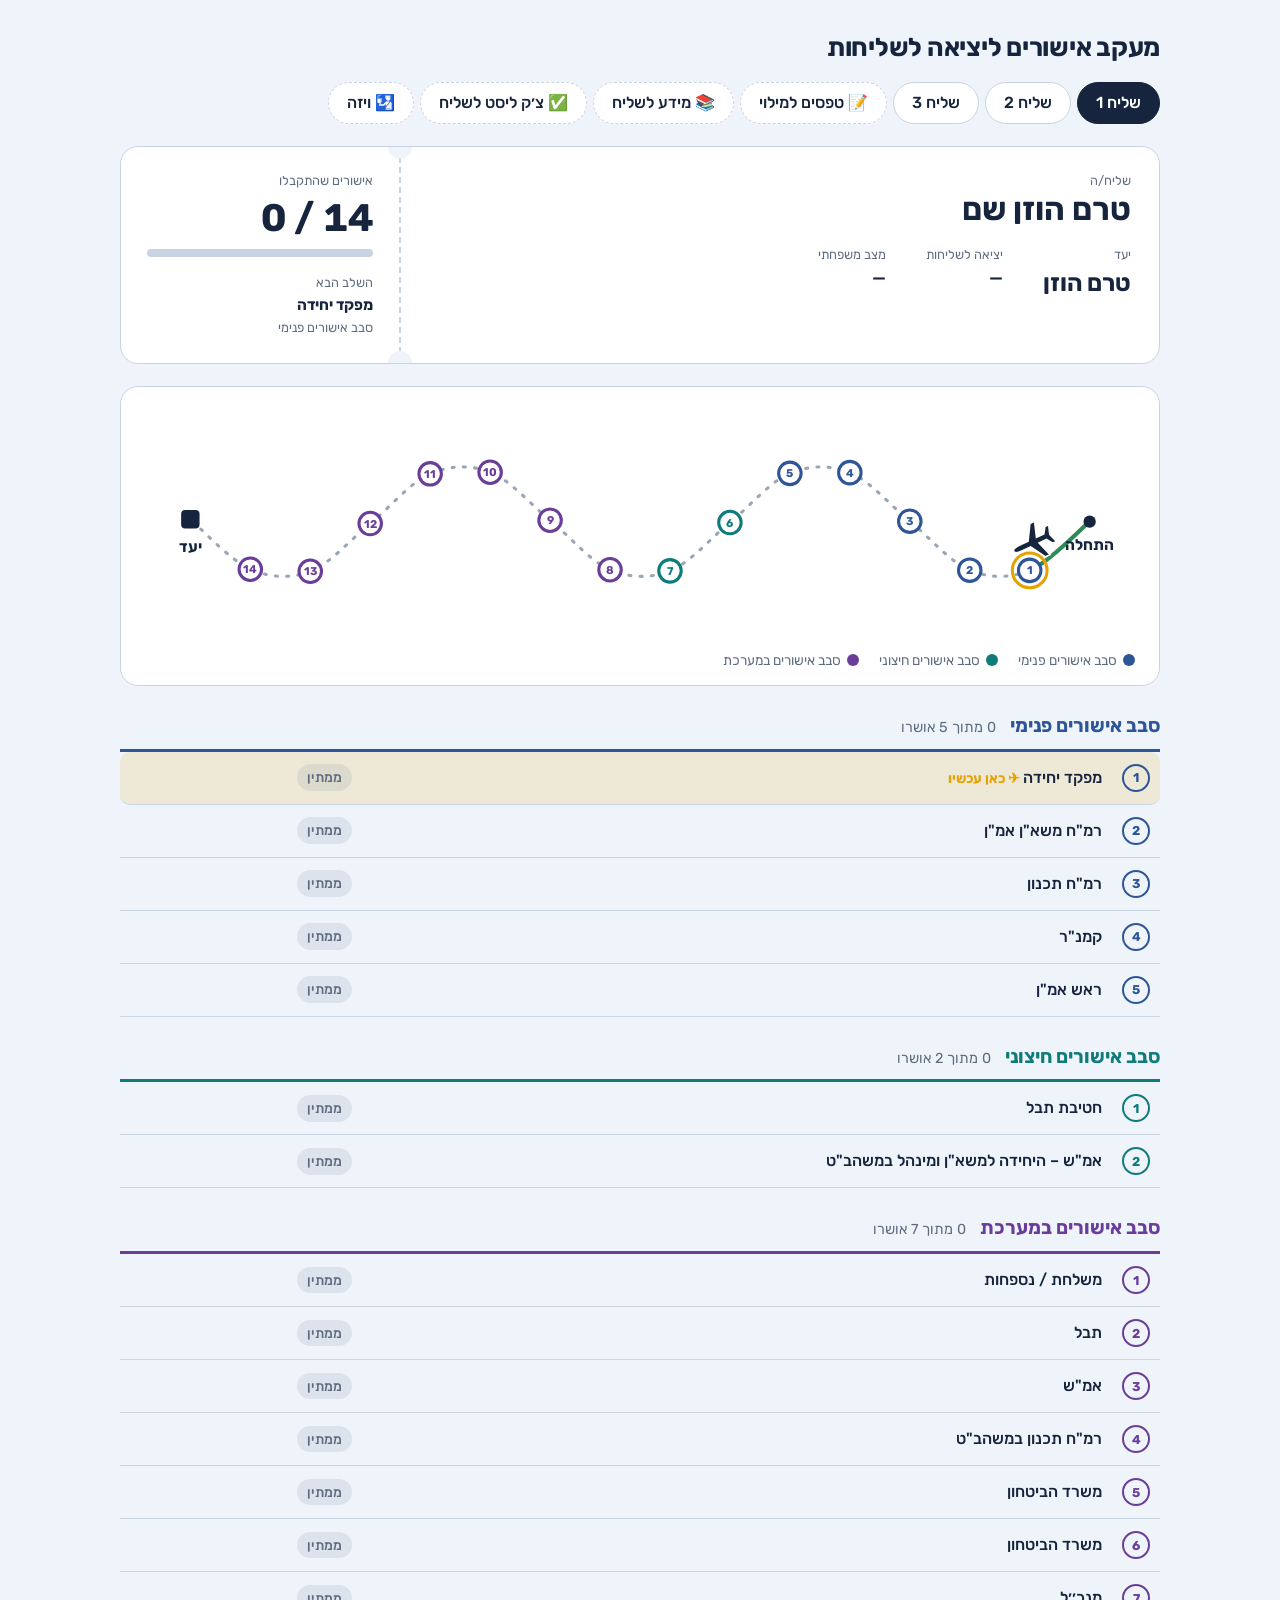
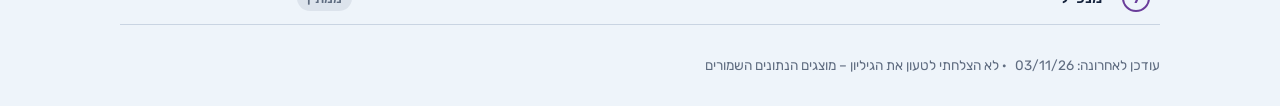
<file: index.html>
<!DOCTYPE html>
<html lang="he" dir="rtl">
<head>
  <meta charset="UTF-8">
  <meta name="viewport" content="width=device-width, initial-scale=1, viewport-fit=cover">
  <title>מעקב אישורים ליציאה לשליחות</title>
  <link rel="icon" href="data:image/svg+xml,<svg xmlns='http://www.w3.org/2000/svg' viewBox='0 0 100 100'><text y='.9em' font-size='90'>✈️</text></svg>">
  <link rel="preconnect" href="https://fonts.googleapis.com">
  <link rel="preconnect" href="https://fonts.gstatic.com" crossorigin>
  <link href="https://fonts.googleapis.com/css2?family=Rubik:wght@400;500;700&display=swap" rel="stylesheet">
  <link rel="stylesheet" href="style.css?v=20261119d">
  <link rel="manifest" href="manifest.webmanifest">
  <link rel="apple-touch-icon" href="icon-180.png">
  <meta name="apple-mobile-web-app-capable" content="yes">
  <meta name="apple-mobile-web-app-title" content="מעקב שליחות">
  <meta name="theme-color" content="#16243D">
</head>
<body>
  <header class="top">
    <h1 id="site-title">מעקב אישורים ליציאה לשליחות</h1>
    <nav class="tabs" id="tabs" aria-label="בחירת נסיעה"></nav>
  </header>

  <main>
    <!-- כרטיס עלייה למטוס -->
    <!-- דגשים בראש לשונית האוריינטציה -->
    <section class="orient-top" id="orient-top" hidden aria-label="דגשים לאוריינטציה">
      <p class="orient-note" id="orient-note"></p>
      <div class="calc" id="calc">
        <h2>🧮 מחשבון אש״ל ולינה</h2>
        <div class="calc-grid">
          <label class="cf wide"><span>מדינה / עיר יעד</span>
            <input id="c-dest" list="c-dest-list" placeholder="הקלידו מדינה או עיר, למשל: ארה״ב, פריז, Germany" autocomplete="off">
            <datalist id="c-dest-list"></datalist></label>
          <label class="cf"><span>תאריך יציאה</span><input id="c-from" type="date"></label>
          <label class="cf"><span>תאריך חזרה</span><input id="c-to" type="date"></label>
        </div>
        <div class="calc-out" id="c-out" aria-live="polite"></div>
        <p class="calc-sum" id="c-sum" aria-live="polite"></p>
        <p class="calc-note" id="c-note"></p>
      </div>
      <div class="notes-list" id="orient-notes"></div>
    </section>

    <section class="pass trip-only" aria-label="פרטי הנסיעה">
      <div class="pass-main">
        <div class="field">
          <span class="lbl">שליח/ה</span>
          <span class="val big" id="traveler"></span>
        </div>
        <div class="route">
          <div class="field">
            <span class="lbl">יעד</span>
            <span class="val dest" id="destination"></span>
          </div>
          <div class="field">
            <span class="lbl" id="departure-lbl">יציאה לשליחות</span>
            <span class="val" id="departure"></span>
          </div>
          <div class="field">
            <span class="lbl">מצב משפחתי</span>
            <span class="val" id="marital"></span>
          </div>
          <div class="field" id="f-spouse" hidden>
            <span class="lbl">בן/בת זוג</span>
            <span class="val" id="spouse"></span>
          </div>
          <div class="field" id="f-kids" hidden>
            <span class="lbl">כמות ילדים</span>
            <span class="val" id="kids"></span>
          </div>
        </div>
        <p class="countdown" id="countdown" hidden></p>
      </div>
      <div class="pass-stub">
        <span class="lbl">אישורים שהתקבלו</span>
        <span class="count" id="count"></span>
        <div class="bar" aria-hidden="true"><span id="bar-fill"></span></div>
        <p class="next" id="next"></p>
      </div>
    </section>

    <!-- מפת הטיסה -->
    <section class="map-wrap trip-only" aria-label="מסלול האישורים">
      <div class="map-scroll">
        <svg id="map" viewBox="0 0 1000 240" role="img" aria-labelledby="map-desc">
          <desc id="map-desc">מסלול טיסה שבו כל נקודה היא אישור, והמטוס עומד בשלב הנוכחי</desc>
        </svg>
      </div>
      <ul class="legend" id="legend"></ul>
    </section>

    <!-- טפסים למילוי -->
    <section class="forms" id="forms-section" aria-labelledby="forms-title" hidden>
      <h2 id="forms-title">📝 מסמכים וטפסים</h2>
      <p class="forms-hint">ממלאים באתר („מילוי מקוון”), לוחצים „הפקת הטופס” ושולחים בוואטסאפ. טופס שמולא מסומן ✓.</p>
      <p class="docs-summary" id="docs-summary" hidden></p>
      <div class="my-folder" id="my-folder" hidden></div>
      <ul class="forms-list" id="forms-list"></ul>
    </section>

    <!-- רשימת הסבבים -->
    <p id="empty-note" class="empty-note trip-only" hidden>עוד לא הוגדרו אישורים ללשונית הזו. כדי להוסיף – ממלאים סטטוס בעמודה שלה בגיליון.</p>
    <div id="rounds" class="trip-only"></div>

    <!-- לפני הנסיעה – מקדמה (אוריינטציה) -->
    <section class="after-trip" id="before-trip" hidden aria-labelledby="before-title">
      <h2 id="before-title">💳 לפני הנסיעה – מקדמה / הקצאה בכרטיס אשראי</h2>
      <ol class="after-list">
        <li><strong>טופס מקדמה מזומן / הקצאה בכרטיס אשראי</strong>
          <div class="form-acts"><a class="fbtn primary" id="adv-online" href="form.html?f=advance">✍️ מילוי מקוון</a><a class="fbtn" href="form-advance.pdf" download>⬇ הורדה</a></div></li>
        <li><strong>צילום כרטיס האשראי האישי</strong> משני צדדיו.</li>
        <li><strong>טופס ניהול חשבון.</strong></li>
      </ol>
    </section>

    <!-- אחרי הנסיעה (אוריינטציה) -->
    <section class="after-trip" id="after-trip" hidden aria-labelledby="after-title">
      <h2 id="after-title">📄 אחרי הנסיעה – התחשבנות</h2>
      <p>לאחר החזרה מהנסיעה יש לקבוע תור ב-<strong>MY VISIT</strong> ולהביא את המסמכים הבאים:</p>
      <ol class="after-list">
        <li><strong>טופס התחשבנות</strong>
          <div class="form-acts"><a class="fbtn primary" id="settle-online" href="form.html?f=settlement">✍️ מילוי מקוון</a><a class="fbtn" href="form-settlement.pdf" download>⬇ הורדה</a></div></li>
        <li><strong>קבלת מלון</strong> – במידה והמלון לא שולם מראש, יש לוודא שהמלון מביא קבלה עם: שם על הקבלה, ופירוט מחיר לכל לילה. עלות פר לילה לחדר חייבת לעמוד בקצובה שנקבעה (העלות לא חייבת להיות זהה בכל הלילות). במלון שהוזמן עצמאית – יש לוודא מול המלון את העלות פר לילה לחדר ושהיא לא חורגת מהקצובה.</li>
        <li><strong>קבלה על תחבורה בארץ</strong>
          <ul>
            <li>אין תקרה – יש למצות את האופציה הזולה ביותר בהתאם לזמינות (תחבורה ציבורית ← מונית).</li>
            <li>אפשר להחנות את הרכב בחנייה מקורה עד <strong>45 ₪ ליום</strong>, על ימי התפקיד בלבד. מי שבוחר חנייה יקרה יותר – משלים מכיסו את ההפרש לכל יום.</li>
            <li>נוסע שגר במרחק גדול משדה התעופה מתבקש לבחון הגעה בתחבורה ציבורית, באופן מלא או חלקי, משיקולי סבירות ומידתיות. יש לעדכן את קצין הנסיעות על עלויות גבוהות לטובת אישור משרד הביטחון על ההחזר.</li>
          </ul></li>
        <li><strong>קבלה על תחבורה בחו״ל</strong> – בנסיעות אוריינטציה יש הגבלה של עד <strong>200 דולר</strong>. גם השכרת רכב נכנסת בתקרה הזו, וכל הוצאה מעבר לתקרה היא על חשבון השליח.</li>
        <li><strong>אש״ל (ארוחות)</strong> – בטופס ההתחשבנות מצהירים מה קיבלתם ומה לא קיבלתם.</li>
        <li><strong>צילום כרטיס אשראי</strong> ברור משני הצדדים – <strong>לשלוח בוואטסאפ</strong>.</li>
        <li><strong>כרטיס הטיסה</strong> שנשלח אליכם בתחילת הנסיעה.</li>
      </ol>
    </section>

    <!-- מידע לשליח -->
    <section class="info mission-only" id="info-section" hidden aria-labelledby="info-title">
      <h2 id="info-title">📚 מידע לשליח</h2>
      <div class="search-box" role="search">
        <label for="q" class="search-lbl">🔍 יש לך שאלה? כתבו כאן</label>
        <div class="search-row">
          <input id="q" type="search" placeholder="למשל: כמה לילות מלון? חניה בשדה? ילדים בגיל גיוס" autocomplete="off" enterkeyhint="search">
          <button type="button" class="fbtn primary" id="q-go">חיפוש</button>
        </div>
        <p class="search-hint">החיפוש מציג קטעים מתוך המידע באתר ומתוך חוברת ההכנה לשליחות, עם המקור. הנוסח המחייב – הוראות התכ״ם.</p>
        <div id="q-results" aria-live="polite"></div>
      </div>
      <div class="prep" id="prep" hidden>
        <h3 id="prep-title">🎞️ מצגת</h3>
        <div class="prep-top">
          <label class="visa-ch"><span>קפיצה לנושא</span><select id="prep-chapter"></select></label>
          <a class="fbtn" id="prep-pdf" download>⬇ הורדת המצגת (PDF)</a>
        </div>
        <div class="viewer" id="prep-viewer">
          <figure class="slide"><img id="prep-img" alt=""></figure>
          <div class="viewer-bar">
            <button type="button" class="vbtn" id="prep-prev" aria-label="השקופית הקודמת">→</button>
            <span id="prep-count" aria-live="polite"></span>
            <button type="button" class="vbtn" id="prep-next" aria-label="השקופית הבאה">←</button>
            <a class="vzoom" id="prep-zoom" target="_blank" rel="noopener">🔍 הגדלה</a>
          </div>
        </div>
      </div>
      <div class="faq" id="faq" hidden>
        <h3>❓ שאלות נפוצות</h3>
        <div id="faq-list"></div>
      </div>
      <div class="notes-list" id="notes-list"></div>
      <div class="info-grid" id="info-list"></div>
      <details class="a2hs"><summary>📲 איך שמים את האתר במסך הבית של הטלפון</summary>
        <p><strong>אייפון (Safari):</strong> לוחצים על כפתור השיתוף <span aria-hidden="true">⬆️</span> ← „הוספה למסך הבית” ← „הוסף”.</p>
        <p><strong>אנדרואיד (Chrome):</strong> לוחצים על ⋮ למעלה ← „הוספה למסך הבית” / „התקנת האפליקציה”.</p>
        <p>מעכשיו האתר נפתח מהאייקון ✈️ כמו אפליקציה.</p>
      </details>
      <p class="takam-note">⚖️ <strong>אין להסתמך על המידע שבכרטיסים בדף הזה</strong> – הוא סיכום כללי בלבד. לפני כל החלטה יש להיכנס <strong>להוראות התכ״ם</strong> ולבדוק את הנוסח העדכני. במקרה של סתירה בין החוברת או הדף הזה לבין הוראות התכ״ם – <strong>הוראות התכ״ם גוברות</strong>.</p>
    </section>

    <!-- זכויות השליח -->
    <section class="rights mission-only" id="rights-section" hidden aria-labelledby="rights-title">
      <h2 id="rights-title">🧭 הזכויות שלך כשליח/ה</h2>
      <p class="forms-hint">סיכום מתוך הצ׳ק ליסט לפני שליחות. הנוסח המחייב – הוראות התכ״ם.</p>
      <div class="rights-grid" id="rights-list"></div>
    </section>

    <!-- צ'ק ליסט -->
    <section class="checklist mission-only" id="checklist-section" hidden aria-labelledby="cl-title">
      <h2 id="cl-title">✅ צ׳ק ליסט לשליחות</h2>
      <p class="forms-hint">מסמנים ✓ על כל משימה שסיימת. הסימונים נשמרים במכשיר שלך. בסוף – חותמים על אישור שסיימת הכול.</p>
      <p class="cl-status" id="cl-status" hidden></p>
      <div class="cl-progress"><span id="cl-count"></span><div class="bar" aria-hidden="true"><span id="cl-bar"></span></div></div>
      <div id="cl-list"></div>
      <div class="cl-done"><a class="fbtn primary" id="cl-sign" href="form.html?f=checklist">✍️ סיימתי – חתימה על אישור סיום</a></div>
    </section>

    <!-- ויזה -->
    <section class="visa" id="visa-section" hidden aria-labelledby="visa-title">
      <h2 id="visa-title"></h2>
      <p class="forms-hint" id="visa-sub"></p>
      <div class="form-acts visa-links">
        <a class="fbtn primary" id="visa-site" target="_blank" rel="noopener">🌐 לאתר בקשת הוויזה</a>
        <a class="fbtn" id="visa-pdf" download>⬇ הורדת המדריך (PDF)</a>
      </div>
      <label class="visa-ch"><span>קפיצה לפרק</span><select id="visa-chapter"></select></label>
      <div class="viewer" id="visa-viewer">
        <figure class="slide"><img id="visa-img" alt=""></figure>
        <div class="viewer-bar">
          <button type="button" class="vbtn" id="visa-prev" aria-label="השקופית הקודמת">→</button>
          <span id="visa-count" aria-live="polite"></span>
          <button type="button" class="vbtn" id="visa-next" aria-label="השקופית הבאה">←</button>
          <a class="vzoom" id="visa-zoom" target="_blank" rel="noopener">🔍 הגדלה</a>
        </div>
      </div>
      <div class="thumbs" id="visa-thumbs"></div>
    </section>
  </main>

  <footer class="foot"><span id="updated-wrap">עודכן לאחרונה: <span id="updated"></span></span> <span id="sync-state"></span></footer>

  <script src="data.js?v=20261119d"></script>
  <script src="mission-info.js?v=20261119d"></script>
  <script src="allowances.js?v=20261119d"></script>
  <script src="app.js?v=20261119d"></script>
</body>
</html>
</file>
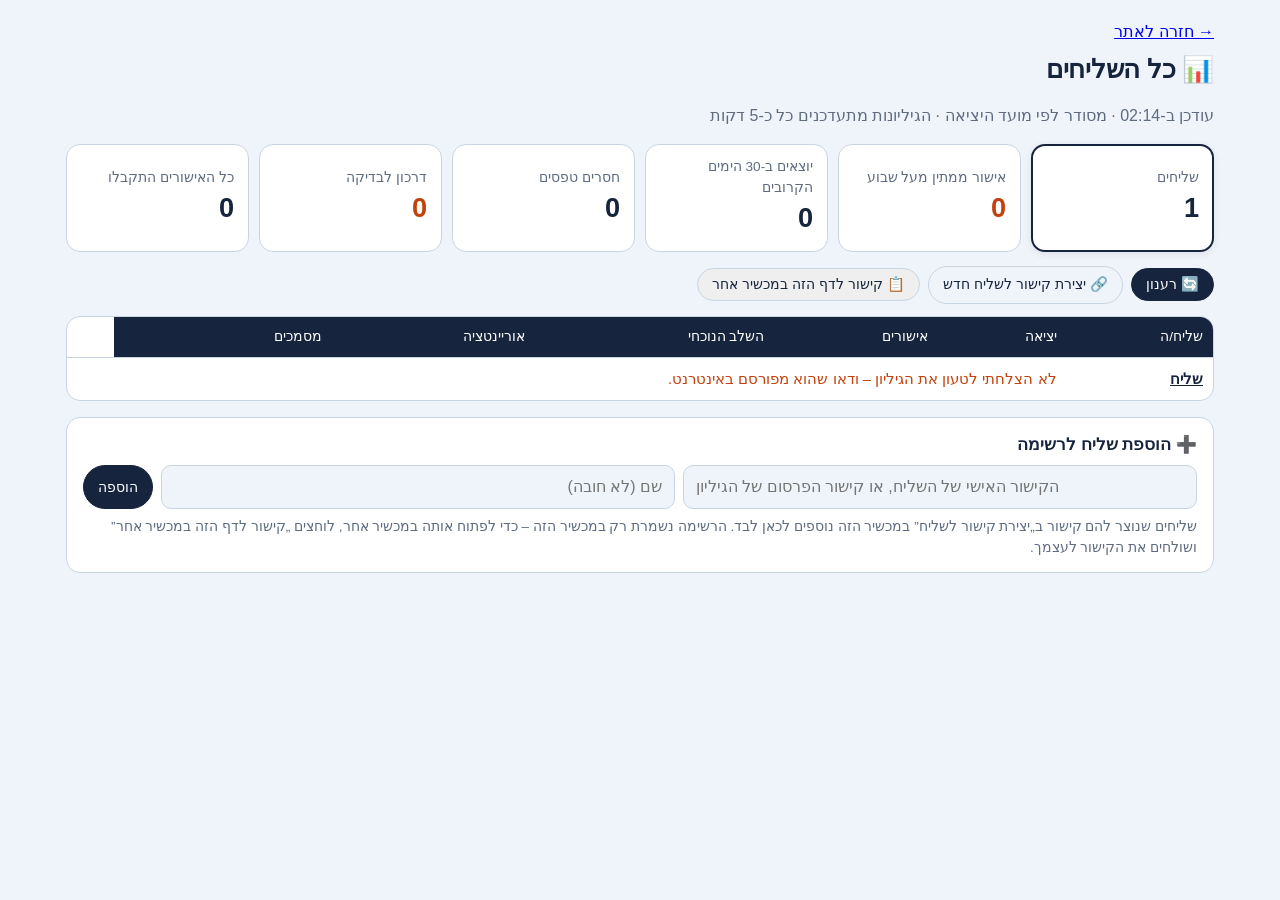
<file: admin-2.html>
<!doctype html>
<html lang="he" dir="rtl">
<head>
<meta charset="utf-8">
<meta name="viewport" content="width=device-width, initial-scale=1">
<title>כל השליחים – ניהול</title>
<meta name="robots" content="noindex">
<link rel="stylesheet" href="style.css">
<style>
  .ad{max-width:1180px;margin:0 auto;padding:20px 16px 60px}
  .ad h1{font-size:1.6rem;margin:6px 0 2px}
  .muted{color:var(--muted)}
  .top-row{display:flex;flex-wrap:wrap;gap:8px;align-items:center;margin:12px 0}
  .kpis{display:grid;grid-template-columns:repeat(6,1fr);gap:10px;margin:14px 0}
  .kpi{background:var(--paper);border:1px solid var(--line);border-radius:14px;padding:12px 14px;font:inherit;color:inherit;text-align:start;cursor:pointer}
  .kpi:hover{border-color:var(--ink)}
  .kpi.on{border:2px solid var(--ink);padding:11px 13px;box-shadow:0 2px 8px rgb(0 0 0/.08)}
  .flt-note{margin:-4px 0 10px;font-weight:600;color:var(--muted)}
  .flt-note button{font:inherit;font-weight:700;color:var(--ink);background:none;border:none;text-decoration:underline;cursor:pointer}
  .upd{background:color-mix(in srgb,var(--ok) 8%,var(--paper));border:1px solid color-mix(in srgb,var(--ok) 35%,var(--line));border-inline-start:5px solid var(--ok);border-radius:14px;padding:14px 16px;margin:0 0 14px}
  .upd h2{margin:0 0 2px;font-size:1.15rem}
  .upd .small{font-size:.85rem;margin:0 0 10px}
  .upd ul{list-style:none;margin:0;padding:0;display:grid;gap:8px}
  .upd li{display:flex;flex-wrap:wrap;gap:8px 12px;align-items:center;background:var(--paper);border:1px solid var(--line);border-radius:12px;padding:10px 12px}
  .upd li .who{font-weight:800;min-width:120px}
  .upd li .what{flex:1;min-width:180px;display:flex;flex-wrap:wrap;gap:6px}
  .upd li .what span{font-size:.85rem;font-weight:700;border-radius:999px;padding:2px 10px;background:var(--sky)}
  .upd li .what span.ok{background:color-mix(in srgb,var(--ok) 14%,transparent);color:var(--ok)}
  .upd li .what span.no{background:color-mix(in srgb,var(--no) 12%,transparent);color:var(--no)}
  .upd li .act{display:flex;gap:6px;align-items:center}
  .upd li.sent{opacity:.6}
  .upd .dis{font:inherit;font-size:.8rem;color:var(--muted);background:none;border:1px solid var(--line);border-radius:999px;padding:3px 10px;cursor:pointer}
  .pass-tag{display:inline-block;margin-top:4px;font-size:.75rem;font-weight:700;color:var(--no)}
  .pass-tag.warn{color:color-mix(in srgb,var(--amber) 75%,var(--ink))}
  .kpi span{display:block;color:var(--muted);font-size:.85rem}
  .kpi strong{font-size:1.7rem}
  .kpi.warn strong{color:var(--no)}
  @media (max-width:900px){.kpis{grid-template-columns:repeat(3,1fr)}}
  @media (max-width:560px){.kpis{grid-template-columns:1fr 1fr}}
  .tblw{background:var(--paper);border:1px solid var(--line);border-radius:14px;overflow:hidden}
  table{width:100%;border-collapse:collapse;font-size:.93rem}
  th{background:var(--ink);color:var(--paper);font-weight:500;text-align:right;padding:10px 10px;font-size:.85rem;white-space:nowrap}
  td{padding:10px;border-top:1px solid var(--line);vertical-align:top}
  tr.late td{background:color-mix(in srgb,var(--no) 6%,transparent)}
  .nm a{font-weight:700;color:var(--ink)}
  .sub{display:block;color:var(--muted);font-size:.8rem}
  .bar{height:7px;border-radius:9px;background:var(--line);margin-top:5px;overflow:hidden;min-width:70px}
  .bar i{display:block;height:100%;background:var(--ok)}
  .late-t{color:var(--no);font-weight:700}
  .soon{color:var(--amber);font-weight:700}
  .done{color:var(--ok);font-weight:700}
  .err{color:var(--no)}
  .x{background:none;border:0;color:var(--muted);cursor:pointer;font-size:1rem;padding:2px 6px}
  .x:focus-visible{outline:3px solid var(--amber);border-radius:6px}
  @media (max-width:760px){
    table,thead,tbody,tr,td{display:block} thead{display:none}
    tr{border-top:1px solid var(--line);padding:8px 0} td{border:0;padding:4px 12px}
    td[data-l]:before{content:attr(data-l) ": ";color:var(--muted);font-size:.8rem}
  }
  .card{background:var(--paper);border:1px solid var(--line);border-radius:14px;padding:14px 16px;margin:16px 0}
  .card h2{font-size:1.05rem;margin:0 0 8px}
  .add{display:flex;gap:8px;flex-wrap:wrap}
  .add input{flex:1;min-width:220px;font:inherit;color:var(--ink);background:var(--sky);border:1.5px solid var(--line);border-radius:10px;padding:9px 12px}
  .add input.u{direction:ltr;text-align:left}
  .note{font-size:.85rem;color:var(--muted);margin:8px 0 0}
  .msgline{margin:8px 0;padding:10px 12px;border-radius:10px;background:color-mix(in srgb,var(--amber) 18%,transparent);font-size:.9rem}
  .det-btn{font:inherit;font-size:.82rem;background:none;border:1px solid var(--line);border-radius:999px;padding:2px 10px;cursor:pointer;color:var(--ink);margin-top:4px}
  tr.det td{background:var(--sky);padding:12px 14px}
  .det-grid{display:grid;grid-template-columns:1fr 1fr;gap:18px}
  @media (max-width:760px){.det-grid{grid-template-columns:1fr}}
  .det-grid h4{margin:0 0 6px;font-size:.92rem}
  .det-grid ul{margin:0;padding:0;list-style:none;font-size:.86rem}
  .det-grid li{padding:3px 0;border-bottom:1px solid var(--line)}
  .det-grid li.ok{color:var(--ok)} .det-grid li.miss{color:var(--muted)}
  .det-grid .t{color:var(--muted);font-size:.78rem;margin-inline-start:6px}
  .wa-rem{display:inline-block;margin-top:6px;font-size:.8rem;font-weight:700;color:#fff;background:#1fa855;border-radius:999px;padding:3px 10px;text-decoration:none;white-space:nowrap}
  .wa-rem.ok{background:var(--muted)}
  .upd.fly{background:color-mix(in srgb,#2E5597 8%,var(--paper));border-color:color-mix(in srgb,#2E5597 35%,var(--line));border-inline-start-color:#2E5597}
</style>
</head>
<body>
<main class="ad">
  <a class="back" href="index.html">→ חזרה לאתר</a>
  <h1>📊 כל השליחים</h1>
  <p class="muted" id="stamp">טוען…</p>

  <div class="kpis">
    <button type="button" class="kpi on" data-f="all"><span>שליחים</span><strong id="k-n">–</strong></button>
    <button type="button" class="kpi warn" data-f="late"><span>אישור ממתין מעל שבוע</span><strong id="k-late">–</strong></button>
    <button type="button" class="kpi" data-f="soon"><span>יוצאים ב-30 הימים הקרובים</span><strong id="k-soon">–</strong></button>
    <button type="button" class="kpi" data-f="miss"><span>חסרים טפסים</span><strong id="k-miss">–</strong></button>
    <button type="button" class="kpi warn" data-f="pass"><span>דרכון לבדיקה</span><strong id="k-pass">–</strong></button>
    <button type="button" class="kpi" data-f="done"><span>כל האישורים התקבלו</span><strong id="k-done">–</strong></button>
  </div>
  <p class="flt-note" id="flt-note" hidden></p>

  <section class="upd fly" id="fly" hidden aria-labelledby="fly-h">
    <h2 id="fly-h">✈️ טסים היום</h2>
    <p class="muted small">לוחצים 📲 – ונפתחת ברכה מוכנה בוואטסאפ.</p>
    <ul id="fly-list"></ul>
  </section>

  <section class="upd" id="upd" hidden aria-labelledby="upd-h">
    <h2 id="upd-h">📣 עדכונים לשליחה</h2>
    <p class="muted small">אישורים שהשתנו בגיליון מאז הפעם הקודמת שפתחת את הדף. לוחצים 📲 – ונפתחת הודעה מוכנה בוואטסאפ.</p>
    <ul id="upd-list"></ul>
  </section>

  <p class="msgline" id="api-msg" hidden></p>
  <div class="top-row">
    <button class="fbtn primary" id="refresh" type="button">🔄 רענון</button>
    <button class="fbtn" id="code-btn" type="button">🔑 קוד ניהול</button>
    <a class="fbtn" href="link.html">🔗 יצירת קישור לשליח חדש</a>
    <button class="fbtn" id="share" type="button">📋 קישור לדף הזה במכשיר אחר</button>
  </div>

  <div class="tblw">
    <table>
      <thead><tr><th>שליח/ה</th><th>יציאה</th><th>אישורים</th><th>השלב הנוכחי</th><th>אוריינטציה</th><th>טפסים</th><th>צ׳ק ליסט</th><th></th></tr></thead>
      <tbody id="rows"></tbody>
    </table>
  </div>

  <section class="card">
    <h2>➕ הוספת שליח לרשימה</h2>
    <div class="add">
      <input id="add-link" class="u" type="url" placeholder="הקישור האישי של השליח, או קישור הפרסום של הגיליון">
      <input id="add-name" type="text" placeholder="שם (לא חובה)">
      <button class="fbtn primary" id="add-go" type="button">הוספה</button>
    </div>
    <p class="note">שליחים שנוצר להם קישור ב„יצירת קישור לשליח” במכשיר הזה נוספים לכאן לבד. הרשימה נשמרת רק במכשיר הזה – כדי לפתוח אותה במכשיר אחר, לוחצים „קישור לדף הזה במכשיר אחר” ושולחים את הקישור לעצמך.</p>
  </section>
</main>

<script src="data.js?v=20261119a"></script>
<script src="mission-info.js?v=20261119a"></script>
<script src="app.js?v=20261119a"></script>
<script>
(() => {
const KEY = "traveler-links";
try{ localStorage.setItem("admin-on", "1"); }catch(e){}
const load = () => { try{ return JSON.parse(localStorage.getItem(KEY) || "[]"); }catch(e){ return []; } };
const save = v => { try{ localStorage.setItem(KEY, JSON.stringify(v)); }catch(e){} };
const parseCode = u => {
  u = String(u || "");
  const m = u.match(/[?&]s=(2PACX-[\w-]{20,})/) || u.match(/\/d\/e\/(2PACX-[\w-]{20,})\//);
  if(!m) return null;
  const g = (u.match(/[?&]g=(\d+)/) || u.match(/[?&]gid=(\d+)/) || [])[1] || "";
  return { s: m[1], g };
};
const BASE = location.href.replace(/admin\.html.*$/, "");
const personal = p => BASE + "?s=" + p.s + (p.g ? "&g=" + p.g : "");
const csvOf = p => `https://docs.google.com/spreadsheets/d/e/${p.s}/pub?${p.g ? "gid=" + p.g + "&single=true&" : ""}output=csv`;

// ייבוא מקישור: admin.html#t=<קוד>.<לשונית>,<קוד>.<לשונית>
(function importHash(){
  const m = location.hash.match(/^#t=(.+)$/); if(!m) return;
  const v = load();
  decodeURIComponent(m[1]).split(",").forEach(x => {
    const [s, g] = x.split("."); if(!/^2PACX-[\w-]{20,}$/.test(s)) return;
    const link = personal({ s, g: (g || "").replace(/\D/g, "") });
    if(!v.some(r => r.link === link)) v.push({ name: "", link });
  });
  save(v); history.replaceState(null, "", "admin.html");
})();

function sources(){
  const out = [];
  const main = (typeof SHEET_CSV_URL === "string" ? SHEET_CSV_URL : "").trim();
  if(main) out.push({ name: "", link: BASE, csv: main, main: true });
  load().forEach((r, i) => { const p = parseCode(r.link); if(p) out.push({ name: r.name, link: personal(p), csv: csvOf(p), idx: i }); });
  const seen = new Set(); return out.filter(r => !seen.has(r.csv) && seen.add(r.csv));
}

function summarize(trips){
  const mis = trips.find(t => isMission(t) && t.rounds.length) || trips[0];
  const ori = trips.find(t => !isMission(t) && t.rounds.length);
  const prog = t => { if(!t) return null; const st = flatten(t); const ok = st.filter(s => s.status === "אושר").length;
    const ci = st.findIndex(s => s.status !== "אושר"); return { ok, n: st.length, cur: ci === -1 ? null : st[ci] }; };
  const docs = mis && mis.docs ? Object.keys(mis.docs) : [];
  const got = docs.filter(k => docStatus(mis, k) === "ok").length;
  return { mis, ori, p: prog(mis), po: prog(ori), docs: docs.length, got };
}

const API = (typeof STATUS_API === "string" ? STATUS_API.trim() : "");
const codeGet = () => { try{ return localStorage.getItem("admin-code") || ""; }catch(e){ return ""; } };
let statusRows = null;
async function loadStatus(){
  const m = document.getElementById("api-msg"); m.hidden = true; statusRows = null;
  if(!API) return;
  const code = codeGet();
  if(!code){ m.hidden = false; m.textContent = "כדי לראות אילו טפסים כל שליח מילא – לוחצים „🔑 קוד ניהול” ומקלידים את הקוד."; return; }
  try{
    const r = await fetch(API + "?all=1&admin=" + encodeURIComponent(code) + "&_=" + Date.now());
    const j = await r.json();
    if(!j.ok){ m.hidden = false; m.textContent = j.error === "admin code" ? "קוד הניהול לא נכון. לוחצים „🔑 קוד ניהול” ומקלידים שוב." : "לא הצלחתי לקרוא את גיליון המעקב."; return; }
    statusRows = j.rows || [];
  }catch(e){ m.hidden = false; m.textContent = "לא הצלחתי להתחבר לשירות שמירת הסטטוסים."; }
}
const keyOf = s => { if(s.main) return "main"; const p = parseCode(s.link); return p ? p.s + "." + (p.g || "0") : ""; };
const FORM_LIST = () => (typeof FORMS !== "undefined" ? FORMS : []).filter(f => f && f.title).map(f => {
  const m = f.online && f.online.match(/[?&]f=([\w-]+)/); return { pk: m ? "f:" + m[1] : f.online === "form-contact.html" ? "f:contact" : "t:" + f.title, title: f.title }; });
const CL_LIST = () => (typeof CHECKLIST !== "undefined" ? CHECKLIST : []).flatMap(g => g.items.map(i => i.title));
function statusFor(key){
  if(!statusRows) return null;
  const mine = statusRows.filter(r => String(r.key) === key);
  const forms = new Map(), checks = new Map();
  mine.forEach(r => (r.kind === "check" ? checks : forms).set(String(r.item), r));
  return { forms, checks };
}
const fmtTs = ts => { const d = new Date(ts); return isNaN(d) ? "" : d.toLocaleDateString("he-IL", { day: "2-digit", month: "2-digit" }) + " " + d.toLocaleTimeString("he-IL", { hour: "2-digit", minute: "2-digit" }); };

let results = [];
async function refresh(){
  document.getElementById("stamp").textContent = "טוען…";
  await loadStatus();
  const src = sources();
  results = await Promise.all(src.map(async s => {
    try{
      const r = await fetch(s.csv + (s.csv.includes("?") ? "&" : "?") + "_=" + Date.now(), { cache: "no-store" });
      if(!r.ok) throw new Error(r.status);
      const trips = tripsFromSheet(parseCSV(await r.text()));
      return { s, d: summarize(trips), trips };
    }catch(e){ return { s, err: true }; }
  }));
  collectUpdates();
  draw();
}

// ===== 📣 עדכונים לשליחה =====
const UPD_SENT = new Set();
function collectUpdates(){
  results.forEach(r => {
    if(r.err || !r.trips) return;
    const sk = "admin-seen:" + r.s.csv, pk = "admin-pending:" + r.s.csv;
    const now = stepSnapshot(r.trips), prev = memGet(sk);
    const ch = stepChanges(prev, now);
    memSet(sk, now);
    if(ch.length){
      const pend = (memGet(pk) || []).filter(p => !ch.some(c => c.key === p.key));
      memSet(pk, pend.concat(ch));
    }
    // שלב שחזר ל„ממתין” או השתנה שוב – מעדכנים לפי המצב הנוכחי
    const pend = (memGet(pk) || []).filter(p => now[p.key] && now[p.key] !== "ממתין").map(p => ({ ...p, status: now[p.key] }));
    memSet(pk, pend);
    r.pending = pend;
  });
}
function updMessage(r){
  const t = r.d.mis || {}, first = String(t.traveler || "").trim().split(/\s+/)[0];
  const multi = new Set(r.pending.map(p => p.title)).size > 1 || r.pending.some(p => p.title !== t.title);
  const lines = r.pending.map(p => { const who = p.role + (multi ? ` (${p.title})` : "");
    return p.status === "אושר" ? `✓ ${who} – אישר/ה` : p.status === "נדחה" ? `⚠ ${who} – יש עדכון, אחזור אליך עם פרטים` : `⏳ ${who} – בטיפול`; });
  const anyOk = r.pending.some(p => p.status === "אושר");
  let msg = (first ? `היי ${first}, ` : "היי, ") + "עדכון לגבי היציאה לשליחות" + (anyOk ? " 🎉" : "") + "\n" + lines.join("\n") + "\n";
  const p = r.d.p;
  if(p && p.n){ msg += p.cur ? `\nהשלב הבא: ${p.cur.role}` : "\nכל האישורים התקבלו! ✓"; msg += `\nאושרו עד עכשיו: ${p.ok} מתוך ${p.n}\n`; }
  return msg + "\nהקישור האישי שלך:\n" + r.s.link;
}
function drawUpdates(){
  const box = document.getElementById("upd"), ul = document.getElementById("upd-list"); ul.innerHTML = "";
  const list = results.filter(r => !r.err && r.pending && r.pending.length);
  box.hidden = !list.length;
  list.forEach(r => {
    const t = r.d.mis || {}, li = document.createElement("li"), sent = UPD_SENT.has(r.s.csv);
    if(sent) li.className = "sent";
    const who = document.createElement("span"); who.className = "who"; who.textContent = t.traveler || r.s.name || "שליח";
    const what = document.createElement("span"); what.className = "what";
    r.pending.forEach(p => { const s = document.createElement("span"); s.className = p.status === "אושר" ? "ok" : p.status === "נדחה" ? "no" : "";
      s.textContent = (p.status === "אושר" ? "✓ " : p.status === "נדחה" ? "✖ " : "⏳ ") + p.role + " – " + p.status; what.append(s); });
    const act = document.createElement("span"); act.className = "act";
    let ph = String(t.phone || "").replace(/\D/g, ""); if(/^0\d{8,9}$/.test(ph)) ph = "972" + ph.slice(1);
    const wa = document.createElement("a"); wa.className = "wa-rem"; wa.target = "_blank"; wa.rel = "noopener";
    wa.href = "https://wa.me/" + (ph.length >= 11 ? ph : "") + "?text=" + encodeURIComponent(updMessage(r));
    wa.textContent = sent ? "✓ נשלח" : "📲 שליחת עדכון";
    const clear = () => { memSet("admin-pending:" + r.s.csv, []); r.pending = []; };
    wa.onclick = () => { UPD_SENT.add(r.s.csv); setTimeout(() => { clear(); }, 0); li.className = "sent"; wa.textContent = "✓ נשלח"; };
    const dis = document.createElement("button"); dis.type = "button"; dis.className = "dis"; dis.textContent = "✕ לא צריך"; dis.title = "להסיר בלי לשלוח";
    dis.onclick = () => { clear(); drawUpdates(); };
    act.append(wa); if(!sent) act.append(dis);
    li.append(who, what, act); ul.append(li);
  });
}

let FLT = "all";
const FLT_NAMES = { late: "אישור ממתין מעל שבוע", soon: "יוצאים ב-30 הימים הקרובים", miss: "חסרים טפסים", pass: "דרכון לבדיקה", done: "כל האישורים התקבלו" };
document.querySelectorAll(".kpi[data-f]").forEach(b => b.onclick = () => { FLT = (FLT === b.dataset.f || b.dataset.f === "all") ? "all" : b.dataset.f; draw(); });
function drawFly(){
  const box = document.getElementById("fly"), ul = document.getElementById("fly-list"); ul.innerHTML = "";
  const today = todayISO();
  const list = results.filter(r => !r.err && r.d && r.d.mis && r.d.mis.departure === today);
  box.hidden = !list.length;
  list.forEach(r => {
    const t = r.d.mis, li = document.createElement("li");
    const who = document.createElement("span"); who.className = "who"; who.textContent = t.traveler || r.s.name || "שליח";
    const what = document.createElement("span"); what.className = "what"; const s = document.createElement("span"); s.textContent = "✈ " + (t.destination || "יציאה לשליחות"); what.append(s);
    const first = String(t.traveler || "").trim().split(/\s+/)[0];
    let ph = String(t.phone || "").replace(/\D/g, ""); if(/^0\d{8,9}$/.test(ph)) ph = "972" + ph.slice(1);
    const sentKey = "fly-sent:" + r.s.csv + ":" + today, sent = !!memGet(sentKey);
    const wa = document.createElement("a"); wa.className = "wa-rem" + (sent ? " ok" : ""); wa.target = "_blank"; wa.rel = "noopener";
    wa.href = "https://wa.me/" + (ph.length >= 11 ? ph : "") + "?text=" + encodeURIComponent((first ? `היי ${first}, ` : "") + flightWish(t));
    wa.textContent = sent ? "✓ נשלח" : "📲 שליחת ברכה";
    wa.onclick = () => { memSet(sentKey, 1); wa.textContent = "✓ נשלח"; wa.classList.add("ok"); };
    const act = document.createElement("span"); act.className = "act"; act.append(wa);
    li.append(who, what, act); ul.append(li);
  });
}
function draw(){
  drawFly();
  drawUpdates();
  const today = todayISO(), tb = document.getElementById("rows"); tb.innerHTML = "";
  const rows = results.map(r => {
    if(r.err) return { r, sort: 1e9 };
    const dep = r.d.mis && r.d.mis.departure, days = dep && /^\d{4}-\d{2}-\d{2}$/.test(dep) ? daysBetween(today, dep) : null;
    const cur = r.d.p && r.d.p.cur, wait = cur && cur.date ? daysBetween(cur.date, today) : null;
    const miss = missingForms(r.d.mis), pc = passportCheck(r.d.mis);
    return { r, days, wait, late: wait !== null && wait > OVERDUE(), done: r.d.p && r.d.p.n && !cur, sort: days === null ? 1e8 : days,
      soon: days !== null && days >= 0 && days <= 30, miss: !!(miss && miss.length), pass: !!(pc && pc.level !== "ok"), pc };
  }).sort((a, b) => a.sort - b.sort);
  let late = 0, soon = 0, done = 0, nmiss = 0, npass = 0;
  rows.forEach(x => { if(x.miss) nmiss++; if(x.pass) npass++; });
  document.querySelectorAll(".kpi[data-f]").forEach(b => { b.classList.toggle("on", b.dataset.f === FLT); b.setAttribute("aria-pressed", b.dataset.f === FLT ? "true" : "false"); });
  const fn = document.getElementById("flt-note"); fn.hidden = FLT === "all";
  if(FLT !== "all"){ fn.innerHTML = `מוצגים רק: <b>${FLT_NAMES[FLT]}</b> · <button type="button" id="flt-clear">הצגת כולם</button>`; document.getElementById("flt-clear").onclick = () => { FLT = "all"; draw(); }; }
  rows.forEach(x => {
    if(!x.r.err){ if(x.late) late++; if(x.done) done++; if(x.soon) soon++; }
    if(FLT !== "all" && (x.r.err || !x[FLT])) return;
    const { r } = x, tr = document.createElement("tr");
    const td = (l, h) => { const c = document.createElement("td"); if(l) c.dataset.l = l; c.innerHTML = h; tr.append(c); return c; };
    if(r.err){
      td("", `<span class="nm"><a href="${esc(r.s.link)}" target="_blank" rel="noopener">${esc(r.s.name || "שליח")}</a></span>`);
      const c = td("", `<span class="err">לא הצלחתי לטעון את הגיליון – ודאו שהוא מפורסם באינטרנט.</span>`); c.colSpan = 6;
    } else {
      const d = r.d, t = d.mis || {};
      if(x.late) tr.className = "late";
      const name = t.traveler || r.s.name || "—";
      const nc = td("", `<span class="nm"><a href="${esc(r.s.link)}" target="_blank" rel="noopener">${esc(name)}</a></span><span class="sub">${esc(t.destination || "")}${r.s.main ? " · הגיליון הראשי" : ""}</span>`);
      // 📲 תזכורת בוואטסאפ – הודעה מוכנה לפי מה שעוד לא סומן „הוגש” בגיליון
      const miss = missingForms(t), first = String(t.traveler || "").trim().split(/\s+/)[0];
      const msg = (first ? `היי ${first}, ` : "היי, ") + "תזכורת לגבי היציאה לשליחות 🙂\n"
        + (miss && miss.length ? "עדיין חסרים לי:\n" + miss.map(m => "• " + m).join("\n") + "\n"
          : miss ? "כל הטפסים התקבלו – תודה! ✓\n" : "נא להשלים את הטפסים באתר.\n")
        + "\nהקישור האישי שלך:\n" + r.s.link;
      let ph = String(t.phone || "").replace(/\D/g, ""); if(/^0\d{8,9}$/.test(ph)) ph = "972" + ph.slice(1);
      const wa = document.createElement("a"); wa.className = "wa-rem" + (miss && !miss.length ? " ok" : ""); wa.target = "_blank"; wa.rel = "noopener";
      wa.href = "https://wa.me/" + (ph.length >= 11 ? ph : "") + "?text=" + encodeURIComponent(msg);
      wa.textContent = miss && miss.length ? `📲 תזכורת (${miss.length} חסרים)` : "📲 הודעה בוואטסאפ";
      nc.append(wa);
      if(x.pass){ const pt = document.createElement("span"); pt.className = "pass-tag " + (x.pc.level === "warn" ? "warn" : ""); pt.textContent = x.pc.level === "bad" ? "⚠ דרכון פג תוקף" : "⚠ דרכון – פחות מ-6 חודשים"; pt.style.display = "block"; nc.append(pt); }
      td("יציאה", t.departure ? `${esc(fmtDate(t.departure))}<span class="sub ${x.days !== null && x.days >= 0 && x.days <= 30 ? "soon" : ""}">${x.days === null ? "" : x.days > 0 ? "עוד " + x.days + " ימים" : x.days === 0 ? "היום!" : "יצא/ה"}</span>` : "—");
      const p = d.p;
      td("אישורים", p && p.n ? `<b>${p.ok} מתוך ${p.n}</b><div class="bar" aria-hidden="true"><i style="width:${Math.round(p.ok / p.n * 100)}%"></i></div>` : "—");
      td("השלב הנוכחי", !p || !p.n ? "—" : !p.cur ? `<span class="done">✓ הכול אושר</span>` :
        `${esc(p.cur.role)}<span class="sub">${esc(p.cur.status)}${x.wait !== null && x.wait >= 0 ? ` · <span class="${x.late ? "late-t" : ""}">${x.late ? "⚠ " : ""}${x.wait} ימים</span>` : ""}</span>`);
      const po = d.po;
      td("אוריינטציה", po && po.n ? `${po.ok} מתוך ${po.n}${po.cur ? `<span class="sub">${esc(po.cur.role)}</span>` : `<span class="sub done">✓ הושלם</span>`}` : "—");
      const st = statusFor(keyOf(r.s)), FL = FORM_LIST(), CL = CL_LIST();
      if(st){
        const fd = FL.filter(f => st.forms.has(f.pk)).length, cd = CL.filter(t => st.checks.get(t) && st.checks.get(t).status === "סומן").length;
        const c1 = td("טפסים", `<b>${fd} מתוך ${FL.length}</b><div class="bar" aria-hidden="true"><i style="width:${FL.length ? Math.round(fd / FL.length * 100) : 0}%"></i></div>`);
        td("צ׳ק ליסט", `<b>${cd} מתוך ${CL.length}</b><div class="bar" aria-hidden="true"><i style="width:${CL.length ? Math.round(cd / CL.length * 100) : 0}%"></i></div>`);
        const b = document.createElement("button"); b.className = "det-btn"; b.type = "button"; b.textContent = "פירוט ▾"; b.setAttribute("aria-expanded", "false");
        c1.append(b);
        x.detail = () => {
          const fl = FL.map(f => { const v = st.forms.get(f.pk); return v ? `<li class="ok">✓ ${esc(f.title)}<span class="t">${esc(v.status)} · ${fmtTs(v.ts)}</span></li>` : `<li class="miss">✗ ${esc(f.title)}<span class="t">חסר</span></li>`; }).join("");
          const cl = CL.map(t => { const v = st.checks.get(t), on = v && v.status === "סומן"; return `<li class="${on ? "ok" : "miss"}">${on ? "✓" : "○"} ${esc(t)}${on ? `<span class="t">${fmtTs(v.ts)}</span>` : ""}</li>`; }).join("");
          return `<div class="det-grid"><div><h4>📝 טפסים</h4><ul>${fl}</ul></div><div><h4>✅ צ׳ק ליסט</h4><ul>${cl}</ul></div></div>`;
        };
        b.onclick = () => {
          const nx = tr.nextElementSibling;
          if(nx && nx.classList.contains("det")){ nx.remove(); b.textContent = "פירוט ▾"; b.setAttribute("aria-expanded","false"); return; }
          const dr = document.createElement("tr"); dr.className = "det"; const dc = document.createElement("td"); dc.colSpan = 8; dc.innerHTML = x.detail(); dr.append(dc); tr.after(dr);
          b.textContent = "סגירה ▴"; b.setAttribute("aria-expanded","true");
        };
      } else { td("מסמכים", d.docs ? `${d.got} מתוך ${d.docs}` : "—"); if(API) td("צ׳ק ליסט", "—"); }
    }
    const c = td("", "");
    if(!r.s.main){ const b = document.createElement("button"); b.className = "x"; b.type = "button"; b.textContent = "✕"; b.title = "הסרה מהרשימה"; b.setAttribute("aria-label","הסרה מהרשימה");
      b.onclick = () => { if(!confirm("להסיר את השליח מהרשימה בדף הזה? (הגיליון והקישור שלו לא נמחקים)")) return; const v = load(); v.splice(r.s.idx, 1); save(v); refresh(); }; c.append(b); }
    tb.append(tr);
  });
  if(rows.length && !tb.children.length) tb.innerHTML = `<tr><td colspan="8" class="muted">אין שליחים שמתאימים לסינון הזה.</td></tr>`;
  if(!rows.length) tb.innerHTML = `<tr><td colspan="8" class="muted">אין עדיין שליחים ברשימה. מוסיפים למטה, או יוצרים קישור ב„יצירת קישור לשליח”.</td></tr>`;
  document.getElementById("k-n").textContent = rows.length;
  document.getElementById("k-late").textContent = late;
  document.getElementById("k-soon").textContent = soon;
  document.getElementById("k-done").textContent = done;
  document.getElementById("k-miss").textContent = nmiss;
  document.getElementById("k-pass").textContent = npass;
  document.getElementById("stamp").textContent = "עודכן ב-" + new Date().toLocaleTimeString("he-IL", { hour: "2-digit", minute: "2-digit" }) + " · מסודר לפי מועד היציאה · הגיליונות מתעדכנים כל כ-5 דקות";
}

// בלי שמירה בענן: דף הניהול מציג רק את הגיליון (בלי טפסים/צ׳ק ליסט של השליחים)
if(!API){
  document.getElementById("code-btn").remove();
  const ths = document.querySelectorAll("thead th"); ths[5].textContent = "מסמכים"; ths[6].remove();
}
document.getElementById("refresh").onclick = refresh;
if(document.getElementById("code-btn")) document.getElementById("code-btn").onclick = () => {
  const v = prompt("קוד הניהול (מופיע בתחילת קובץ הסקריפט):", codeGet());
  if(v === null) return; try{ localStorage.setItem("admin-code", v.trim()); }catch(e){} refresh();
};
document.getElementById("add-go").onclick = () => {
  const p = parseCode(document.getElementById("add-link").value);
  if(!p){ alert("לא זיהיתי קישור. מדביקים את הקישור האישי של השליח (עם ?s=) או את קישור הפרסום של הגיליון."); return; }
  const v = load(), link = personal(p);
  if(!v.some(r => r.link === link)) v.push({ name: document.getElementById("add-name").value.trim(), link });
  save(v); document.getElementById("add-link").value = ""; document.getElementById("add-name").value = ""; refresh();
};
document.getElementById("share").onclick = () => {
  const codes = load().map(r => parseCode(r.link)).filter(Boolean).map(p => p.s + (p.g ? "." + p.g : ""));
  const url = BASE + "admin.html" + (codes.length ? "#t=" + codes.join(",") : "");
  const btn = document.getElementById("share");
  (navigator.clipboard ? navigator.clipboard.writeText(url) : Promise.reject()).then(() => { btn.textContent = "✓ הקישור הועתק"; setTimeout(() => btn.textContent = "📋 קישור לדף הזה במכשיר אחר", 2000); })
    .catch(() => prompt("העתיקו את הקישור:", url));
};
refresh();
})();
</script>
</body>
</html>
</file>
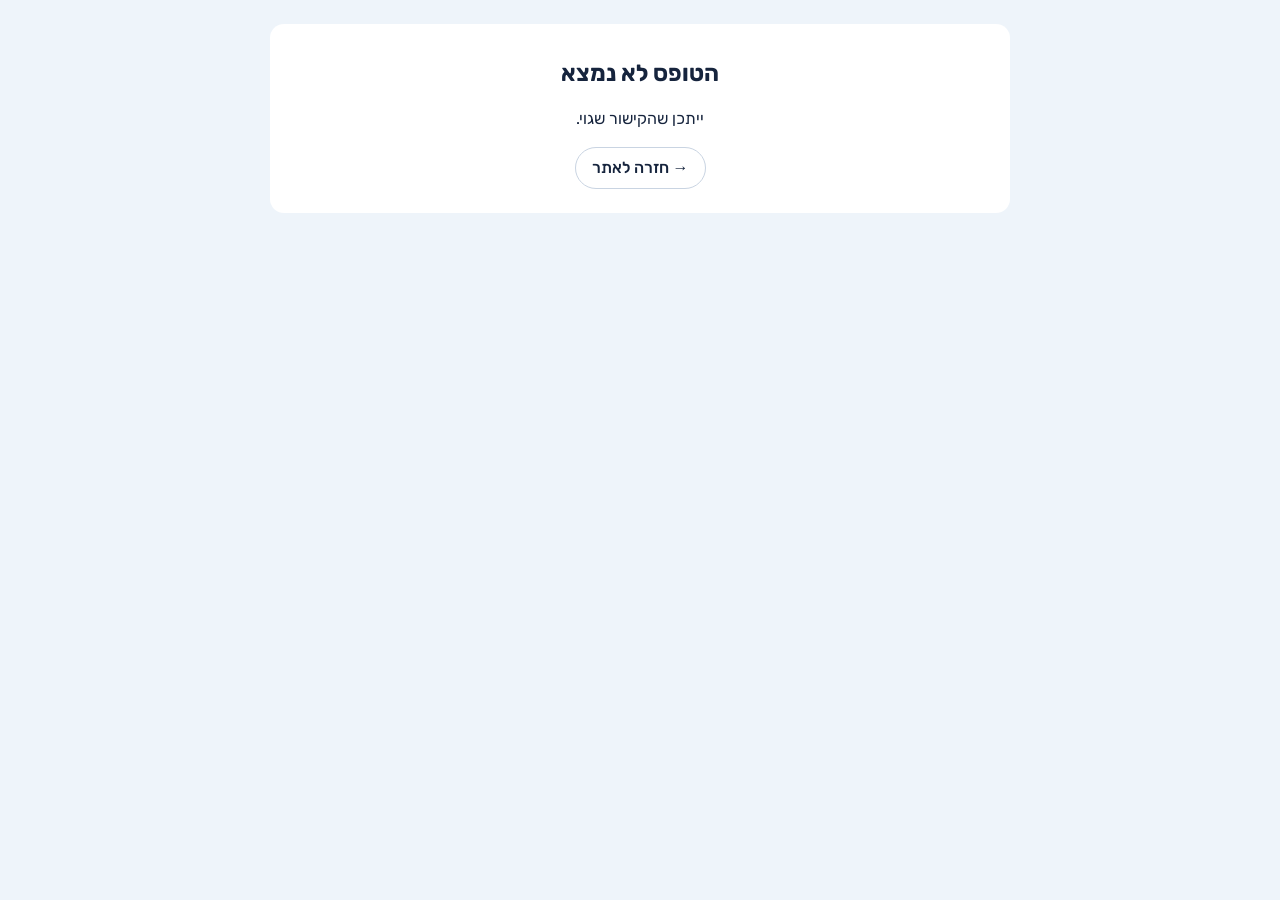
<file: form-2.html>
<!DOCTYPE html>
<html lang="he" dir="rtl">
<head>
<meta charset="UTF-8">
<meta name="viewport" content="width=device-width, initial-scale=1, viewport-fit=cover">
<title>מילוי מקוון</title>
<link rel="preconnect" href="https://fonts.googleapis.com">
<link rel="preconnect" href="https://fonts.gstatic.com" crossorigin>
<link href="https://fonts.googleapis.com/css2?family=Rubik:wght@400;500;700&display=swap" rel="stylesheet">
<style>
:root{
  --sky:#EEF4FA; --paper:#FFFFFF; --ink:#16243D; --muted:#5F6C80; --line:#C9D4E2;
  --amber:#E8A200; --ok:#2E8B57; --no:#C2410C; color-scheme:light;
}
@media (prefers-color-scheme: dark){
  :root{ --sky:#0F1A2B; --paper:#17253A; --ink:#E7EEF7; --muted:#9FB0C5; --line:#2C3D56; --ok:#4CC28A; --no:#F07A4A; color-scheme:dark; }
}
*{box-sizing:border-box}
body{margin:0;background:var(--sky);color:var(--ink);font-family:"Rubik","Segoe UI","Arial Hebrew",Arial,sans-serif;line-height:1.5;
  padding:env(safe-area-inset-top,0px) 0 env(safe-area-inset-bottom,0px)}
.wrap{max-width:780px;margin:0 auto;padding:24px 20px 60px}
a.back{color:var(--muted);text-decoration:none;font-size:.9rem}
h1{font-size:1.45rem;margin:8px 0 2px}
.sub{color:var(--muted);margin:0 0 10px;font-size:.92rem}
.privacy{font-size:.85rem;color:var(--muted);margin:0 0 18px}
.intro{margin:0 0 16px}
.note{padding:9px 13px;border-radius:10px;background:color-mix(in srgb,var(--amber) 16%,transparent);border-inline-start:3px solid var(--amber);font-size:.92rem;margin:0 0 12px}
fieldset{border:1px solid var(--line);background:var(--paper);border-radius:14px;padding:18px 18px 10px;margin:0 0 18px;min-width:0}
legend{font-weight:700;padding:0 6px}
.grid{display:grid;grid-template-columns:1fr 1fr;gap:4px 16px}
.full{grid-column:1/-1}
label.f{display:flex;flex-direction:column;gap:4px;font-size:.9rem;font-weight:500;margin-bottom:10px}
.req{color:var(--no)}
.hint{font-weight:400;font-size:.82rem;color:var(--muted)}
input,select,textarea{font:inherit;color:var(--ink);background:var(--paper);border:1.5px solid var(--line);border-radius:8px;padding:9px 10px;font-weight:400;width:100%}
textarea{min-height:70px;resize:vertical}
input:focus,select:focus,textarea:focus{outline:3px solid color-mix(in srgb,var(--amber) 60%,transparent);border-color:var(--amber)}
.bad{border-color:var(--no)!important}
.group{margin-bottom:12px}
.group .gl{font-size:.9rem;font-weight:500;margin-bottom:6px}
.opt{display:flex;gap:8px;align-items:flex-start;font-size:.92rem;margin:4px 0;cursor:pointer}
.opt input{width:auto;margin-top:4px;accent-color:var(--ink)}
.group.bad{outline:2px solid var(--no);outline-offset:4px;border-radius:6px}
.para{margin:6px 0 10px}
.para.indent{padding-inline-start:18px}
.tbl{overflow-x:auto;margin-bottom:8px}
.tbl table{border-collapse:collapse;width:100%;min-width:520px}
.tbl th{font-size:.82rem;font-weight:500;color:var(--muted);text-align:start;padding:4px 4px}
.tbl td{padding:3px 4px}
.tbl td input[type=checkbox]{width:20px;height:20px}
.rep{border:1px dashed var(--line);border-radius:12px;padding:12px 12px 4px;margin-bottom:12px}
.rep-head{display:flex;justify-content:space-between;align-items:center;margin-bottom:8px;font-weight:700}
.btn{font:inherit;font-weight:500;border:1.5px solid var(--line);background:var(--paper);color:var(--ink);padding:8px 16px;border-radius:999px;cursor:pointer;text-decoration:none;display:inline-block}
.btn.small{padding:4px 12px;font-size:.85rem}
.btn.primary{background:var(--ink);color:var(--paper);border-color:var(--ink)}
.btn:focus-visible{outline:3px solid var(--amber);outline-offset:2px}
.img-prev{max-width:100%;max-height:200px;border-radius:8px;margin-top:6px;display:block}
.sig-box{border:1.5px dashed var(--line);border-radius:10px;background:#fff;touch-action:none;width:100%;height:160px;display:block}
.sig-row{display:flex;justify-content:space-between;align-items:center;margin:6px 0 12px;font-size:.85rem;color:var(--muted)}
.actions{display:flex;flex-wrap:wrap;gap:10px;align-items:center}
.err{color:var(--no);font-weight:500;margin:10px 0 0;min-height:1.5em}
.err:not(:empty){background:color-mix(in srgb,var(--no) 10%,transparent);padding:10px 12px;border-radius:10px}
.done{display:none;background:var(--paper);border:1px solid var(--line);border-radius:14px;padding:18px;margin-top:18px}
.done.show{display:block}
.done ol{margin:8px 0 14px;padding-inline-start:20px}
.preview{background:var(--paper);border:1px solid var(--line);border-radius:14px;padding:16px;margin:0 0 18px}
.preview h2{font-size:1.1rem;margin:0 0 4px}
.preview .pv-hint{color:var(--muted);font-size:.9rem;margin:0 0 12px}
.pv-pages{display:flex;flex-direction:column;gap:12px;max-height:75vh;overflow-y:auto;padding:8px;background:color-mix(in srgb,var(--line) 35%,transparent);border-radius:10px}
.pv-pages img{width:100%;height:auto;display:block;background:#fff;border-radius:4px;box-shadow:0 1px 4px rgba(0,0,0,.15)}
.pv-actions{display:flex;flex-wrap:wrap;gap:10px;align-items:center;margin-top:14px}
.step-tag{display:inline-block;font-size:.8rem;font-weight:700;color:var(--paper);background:var(--ink);border-radius:999px;padding:2px 10px;margin-inline-end:6px}
.btn.wa{background:#1fa855;border-color:#1fa855;color:#fff}
.yn-opts{display:flex;gap:18px;flex-wrap:wrap}
.yn-det{margin-top:8px}
.yn-det[hidden]{display:none}
.missing{background:var(--paper);border-radius:14px;padding:24px;text-align:center}
@media (max-width:560px){ .grid{grid-template-columns:1fr} }

/* ===== גרסת ההדפסה ===== */
#doc{display:none}
@media print{
  @page{size:A4;margin:15mm}
  body{background:#fff;color:#000;padding:0}
  .wrap{display:none}
  #doc{display:block;color:#000;font-family:Arial,"Arial Hebrew",sans-serif;font-size:11.5pt;line-height:1.45}
  #doc .hd{text-align:center;font-weight:700;line-height:1.3;margin-bottom:14px}
  #doc h2{font-size:14pt;text-align:center;text-decoration:underline;margin:0 0 4px}
  #doc .dsub{text-align:center;font-size:9.5pt;margin:0 0 14px}
  #doc h3{font-size:12pt;text-decoration:underline;margin:14px 0 6px;break-after:avoid}
  #doc .rows{display:grid;grid-template-columns:1fr 1fr;gap:3px 20px}
  #doc .row{display:flex;gap:6px;break-inside:avoid}
  #doc .row.full{grid-column:1/-1}
  #doc .k{white-space:nowrap}
  #doc .v{border-bottom:1px solid #000;flex:1;padding:0 4px;min-height:1.3em}
  #doc p{margin:4px 0 8px}
  #doc p.indent{padding-inline-start:16px}
  #doc ul.chk{list-style:none;margin:2px 0 8px;padding:0}
  #doc ul.chk li{margin:1px 0}
  #doc table{border-collapse:collapse;width:100%;margin:4px 0 10px;font-size:10pt}
  #doc th,#doc td{border:1px solid #000;padding:3px 5px;text-align:start;vertical-align:top}
  #doc th{background:#eee}
  #doc .item{border:1px solid #999;padding:6px 10px;margin:6px 0;break-inside:avoid}
  #doc .item h4{margin:0 0 4px;font-size:11pt}
  #doc img.ph{max-width:60mm;max-height:60mm;border:1px solid #999;display:block;margin:4px 0}
  #doc .sign{display:flex;gap:30px;margin-top:18px;align-items:flex-end;break-inside:avoid}
  #doc .sign img{height:55px;border-bottom:1px solid #000;display:block;max-width:240px}
  #doc .off{margin-top:22px;border-top:1px solid #000;padding-top:8px;break-inside:avoid}
  #doc .off .lines{display:flex;gap:24px;margin-top:22px}
  #doc .off .lines span{flex:1;border-top:1px solid #000;padding-top:2px;font-size:9.5pt;text-align:center}

  /* מילוי על גבי הטופס המקורי */
  #doc.ov{font-family:Arial,"Arial Hebrew",sans-serif}
  #doc .ovp{position:relative;width:210mm;height:297mm;overflow:hidden;break-after:page;page-break-after:always}
  #doc .ovp:last-child{break-after:auto;page-break-after:auto}
  #doc .ovp img.bg{position:absolute;inset:0;width:100%;height:100%}
  #doc .ovt{position:absolute;white-space:nowrap;color:#0b2a6b;line-height:1;font-weight:700}
  #doc .ovs{position:absolute}
  #doc .ovc{position:absolute;border:1.6px solid #0b2a6b;border-radius:50%}
  #doc .ovx{padding:15mm;font-size:11pt}
}
</style>
</head>
<body>
<div class="wrap" id="wrap"></div>
<div id="doc" aria-hidden="true"></div>

<script src="data.js"></script>
<script src="mission-info.js"></script>
<script src="forms-schema.js"></script>
<script>
// ===== מנוע הטפסים – בדרך כלל אין צורך לשנות כאן =====
const wrap = document.getElementById("wrap");
const key = new URLSearchParams(location.search).get("f");
const S = (typeof FORM_SCHEMAS !== "undefined") ? FORM_SCHEMAS[key] : null;
const el = (t, c, txt) => { const e = document.createElement(t); if(c) e.className = c; if(txt !== undefined) e.textContent = txt; return e; };
const esc = s => String(s ?? "").replace(/[&<>"]/g, c => ({ "&":"&amp;","<":"&lt;",">":"&gt;",'"':"&quot;" }[c]));
const fmt = iso => { if(!iso || !/^\d{4}-\d{2}-\d{2}$/.test(iso)) return iso || ""; const [y,m,d] = iso.split("-"); return `${d}/${m}/${y}`; };
const validId = v => { v = String(v).trim(); if(!/^\d{5,9}$/.test(v)) return false; v = v.padStart(9,"0");
  let s = 0; for(let i = 0; i < 9; i++){ let n = +v[i] * ((i % 2) + 1); s += n > 9 ? n - 9 : n; } return s % 10 === 0; };
let dirty = false;
let parts = [], sig, dateInp;

if(!S){
  const m = el("div","missing");
  m.append(el("h1","","הטופס לא נמצא"), el("p","","ייתכן שהקישור שגוי."));
  const a = el("a","btn","→ חזרה לאתר"); a.href = "index.html"; m.append(a);
  wrap.append(m);
} else build();

// ---------- בניית שדה בודד: מחזיר { el, get, check } ----------
function field(f, idp){
  const name = idp + (f.id || "");
  if(f.type === "para"){
    const p = el("p","para" + (f.indent ? " indent" : ""), f.text);
    return { el: p, para: true };
  }
  if(f.type === "radio" || f.type === "checks"){
    const g = el("div","group" + (f.full ? " full" : ""));
    if(f.label){ const l = el("div","gl", f.label); if(f.required) l.append(" ", el("span","req","*")); g.append(l); }
    let saved = [];
    if(f.storeKey){ try{ saved = JSON.parse(localStorage.getItem(f.storeKey) || "[]"); }catch(e){} }
    const inputs = f.options.map((o, i) => {
      const lab = el("label","opt"); const inp = el("input");
      inp.type = f.type === "radio" ? "radio" : "checkbox"; inp.name = name; inp.value = o;
      if(saved.includes(o)) inp.checked = true;
      if(f.storeKey) inp.onchange = () => { try{ const s = new Set(JSON.parse(localStorage.getItem(f.storeKey) || "[]"));
        inp.checked ? s.add(o) : s.delete(o); localStorage.setItem(f.storeKey, JSON.stringify([...s])); }catch(e){} };
      lab.append(inp, el("span","",o)); g.append(lab); return inp;
    });
    return { el: g, f,
      get: () => f.type === "radio" ? (inputs.find(i => i.checked)?.value || "") : inputs.filter(i => i.checked).map(i => i.value),
      check(){ g.classList.remove("bad");
        if(f.required && !this.get().length){ g.classList.add("bad"); return g; }
        if(f.requireAll && inputs.some(i => !i.checked)){ g.classList.add("bad"); g.dataset.missing = inputs.filter(i => !i.checked).length; return g; } } };
  }
  if(f.type === "yesno"){
    // כן / לא, ואם „כן” – נפתח שדה לפירוט
    const g = el("div","group yn full");
    const l = el("div","gl", f.label); if(f.required !== false) l.append(" ", el("span","req","*")); g.append(l);
    const row = el("div","yn-opts");
    const opts = f.options || ["לא", "כן"];
    const inputs = opts.map(o => { const lb = el("label","opt"); const i = el("input"); i.type = "radio"; i.name = name; i.value = o; lb.append(i, el("span","",o)); row.append(lb); return i; });
    g.append(row);
    const det = el("label","f full yn-det"); det.hidden = true;
    det.append(f.detailLabel || "פירוט", " ", el("span","req","*"));
    const ta = el("textarea"); ta.name = name + "_d"; if(f.placeholder) ta.placeholder = f.placeholder; det.append(ta); g.append(det);
    const yes = opts[opts.length - 1];
    inputs.forEach(i => i.onchange = () => { det.hidden = !(inputs.find(x => x.checked)?.value === yes); if(!det.hidden) ta.focus(); });
    const val = () => inputs.find(i => i.checked)?.value || "";
    return { el: g, f,
      get: () => { const v = val(); return v === yes && ta.value.trim() ? `${v} – ${ta.value.trim()}` : v; },
      check(){ g.classList.remove("bad"); ta.classList.remove("bad");
        if(f.required !== false && !val()){ g.classList.add("bad"); return g; }
        if(val() === yes && !ta.value.trim()){ ta.classList.add("bad"); return ta; } } };
  }
  if(f.type === "table"){
    const box = el("div","tbl full"); const t = el("table"); const thead = el("thead"); const hr = el("tr");
    f.cols.forEach(c => hr.append(el("th","",c.label))); thead.append(hr); const tb = el("tbody"); t.append(thead, tb); box.append(t);
    const rows = [];
    const addRow = () => {
      const tr = el("tr"); const cells = {};
      f.cols.forEach(c => { const td = el("td"); const inp = el("input"); inp.type = c.type === "check" ? "checkbox" : (c.type || "text");
        if(c.type === "number") inp.inputMode = "numeric"; inp.setAttribute("aria-label", c.label); td.append(inp); tr.append(td); cells[c.id] = inp; });
      tb.append(tr); rows.push(cells);
    };
    for(let i = 0; i < (f.rows || 1); i++) addRow();
    const add = el("button","btn small","+ " + (f.addLabel || "הוספת שורה")); add.type = "button"; add.onclick = addRow; box.append(add);
    return { el: box, f,
      get: () => rows.map(r => Object.fromEntries(f.cols.map(c => [c.id, c.type === "check" ? r[c.id].checked : r[c.id].value.trim()])))
                     .filter(r => f.cols.some(c => c.type !== "check" && r[c.id])) };
  }
  if(f.type === "repeat"){
    const box = el("div","full"); const list = el("div"); box.append(list); const items = [];
    const addItem = () => {
      const it = el("div","rep"); const head = el("div","rep-head"); const ttl = el("span");
      const rm = el("button","btn small","הסרה"); rm.type = "button";
      head.append(ttl, rm); it.append(head); const g = el("div","grid"); it.append(g);
      const subs = f.fields.map(sf => { const o = field(sf, ""); g.append(o.el); return o; });
      const rec = { it, subs }; items.push(rec); list.append(it);
      rm.onclick = () => { if(items.length <= (f.min || 0)) return; items.splice(items.indexOf(rec),1); it.remove(); renum(); };
      renum();
    };
    const renum = () => items.forEach((r,i) => { r.it.querySelector(".rep-head span").textContent = `${f.itemLabel || "פריט"} ${i+1}`; });
    for(let i = 0; i < (f.min || 1); i++) addItem();
    const add = el("button","btn small","+ " + (f.addLabel || "הוספה")); add.type = "button"; add.onclick = addItem; box.append(add);
    return { el: box, f,
      get: () => items.map(r => r.subs.filter(s => !s.para).map(s => ({ f: s.f, v: s.get() }))),
      check(){ let first; items.forEach(r => r.subs.forEach(s => { const b = s.check && s.check(); if(b && !first) first = b; })); return first; } };
  }
  if(f.type === "image"){
    const lab = el("label","f" + (f.full ? " full" : "")); lab.append(f.label);
    const inp = el("input"); inp.type = "file"; inp.accept = "image/*"; const prev = el("img","img-prev"); prev.hidden = true; prev.alt = f.label;
    let data = "";
    inp.onchange = () => { const file = inp.files[0]; if(!file) return; const r = new FileReader();
      r.onload = () => { const im = new Image(); im.onload = () => { const k = Math.min(1, 1400 / Math.max(im.width, im.height));
        const c = document.createElement("canvas"); c.width = im.width * k; c.height = im.height * k; c.getContext("2d").drawImage(im,0,0,c.width,c.height);
        data = c.toDataURL("image/jpeg", .85); prev.src = data; prev.hidden = false; dirty = true; }; im.src = r.result; }; r.readAsDataURL(file); };
    lab.append(inp, prev);
    return { el: lab, f, get: () => data, check(){} };
  }
  // שדות רגילים
  const lab = el("label","f" + (f.full || f.type === "textarea" ? " full" : ""));
  lab.append(f.label); if(f.required) lab.append(" ", el("span","req","*"));
  let inp;
  if(f.type === "select"){ inp = el("select"); inp.append(new Option("בחירה…","")); f.options.forEach(o => inp.append(new Option(o,o))); }
  else if(f.type === "textarea"){ inp = el("textarea"); }
  else { inp = el("input"); inp.type = f.type === "id" ? "text" : (f.type || "text");
    if(f.type === "id"){ inp.inputMode = "numeric"; inp.maxLength = 9; }
    if(f.type === "number") inp.inputMode = "numeric"; }
  if(f.placeholder) inp.placeholder = f.placeholder;
  if(f.hint){ const hn = el("small","hint", f.hint); setTimeout(() => lab.append(hn)); }
  if(f.value) inp.value = f.value;
  inp.name = name; lab.append(inp);
  return { el: lab, f, get: () => inp.value.trim(),
    check(){ inp.classList.remove("bad"); const v = inp.value.trim();
      if(f.required && !v){ inp.classList.add("bad"); return inp; }
      delete inp.dataset.idbad;
      if(f.type === "id" && v && !validId(v)){ inp.classList.add("bad"); inp.dataset.idbad = "1"; return inp; } } };
}

// ---------- בניית העמוד ----------
function build(){
  document.title = S.title + " – מילוי מקוון";
  const back = el("a","back","→ חזרה לאתר"); let bq = ""; try{ bq = sessionStorage.getItem("sheet-q") || ""; }catch(e){} back.href = "index.html" + bq;
  wrap.append(back, el("h1","",S.title));
  if(S.subtitle) wrap.append(el("p","sub",S.subtitle));
  wrap.append(el("p","privacy","🔒 הפרטים לא נשמרים באתר ולא נשלחים לשום מקום – הם נשארים במכשיר שלך עד שתשלחו את הקובץ."));
  if(S.intro) wrap.append(el("p","intro",S.intro));
  const form = el("form"); form.noValidate = true;
  if(S.preview && S.preview.length){
    const pv = el("section","preview");
    const h = el("h2"); h.append(el("span","step-tag","שלב 1"), "קריאת הטופס"); pv.append(h);
    pv.append(el("p","pv-hint","קוראים את הטופס המקורי עד הסוף. אחרי הקריאה ממשיכים למילוי."));
    const pages = el("div","pv-pages");
    S.preview.forEach((src, i) => { const im = el("img"); im.src = src; im.alt = `${S.title} – עמוד ${i+1}`; im.loading = "lazy"; pages.append(im); });
    pv.append(pages);
    const act = el("div","pv-actions");
    const go = el("button","btn primary","קראתי – המשך למילוי ↓"); go.type = "button";
    act.append(go);
    if(S.previewPdf){ const pdf = el("a","btn","פתיחת הקובץ המקורי (PDF)"); pdf.href = S.previewPdf; pdf.target = "_blank"; pdf.rel = "noopener"; act.append(pdf); }
    pv.append(act); wrap.append(pv);
    const fh = el("h2"); fh.style.cssText = "font-size:1.1rem;margin:0 0 10px"; fh.append(el("span","step-tag","שלב 2"), "מילוי הטופס");
    form.hidden = true; fh.hidden = true;
    wrap.append(fh, form);
    go.onclick = () => { form.hidden = false; fh.hidden = false; if(sig) sig.size(); go.textContent = "✔ קראתי"; go.disabled = true; fh.scrollIntoView({ behavior: "smooth", block: "start" }); };
  } else wrap.append(form);
  S.sections.forEach(sec => {
    const fs = el("fieldset"); if(sec.title) fs.append(el("legend","",sec.title));
    if(sec.note) fs.append(el("p","note",sec.note));
    const g = el("div","grid"); fs.append(g);
    const fl = (sec.fields || []).map(f => { const o = field(f, ""); g.append(o.el); if(o.para) o.el.classList.add("full"); return o; });
    if(!sec.fields) fs.querySelector(".grid").remove();
    parts.push({ sec, fl }); form.append(fs);
  });
  // חתימה ותאריך
  if(S.sign){
    const fs = el("fieldset"); fs.append(el("legend","","חתימה"));
    const cv = el("canvas","sig-box"); cv.setAttribute("aria-label","אזור חתימה – חותמים עם האצבע או העכבר");
    const row = el("div","sig-row"); const clr = el("button","btn small","ניקוי"); clr.type = "button";
    row.append(el("span","","חותמים עם האצבע או העכבר"), clr);
    const dl = el("label","f"); dl.append("תאריך"); dateInp = el("input"); dateInp.type = "date"; dateInp.value = new Date().toISOString().slice(0,10); dl.append(dateInp);
    fs.append(cv, row, dl); form.append(fs);
    sig = signature(cv, clr);
  }
  const act = el("div","actions"); const sb = el("button","btn primary","הפקת הטופס"); sb.type = "submit"; act.append(sb);
  const err = el("p","err"); err.setAttribute("role","alert");
  form.append(act, err);
  const done = el("section","done"); done.setAttribute("aria-live","polite");
  done.innerHTML = `<strong>✔ הטופס מוכן.</strong><ol><li>לוחצים <b>📲 שליחה בוואטסאפ</b> – נוצר קובץ PDF ונפתח חלון שיתוף. בוחרים WhatsApp ואת איש הקשר.</li><li>במחשב: הקובץ יורד, ונפתח וואטסאפ – מצרפים את הקובץ שירד 📎.</li></ol>`;
  const da = el("div","actions");
  const wa = el("button","btn primary wa","📲 שליחה בוואטסאפ"); wa.type = "button"; wa.onclick = () => shareWhatsApp(wa);
  const dp = el("button","btn","⬇ הורדת PDF"); dp.type = "button"; dp.onclick = () => downloadPdf(dp);
  const pb = el("button","btn","🖨 הדפסה"); pb.type = "button"; pb.onclick = () => { markForm("saved"); window.print(); };
  da.append(wa, dp, pb);
  const up = (new URLSearchParams(location.search).get("up") || (typeof UPLOAD_LINK === "string" ? UPLOAD_LINK : "")).trim();
  if(up){ const sl = el("a","btn","📤 שליחת מסמך"); sl.href = up; sl.target = "_blank"; sl.rel = "noopener"; da.append(sl); }
  done.append(da); wrap.append(done);

  form.addEventListener("input", () => dirty = true);
  window.addEventListener("beforeunload", e => { if(dirty){ e.preventDefault(); e.returnValue = ""; } });
  form.addEventListener("submit", e => {
    e.preventDefault(); err.textContent = "";
    let first;
    parts.forEach(p => p.fl.forEach(o => { const b = o.check && o.check(); if(b && !first) first = b; }));
    if(first){
      const names = [...wrap.querySelectorAll(".bad")].map(b => {
        const lab = b.closest("label.f"), grp = b.classList.contains("group") ? b : null;
        let n = lab ? lab.firstChild.textContent.trim() : grp && grp.querySelector(".gl") ? grp.querySelector(".gl").firstChild.textContent.trim() : "";
        if(b.dataset.idbad) n += " – המספר לא תקין (צריך מספר זהות אמיתי, 9 ספרות)";
        if(b.dataset.missing) n += ` – עוד ${b.dataset.missing} משימות לא סומנו`;
        return n;
      }).filter(Boolean);
      err.textContent = "לא ניתן להפיק עדיין. יש להשלים או לתקן: " + [...new Set(names)].join(" · ");
      first.scrollIntoView({ block: "center" }); if(first.focus) first.focus(); return; }
    if(S.sign && !sig.signed()){ err.textContent = "יש לחתום בתיבת החתימה."; sig.cv.scrollIntoView({ block: "center" }); return; }
    renderDoc(); markForm("filled"); done.classList.add("show"); done.scrollIntoView({ behavior: "smooth", block: "center" });
  });
}

// ---------- חתימה ----------
function signature(cv, clr){
  const ctx = cv.getContext("2d"); let drawing = false, signed = false;
  const size = () => { const r = cv.getBoundingClientRect(), d = window.devicePixelRatio || 1; const img = signed ? cv.toDataURL() : null;
    cv.width = r.width * d; cv.height = r.height * d; ctx.setTransform(d,0,0,d,0,0); ctx.lineWidth = 2.2; ctx.lineCap = "round"; ctx.lineJoin = "round"; ctx.strokeStyle = "#0b1f4a";
    if(img){ const i = new Image(); i.onload = () => ctx.drawImage(i,0,0,r.width,r.height); i.src = img; } };
  size(); window.addEventListener("resize", size);
  const pos = e => { const r = cv.getBoundingClientRect(); return { x: e.clientX - r.left, y: e.clientY - r.top }; };
  cv.addEventListener("pointerdown", e => { drawing = true; cv.setPointerCapture(e.pointerId); const p = pos(e); ctx.beginPath(); ctx.moveTo(p.x, p.y); });
  cv.addEventListener("pointermove", e => { if(!drawing) return; const p = pos(e); ctx.lineTo(p.x, p.y); ctx.stroke(); signed = true; dirty = true; });
  ["pointerup","pointercancel"].forEach(t => cv.addEventListener(t, () => drawing = false));
  clr.onclick = () => { ctx.clearRect(0,0,cv.width,cv.height); signed = false; };
  return { cv, size, signed: () => signed, url: () => cv.toDataURL("image/png") };
}

// ---------- גרסת ההדפסה ----------
function valHTML(f, v){
  if(f.type === "date") return esc(fmt(v));
  if(f.type === "checks") return esc((v || []).join(", "));
  return esc(v);
}
function renderFields(list){
  let h = "", rows = "";
  const flush = () => { if(rows){ h += `<div class="rows">${rows}</div>`; rows = ""; } };
  list.forEach(({ f, v }) => {
    if(f.type === "para"){ flush(); h += `<p class="${f.indent ? "indent" : ""}">${esc(f.text)}</p>`; return; }
    if(f.type === "checks"){ flush();
      h += (f.label ? `<div>${esc(f.label)}:</div>` : "") + `<ul class="chk">${f.options.map(o => `<li>${v.includes(o) ? "☑" : "☐"} ${esc(o)}</li>`).join("")}</ul>`; return; }
    if(f.type === "table"){ flush();
      if(!v.length){ h += `<p>—</p>`; return; }
      h += `<table><thead><tr>${f.cols.map(c => `<th>${esc(c.label)}</th>`).join("")}</tr></thead><tbody>${
        v.map(r => `<tr>${f.cols.map(c => `<td>${c.type === "check" ? (r[c.id] ? "✓" : "") : c.type === "date" ? esc(fmt(r[c.id])) : esc(r[c.id])}</td>`).join("")}</tr>`).join("")}</tbody></table>`; return; }
    if(f.type === "repeat"){ flush();
      v.forEach((item, i) => { h += `<div class="item"><h4>${esc(f.itemLabel || "")} ${i+1}</h4>${renderFields(item)}</div>`; }); return; }
    if(f.type === "image"){ flush(); if(v) h += `<div class="row full"><span class="k">${esc(f.label)}:</span></div><img class="ph" alt="" src="${v}">`; return; }
    const full = f.full || f.type === "textarea" || (f.type === "radio" && String(v).length > 25);
    rows += `<div class="row${full ? " full" : ""}"><span class="k">${esc(f.label)}:</span><span class="v">${valHTML(f, v)}</span></div>`;
  });
  flush(); return h;
}
// ---------- מילוי על גבי הטופס המקורי ----------
// הגדלת הכתב על גבי הטפסים (1 = גודל מקורי)
const TEXT_SCALE = 1.25;
function overlayOps(){
  const O = S.overlay, W = 595.28, H = O.h || 841.89;
  const vals = {};
  parts.forEach(p => p.fl.forEach(o => { if(o.f && o.f.id) vals[o.f.id] = o.get(); }));
  const pages = O.pages.map(src => ({ bg: src, ops: [] }));
  const put = (p, x, y, text, o = {}) => pages[p].ops.push({ t: "text", x, y, text: String(text), size: (o.size || 9) * (S.overlay.scale || TEXT_SCALE), align: o.align || "right", ltr: !!(o.ltr || o.align === "left") });
  const tick = (p, x, y) => put(p, x, y + 1, "✓", { align: "center", size: 11 });
  const fmtV = (v, o) => o.date ? fmt(v) : v;
  O.items.forEach(it => {
    if(it.if && !vals[it.if]) return;
    if(it.image){ if(vals[it.image]) pages[it.p].ops.push({ t: "img", src: vals[it.image], x: it.x, y: it.y, w: it.w, h: it.h }); return; }
    if(it.table){
      (vals[it.table] || []).slice(0, it.rows.length).forEach((row, i) => {
        Object.entries(it.cols).forEach(([cid, c]) => {
          const v = row[cid];
          if(c.check){ if(v) tick(it.p, c.x, it.rows[i] - 1); }
          else if(v && c.parts && /^\d{4}-\d{2}-\d{2}$/.test(v)){
            const [yy, mm, dd] = v.split("-");
            [dd, mm, yy].forEach((t, j) => put(it.p, c.parts[j], it.rows[i], t, { align: "center", size: c.size }));
          }
          else if(v) put(it.p, c.x, it.rows[i], fmtV(v, c), c);
        });
      });
      return;
    }
    if(it.sig){ if(sig && sig.signed()) pages[it.p].ops.push({ t: "sig", x: it.x, y: it.y, w: it.w, h: it.h }); return; }
    if(it.signDate){ if(dateInp && dateInp.value) put(it.p, it.x, it.y, fmt(dateInp.value), it); return; }
    if(it.combo){ const t = it.combo.map(k => fmtV(vals[k] || "", it)).filter(Boolean).join(" – "); if(t) put(it.p, it.x, it.y, t, { ...it, ltr: true }); return; }
    const v = vals[it.id];
    if(it.circle){ if(v === it.opt) pages[it.p].ops.push({ t: "circle", x: it.x, y: it.y, r: it.r || 5.5 }); return; }
    if(it.parts && v && /^\d{4}-\d{2}-\d{2}$/.test(v)){
      const [yy, mm, dd] = v.split("-");
      [dd, mm, yy].forEach((t, j) => put(it.p, it.parts[j], it.y, t, { align: "center", size: it.size }));
      return;
    }
    if(it.check){
      const list = Array.isArray(v) ? v : [v];
      const hit = it.prefix ? list.some(o => String(o).startsWith(it.prefix)) : list.includes(it.opt);
      if(hit) tick(it.p, it.x, it.y);
      return;
    }
    if(v) put(it.p, it.x, it.y, fmtV(v, it), it);
  });
  const extras = (Array.isArray(O.extra) ? O.extra : O.extra ? [O.extra] : [])
    .map(id => { const o = parts.flatMap(p => p.fl).find(x => x.f && x.f.id === id); const sec = parts.find(p => p.fl.includes(o));
      return o && vals[id] ? { k: (sec && sec.sec.title ? sec.sec.title + " – " : "") + o.f.label, v: String(vals[id]) } : null; })
    .filter(Boolean);
  return { W, H, pages, extras };
}
function renderOverlay(){
  const { W, H, pages, extras } = overlayOps();
  const pct = (a, b) => (a / b * 100).toFixed(3) + "%";
  let h = pages.map(pg => `<div class="ovp"><img class="bg" alt="" src="${pg.bg}">${pg.ops.map(op => {
    if(op.t === "sig" || op.t === "img") return `<img class="ovs" alt="" src="${op.t === "sig" ? sig.url() : op.src}" style="left:${pct(op.x, W)};top:${pct(op.y, H)};width:${pct(op.w, W)};height:${pct(op.h, H)};object-fit:contain">`;
    if(op.t === "circle") return `<span class="ovc" style="left:${pct(op.x - op.r, W)};top:${pct(op.y - op.r, H)};width:${pct(2 * op.r, W)};height:${pct(2 * op.r, H)}"></span>`;
    let pos = `top:${pct(op.y - op.size * 0.85, H)};font-size:${op.size}pt;`;
    if(op.align === "center") pos += `left:${pct(op.x, W)};transform:translateX(-50%);`;
    else if(op.align === "left") pos += `left:${pct(op.x, W)};`;
    else pos += `right:${pct(W - op.x, W)};`;
    if(op.ltr) pos += "direction:ltr;unicode-bidi:isolate;";
    return `<span class="ovt" style="${pos}">${esc(op.text)}</span>`;
  }).join("")}</div>`).join("");
  if(extras.length) h += `<div class="ovp"><div class="ovx"><strong>נספח – ${esc(S.title)}: פרטים נוספים</strong>${extras.map(x => `<p><strong>${esc(x.k)}:</strong> ${esc(x.v).replace(/\n/g,"<br>")}</p>`).join("")}</div></div>`;
  const doc = document.getElementById("doc"); doc.className = "ov"; doc.innerHTML = h;
  let ps = document.getElementById("pagestyle");
  if(!ps){ ps = document.createElement("style"); ps.id = "pagestyle"; document.head.append(ps); }
  ps.textContent = "@media print{@page{size:A4;margin:0}}";
}

// ---------- יצירת קובץ PDF ושליחה בוואטסאפ ----------
const PW = 1240, PH = 1754, FONT = 'Arial, "Arial Hebrew", "Noto Sans Hebrew", sans-serif';
const loadImg = src => new Promise(res => { const i = new Image(); i.onload = () => res(i); i.onerror = () => res(null); i.src = src; });
function newCanvas(){ const c = document.createElement("canvas"); c.width = PW; c.height = PH; c.setAttribute("dir","rtl");
  const x = c.getContext("2d"); x.fillStyle = "#fff"; x.fillRect(0, 0, PW, PH); try{ x.direction = "rtl"; }catch(e){} return [c, x]; }
async function overlayCanvases(){
  const { W, H, pages, extras } = overlayOps();
  const sx = PW / W, sy = PH / H, out = [];
  const sigImg = sig && sig.signed() ? await loadImg(sig.url()) : null;
  for(const pg of pages){
    const [c, x] = newCanvas();
    const bg = await loadImg(pg.bg); if(bg) x.drawImage(bg, 0, 0, PW, PH);
    x.fillStyle = "#0b2a6b"; x.strokeStyle = "#0b2a6b";
    for(const op of pg.ops) if(op.t === "img") op.im = await loadImg(op.src);
    pg.ops.forEach(op => {
      if(op.t === "img"){ if(op.im){ const r = Math.min(op.w * sx / op.im.width, op.h * sy / op.im.height); const w = op.im.width * r, h = op.im.height * r;
        x.drawImage(op.im, op.x * sx + (op.w * sx - w) / 2, op.y * sy + (op.h * sy - h) / 2, w, h); } return; }
      if(op.t === "sig"){ if(sigImg){ const r = Math.min(op.w * sx / sigImg.width, op.h * sy / sigImg.height); const w = sigImg.width * r, h = sigImg.height * r;
        x.drawImage(sigImg, op.x * sx + (op.w * sx - w) / 2, op.y * sy + (op.h * sy - h) / 2, w, h); } return; }
      if(op.t === "circle"){ x.lineWidth = 2.6; x.beginPath(); x.ellipse(op.x * sx, op.y * sy, op.r * sx, op.r * sy, 0, 0, Math.PI * 2); x.stroke(); return; }
      x.font = `bold ${op.size * sx}px ${FONT}`;
      x.direction = op.ltr ? "ltr" : "rtl";
      x.textAlign = op.align === "center" ? "center" : op.align === "left" ? "left" : "right";
      x.fillText(op.text, op.x * sx, op.y * sy);
    });
    out.push(c);
  }
  if(extras.length){
    const pg = pager(); pg.title("נספח – " + S.title + ": פרטים נוספים");
    extras.forEach(e => pg.kv(e.k, e.v)); out.push(...pg.done());
  }
  return out;
}
// דפים פשוטים (לטפסים בלי טופס מקורי)
function pager(){
  const M = 90, out = []; let c, x, y;
  const page = () => { [c, x] = newCanvas(); out.push(c); y = M; x.fillStyle = "#111"; x.textAlign = "right"; x.direction = "rtl"; };
  page();
  const lines = (text, font, maxW) => { x.font = font; const words = String(text).split(/\s+/); const res = []; let cur = "";
    words.forEach(w => { const t = cur ? cur + " " + w : w; if(x.measureText(t).width > maxW && cur){ res.push(cur); cur = w; } else cur = t; });
    if(cur) res.push(cur); return res.length ? res : [""]; };
  const write = (text, size, opt = {}) => {
    const font = `${opt.bold ? "bold " : ""}${size}px ${FONT}`, lh = size * 1.45;
    String(text).split("\n").forEach(par => lines(par, font, PW - 2 * M - (opt.indent || 0)).forEach(l => {
      if(y + lh > PH - M) page();
      x.font = font; x.fillStyle = opt.color || "#111"; x.textAlign = opt.center ? "center" : "right";
      x.fillText(l, opt.center ? PW / 2 : PW - M - (opt.indent || 0), y + size); y += lh;
    }));
  };
  return {
    title(t){ write(t, 40, { bold: true, center: true }); y += 14; },
    sub(t){ write(t, 22, { center: true, color: "#555" }); y += 10; },
    h(t){ y += 18; if(y + 60 > PH - M) page(); write(t, 28, { bold: true }); x.fillStyle = "#999"; x.fillRect(M, y + 2, PW - 2 * M, 2); y += 14; },
    h4(t){ y += 8; write(t, 25, { bold: true }); },
    kv(k, v){ write(k + ": " + (v === "" || v == null ? "—" : v), 28); y += 4; },
    p(t, indent){ write(t, 27, { indent: indent ? 30 : 0 }); y += 6; },
    async img(src, maxH = 520){ const i = await loadImg(src); if(!i) return; const r = Math.min((PW - 2 * M) / i.width, maxH / i.height, 1.5); const w = i.width * r, h = i.height * r;
      if(y + h > PH - M) page(); x.drawImage(i, PW - M - w, y, w, h); y += h + 12; },
    done(){ return out; }
  };
}
const txtVal = (f, v) => f.type === "date" ? fmt(v) : Array.isArray(v) ? v.join(", ") : (v ?? "");
async function plainFields(pg, list){
  for(const { f, v } of list){
    if(f.type === "para"){ pg.p(f.text, f.indent); continue; }
    if(f.type === "checks"){ if(f.label) pg.p(f.label + ":"); f.options.forEach(o => pg.p(((v || []).includes(o) ? "☑ " : "☐ ") + o, true)); continue; }
    if(f.type === "table"){ if(f.label) pg.h4(f.label); if(!v.length){ pg.p("—"); continue; }
      v.forEach((r, i) => pg.p(`${i + 1}. ` + f.cols.map(c => `${c.label}: ${c.type === "check" ? (r[c.id] ? "✓" : "—") : c.type === "date" ? fmt(r[c.id]) : (r[c.id] || "—")}`).join(" · "))); continue; }
    if(f.type === "repeat"){ for(let i = 0; i < v.length; i++){ pg.h4(`${f.itemLabel || ""} ${i + 1}`); await plainFields(pg, v[i]); } continue; }
    if(f.type === "image"){ if(v){ pg.p(f.label + ":"); await pg.img(v); } continue; }
    pg.kv(f.label, txtVal(f, v));
  }
}
async function plainCanvases(){
  const pg = pager();
  if(S.header) pg.sub("מדינת ישראל · משרד הביטחון");
  pg.title(S.title); if(S.subtitle) pg.sub(S.subtitle);
  for(const { sec, fl } of parts){
    if(sec.title) pg.h(sec.title);
    if(!sec.fields){ if(sec.note) pg.p(sec.note); continue; }
    await plainFields(pg, fl.map(o => ({ f: o.f || { type: "para", text: o.el.textContent }, v: o.get ? o.get() : "" })));
  }
  if(S.sign){
    pg.h("חתימה");
    if(dateInp && dateInp.value) pg.kv("תאריך", fmt(dateInp.value));
    if(sig && sig.signed()) await pg.img(sig.url(), 160);
  }
  return pg.done();
}
let jsPDFp = null;
const loadJsPDF = () => jsPDFp || (jsPDFp = new Promise((res, rej) => { if(window.jspdf) return res();
  const s = document.createElement("script"); s.src = "https://cdnjs.cloudflare.com/ajax/libs/jspdf/2.5.1/jspdf.umd.min.js"; s.onload = res; s.onerror = rej; document.head.append(s); }));
async function makePdf(){
  await loadJsPDF();
  const canv = S.overlay ? await overlayCanvases() : await plainCanvases();
  const pdf = new window.jspdf.jsPDF({ unit: "pt", format: "a4", compress: true });
  canv.forEach((c, i) => { if(i) pdf.addPage(); pdf.addImage(c.toDataURL("image/jpeg", 0.82), "JPEG", 0, 0, 595.28, 841.89); });
  const nm = parts.flatMap(p => p.fl).find(o => o.f && ["name","last","first","lastHe"].includes(o.f.id));
  const fname = (S.title + (nm && nm.get() ? " – " + nm.get() : "")).replace(/[\\/:*?"<>|]/g, "") + ".pdf";
  return new File([pdf.output("blob")], fname, { type: "application/pdf" });
}
// ---------- סימון התקדמות (נשמר במכשיר, מוצג ברשימת הטפסים באתר) ----------
const RANK = { filled: 1, saved: 2, sent: 3 };
function markForm(state){
  try{
    const all = JSON.parse(localStorage.getItem("forms-progress") || "{}"), k = "f:" + key, cur = all[k];
    if(cur && RANK[cur.state] > RANK[state]) return;
    all[k] = { state, date: new Date().toISOString().slice(0,10) }; localStorage.setItem("forms-progress", JSON.stringify(all));
  }catch(e){}
}
function download(file){ const u = URL.createObjectURL(file); const a = document.createElement("a"); a.href = u; a.download = file.name; document.body.append(a); a.click(); a.remove(); setTimeout(() => URL.revokeObjectURL(u), 4000); }
async function shareWhatsApp(btn){
  const old = btn.textContent; btn.disabled = true; btn.textContent = "מכין את הקובץ…";
  try{
    const file = await makePdf();
    if(navigator.canShare && navigator.canShare({ files: [file] })){
      await navigator.share({ files: [file], title: file.name, text: S.title });
      markForm("sent");
    } else {
      download(file); markForm("sent");
      const num = (typeof WHATSAPP_NUMBER === "string" ? WHATSAPP_NUMBER : "").replace(/\D/g, "").replace(/^0/, "972");
      const msg = encodeURIComponent(`מצרף/ת את „${S.title}” (הקובץ ירד עכשיו למחשב – יש לצרף אותו כאן 📎)`);
      window.open(`https://wa.me/${num}?text=${msg}`, "_blank", "noopener");
    }
  } catch(e){ if(e && e.name !== "AbortError"){ alert("לא הצלחתי ליצור את הקובץ. אפשר להשתמש בכפתור „שמירה כ-PDF / הדפסה”."); console.error(e); } }
  btn.disabled = false; btn.textContent = old;
}
async function downloadPdf(btn){
  const old = btn.textContent; btn.disabled = true; btn.textContent = "מכין את הקובץ…";
  try{ download(await makePdf()); markForm("saved"); } catch(e){ alert("לא הצלחתי ליצור את הקובץ. אפשר להשתמש בכפתור „שמירה כ-PDF / הדפסה”."); console.error(e); }
  btn.disabled = false; btn.textContent = old;
}

function renderDoc(){
  if(S.overlay){ renderOverlay(); setTitle(); return; }
  let h = "";
  if(S.header) h += `<div class="hd">מדינת ישראל<br>משרד הביטחון</div>`;
  h += `<h2>${esc(S.title)}</h2>`;
  if(S.subtitle) h += `<p class="dsub">${esc(S.subtitle)}</p>`; else h += `<div style="height:10px"></div>`;
  parts.forEach(({ sec, fl }) => {
    if(sec.title) h += `<h3>${esc(sec.title)}</h3>`;
    if(!sec.fields){ h += `<p>${esc(sec.note || "")}</p>`; return; }
    h += renderFields(fl.map(o => ({ f: o.f || { type: "para", text: o.el.textContent, indent: o.el.classList.contains("indent") }, v: o.get ? o.get() : "" })));
  });
  if(S.sign) h += `<div class="sign"><div><div>חתימה:</div><img alt="חתימה" src="${sig.url()}"></div><div class="row"><span class="k">תאריך:</span><span class="v">${esc(fmt(dateInp.value))}</span></div></div>`;
  (S.officer || []).forEach(o => {
    h += `<div class="off"><strong>${esc(o.title)}</strong>${o.text ? `<p>${esc(o.text)}</p>` : ""}<div class="lines">${o.lines.map(l => `<span>${esc(l)}</span>`).join("")}</div></div>`;
  });
  document.getElementById("doc").innerHTML = h;
  setTitle();
}
function setTitle(){
  const nm = parts.flatMap(p => p.fl).find(o => o.f && ["name","last","first"].includes(o.f.id));
  document.title = S.title + (nm && nm.get() ? " – " + nm.get() : "");
}
</script>
</body>
</html>
</file>
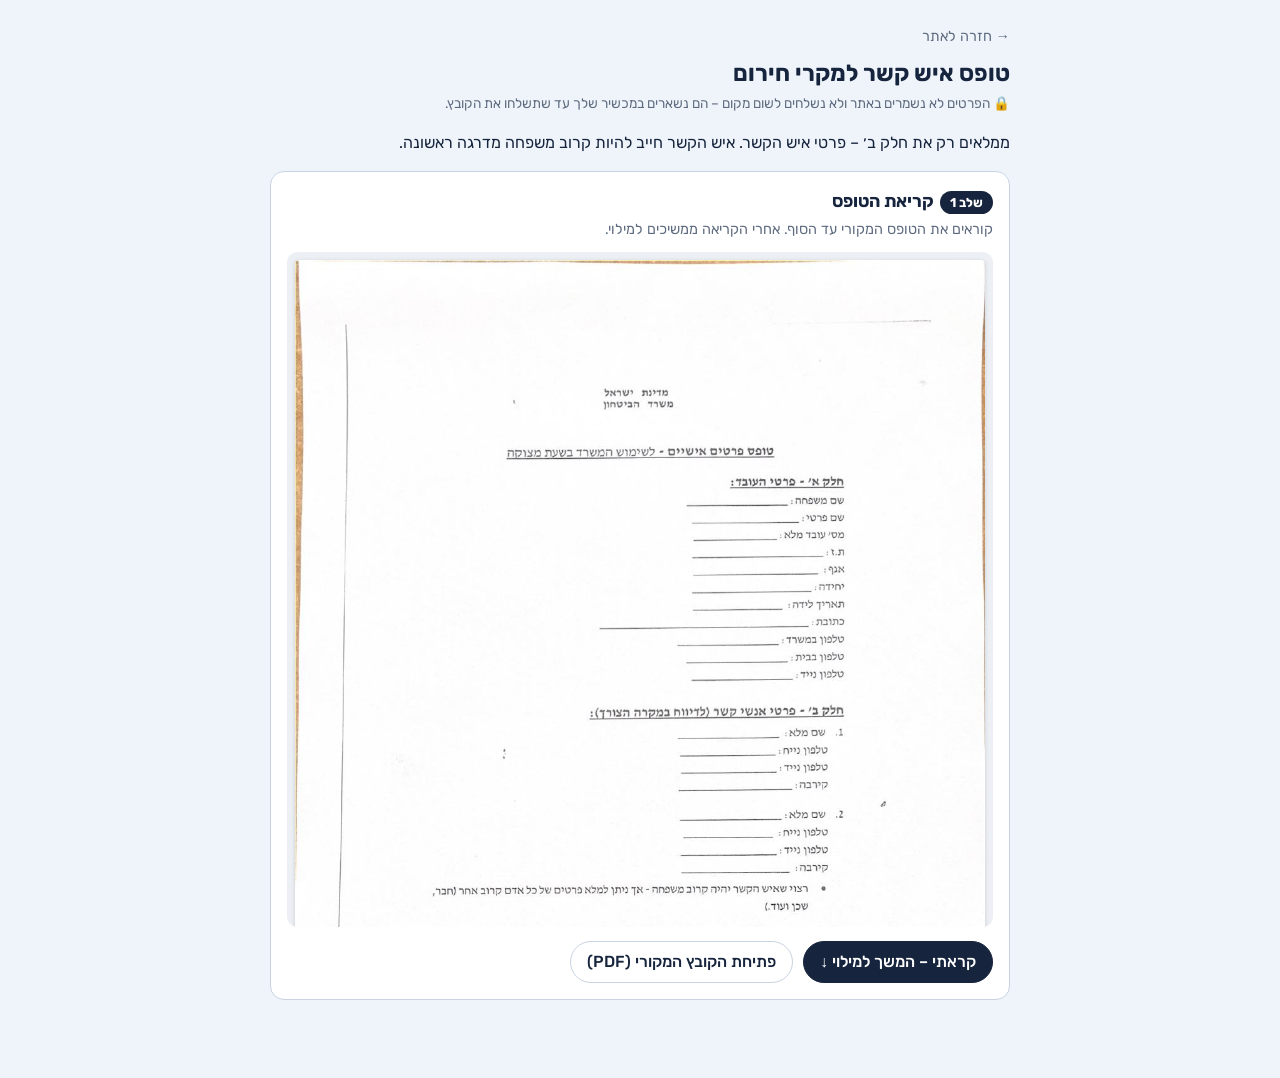
<file: form-contact.html>
<!doctype html><html lang="he" dir="rtl"><head><meta charset="utf-8"><title>טופס איש קשר</title>
<script>location.replace("form.html?f=contact" + (location.search ? "&" + location.search.slice(1) : ""));</script></head>
<body><a href="form.html?f=contact">מעבר לטופס איש קשר</a></body></html>
</file>
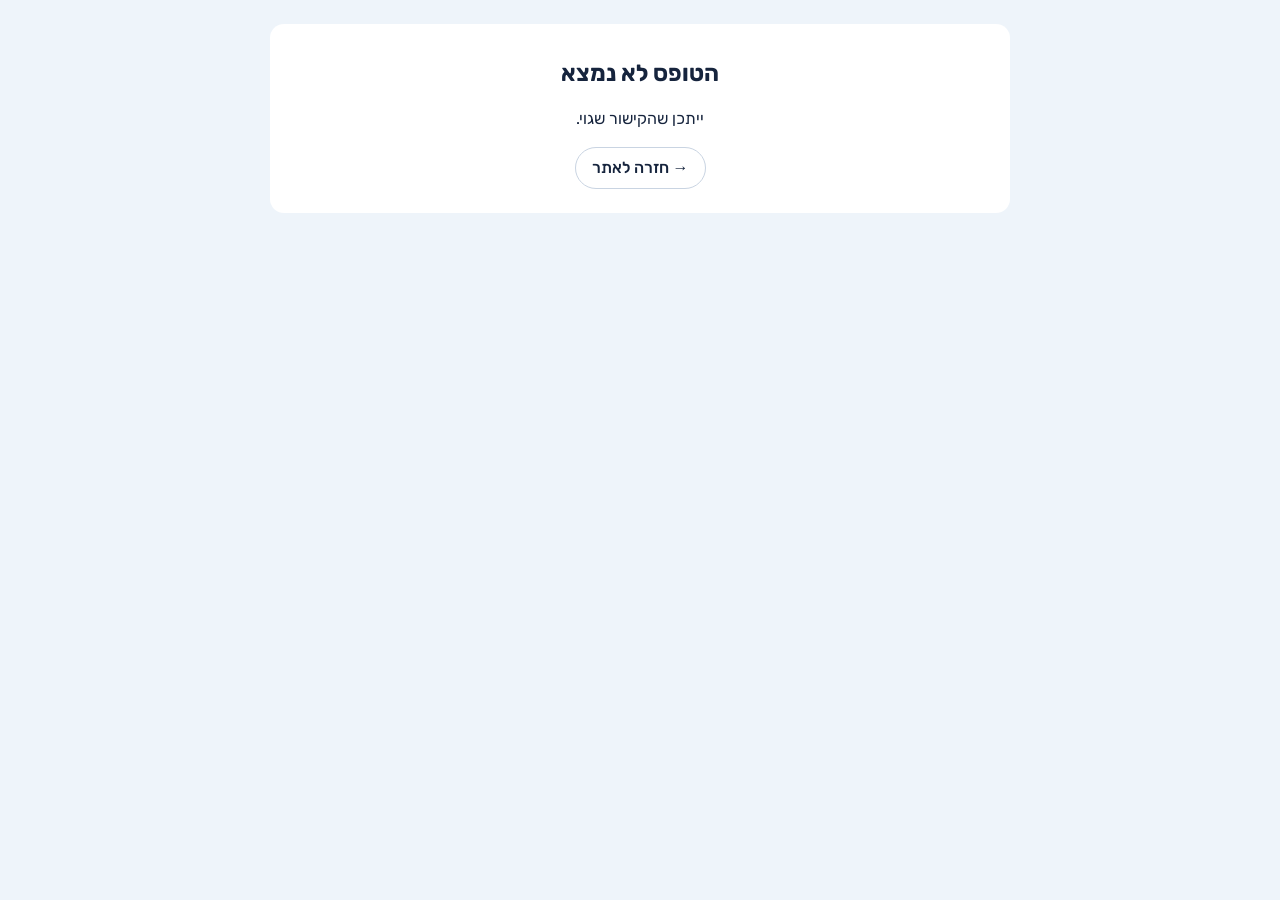
<file: form.html>
<!DOCTYPE html>
<html lang="he" dir="rtl">
<head>
<meta charset="UTF-8">
<meta name="viewport" content="width=device-width, initial-scale=1, viewport-fit=cover">
<title>מילוי מקוון</title>
<link rel="preconnect" href="https://fonts.googleapis.com">
<link rel="preconnect" href="https://fonts.gstatic.com" crossorigin>
<link href="https://fonts.googleapis.com/css2?family=Rubik:wght@400;500;700&display=swap" rel="stylesheet">
<style>
:root{
  --sky:#EEF4FA; --paper:#FFFFFF; --ink:#16243D; --muted:#5F6C80; --line:#C9D4E2;
  --amber:#E8A200; --ok:#2E8B57; --no:#C2410C; color-scheme:light;
}
@media (prefers-color-scheme: dark){
  :root{ --sky:#0F1A2B; --paper:#17253A; --ink:#E7EEF7; --muted:#9FB0C5; --line:#2C3D56; --ok:#4CC28A; --no:#F07A4A; color-scheme:dark; }
}
*{box-sizing:border-box}
body{margin:0;background:var(--sky);color:var(--ink);font-family:"Rubik","Segoe UI","Arial Hebrew",Arial,sans-serif;line-height:1.5;
  padding:env(safe-area-inset-top,0px) 0 env(safe-area-inset-bottom,0px)}
.wrap{max-width:780px;margin:0 auto;padding:24px 20px 60px}
a.back{color:var(--muted);text-decoration:none;font-size:.9rem}
h1{font-size:1.45rem;margin:8px 0 2px}
.sub{color:var(--muted);margin:0 0 10px;font-size:.92rem}
.privacy{font-size:.85rem;color:var(--muted);margin:0 0 18px}
.intro{margin:0 0 16px}
.note{padding:9px 13px;border-radius:10px;background:color-mix(in srgb,var(--amber) 16%,transparent);border-inline-start:3px solid var(--amber);font-size:.92rem;margin:0 0 12px}
fieldset{border:1px solid var(--line);background:var(--paper);border-radius:14px;padding:18px 18px 10px;margin:0 0 18px;min-width:0}
legend{font-weight:700;padding:0 6px}
.grid{display:grid;grid-template-columns:1fr 1fr;gap:4px 16px}
.full{grid-column:1/-1}
label.f{display:flex;flex-direction:column;gap:4px;font-size:.9rem;font-weight:500;margin-bottom:10px}
.req{color:var(--no)}
.hint{font-weight:400;font-size:.82rem;color:var(--muted)}
input,select,textarea{font:inherit;color:var(--ink);background:var(--paper);border:1.5px solid var(--line);border-radius:8px;padding:9px 10px;font-weight:400;width:100%}
textarea{min-height:70px;resize:vertical}
input:focus,select:focus,textarea:focus{outline:3px solid color-mix(in srgb,var(--amber) 60%,transparent);border-color:var(--amber)}
.bad{border-color:var(--no)!important}
.group{margin-bottom:12px}
.group .gl{font-size:.9rem;font-weight:500;margin-bottom:6px}
.opt{display:flex;gap:8px;align-items:flex-start;font-size:.92rem;margin:4px 0;cursor:pointer}
.opt input{width:auto;margin-top:4px;accent-color:var(--ink)}
.group.bad{outline:2px solid var(--no);outline-offset:4px;border-radius:6px}
.para{margin:6px 0 10px}
.para.indent{padding-inline-start:18px}
.tbl{overflow-x:auto;margin-bottom:8px}
.tbl table{border-collapse:collapse;width:100%;min-width:520px}
.tbl th{font-size:.82rem;font-weight:500;color:var(--muted);text-align:start;padding:4px 4px}
.tbl td{padding:3px 4px}
.tbl td input[type=checkbox]{width:20px;height:20px}
.rep{border:1px dashed var(--line);border-radius:12px;padding:12px 12px 4px;margin-bottom:12px}
.rep-head{display:flex;justify-content:space-between;align-items:center;margin-bottom:8px;font-weight:700}
.btn{font:inherit;font-weight:500;border:1.5px solid var(--line);background:var(--paper);color:var(--ink);padding:8px 16px;border-radius:999px;cursor:pointer;text-decoration:none;display:inline-block}
.btn.small{padding:4px 12px;font-size:.85rem}
.btn.primary{background:var(--ink);color:var(--paper);border-color:var(--ink)}
.btn:focus-visible{outline:3px solid var(--amber);outline-offset:2px}
.img-prev{max-width:100%;max-height:200px;border-radius:8px;margin-top:6px;display:block}
.sig-box{border:1.5px dashed var(--line);border-radius:10px;background:#fff;touch-action:none;width:100%;height:160px;display:block}
.sig-row{display:flex;justify-content:space-between;align-items:center;margin:6px 0 12px;font-size:.85rem;color:var(--muted)}
.actions{display:flex;flex-wrap:wrap;gap:10px;align-items:center}
.err{color:var(--no);font-weight:500;margin:10px 0 0;min-height:1.5em}
.err:not(:empty){background:color-mix(in srgb,var(--no) 10%,transparent);padding:10px 12px;border-radius:10px}
.done{display:none;background:var(--paper);border:1px solid var(--line);border-radius:14px;padding:18px;margin-top:18px}
.done.show{display:block}
.done ol{margin:8px 0 14px;padding-inline-start:20px}
.preview{background:var(--paper);border:1px solid var(--line);border-radius:14px;padding:16px;margin:0 0 18px}
.preview h2{font-size:1.1rem;margin:0 0 4px}
.preview .pv-hint{color:var(--muted);font-size:.9rem;margin:0 0 12px}
.pv-pages{display:flex;flex-direction:column;gap:12px;max-height:75vh;overflow-y:auto;padding:8px;background:color-mix(in srgb,var(--line) 35%,transparent);border-radius:10px}
.pv-pages img{width:100%;height:auto;display:block;background:#fff;border-radius:4px;box-shadow:0 1px 4px rgba(0,0,0,.15)}
.pv-actions{display:flex;flex-wrap:wrap;gap:10px;align-items:center;margin-top:14px}
.step-tag{display:inline-block;font-size:.8rem;font-weight:700;color:var(--paper);background:var(--ink);border-radius:999px;padding:2px 10px;margin-inline-end:6px}
.btn.wa{background:#1fa855;border-color:#1fa855;color:#fff}
.yn-opts{display:flex;gap:18px;flex-wrap:wrap}
.yn-det{margin-top:8px}
.yn-det[hidden]{display:none}
.ynr .btn{margin:6px 0 10px}
.ynr-row{display:grid;grid-template-columns:1fr auto;gap:4px 12px;align-items:center;padding:8px 0;border-bottom:1px solid var(--line)}
.ynr-row.bad{background:color-mix(in srgb,var(--no) 8%,transparent)}
.ynr-t{font-size:.95rem}
.ynr-det{grid-column:1/-1;display:grid;grid-template-columns:1fr 1fr;gap:8px}
.ynr-det[hidden]{display:none}
@media (max-width:520px){.ynr-det{grid-template-columns:1fr}}
.missing{background:var(--paper);border-radius:14px;padding:24px;text-align:center}
@media (max-width:560px){ .grid{grid-template-columns:1fr} }

/* ===== גרסת ההדפסה ===== */
#doc{display:none}
@media print{
  @page{size:A4;margin:15mm}
  body{background:#fff;color:#000;padding:0}
  .wrap{display:none}
  #doc{display:block;color:#000;font-family:Arial,"Arial Hebrew",sans-serif;font-size:11.5pt;line-height:1.45}
  #doc .hd{text-align:center;font-weight:700;line-height:1.3;margin-bottom:14px}
  #doc h2{font-size:14pt;text-align:center;text-decoration:underline;margin:0 0 4px}
  #doc .dsub{text-align:center;font-size:9.5pt;margin:0 0 14px}
  #doc h3{font-size:12pt;text-decoration:underline;margin:14px 0 6px;break-after:avoid}
  #doc .rows{display:grid;grid-template-columns:1fr 1fr;gap:3px 20px}
  #doc .row{display:flex;gap:6px;break-inside:avoid}
  #doc .row.full{grid-column:1/-1}
  #doc .k{white-space:nowrap}
  #doc .v{border-bottom:1px solid #000;flex:1;padding:0 4px;min-height:1.3em}
  #doc p{margin:4px 0 8px}
  #doc p.indent{padding-inline-start:16px}
  #doc ul.chk{list-style:none;margin:2px 0 8px;padding:0}
  #doc ul.chk li{margin:1px 0}
  #doc table{border-collapse:collapse;width:100%;margin:4px 0 10px;font-size:10pt}
  #doc th,#doc td{border:1px solid #000;padding:3px 5px;text-align:start;vertical-align:top}
  #doc th{background:#eee}
  #doc .item{border:1px solid #999;padding:6px 10px;margin:6px 0;break-inside:avoid}
  #doc .item h4{margin:0 0 4px;font-size:11pt}
  #doc img.ph{max-width:60mm;max-height:60mm;border:1px solid #999;display:block;margin:4px 0}
  #doc .sign{display:flex;gap:30px;margin-top:18px;align-items:flex-end;break-inside:avoid}
  #doc .sign img{height:55px;border-bottom:1px solid #000;display:block;max-width:240px}
  #doc .off{margin-top:22px;border-top:1px solid #000;padding-top:8px;break-inside:avoid}
  #doc .off .lines{display:flex;gap:24px;margin-top:22px}
  #doc .off .lines span{flex:1;border-top:1px solid #000;padding-top:2px;font-size:9.5pt;text-align:center}

  /* מילוי על גבי הטופס המקורי */
  #doc.ov{font-family:Arial,"Arial Hebrew",sans-serif}
  #doc .ovp{position:relative;width:210mm;height:297mm;overflow:hidden;break-after:page;page-break-after:always}
  #doc .ovp:last-child{break-after:auto;page-break-after:auto}
  #doc .ovp img.bg{position:absolute;inset:0;width:100%;height:100%}
  #doc .ovt{position:absolute;white-space:nowrap;color:#0b2a6b;line-height:1;font-weight:700}
  #doc .ovs{position:absolute}
  #doc .ovc{position:absolute;border:1.6px solid #0b2a6b;border-radius:50%}
  #doc .ovx{padding:15mm;font-size:11pt}
}
</style>
</head>
<body>
<div class="wrap" id="wrap"></div>
<div id="doc" aria-hidden="true"></div>

<script src="data.js"></script>
<script src="mission-info.js"></script>
<script src="forms-schema.js"></script>
<script>
// ===== מנוע הטפסים – בדרך כלל אין צורך לשנות כאן =====
const wrap = document.getElementById("wrap");
const key = new URLSearchParams(location.search).get("f");
const S = (typeof FORM_SCHEMAS !== "undefined") ? FORM_SCHEMAS[key] : null;
const el = (t, c, txt) => { const e = document.createElement(t); if(c) e.className = c; if(txt !== undefined) e.textContent = txt; return e; };
const esc = s => String(s ?? "").replace(/[&<>"]/g, c => ({ "&":"&amp;","<":"&lt;",">":"&gt;",'"':"&quot;" }[c]));
const fmt = iso => { if(!iso || !/^\d{4}-\d{2}-\d{2}$/.test(iso)) return iso || ""; const [y,m,d] = iso.split("-"); return `${d}/${m}/${y}`; };
const validId = v => { v = String(v).trim(); if(!/^\d{5,9}$/.test(v)) return false; v = v.padStart(9,"0");
  let s = 0; for(let i = 0; i < 9; i++){ let n = +v[i] * ((i % 2) + 1); s += n > 9 ? n - 9 : n; } return s % 10 === 0; };
let dirty = false;
let parts = [], sig, dateInp;

if(!S){
  const m = el("div","missing");
  m.append(el("h1","","הטופס לא נמצא"), el("p","","ייתכן שהקישור שגוי."));
  const a = el("a","btn","→ חזרה לאתר"); a.href = "index.html"; m.append(a);
  wrap.append(m);
} else build();

// ---------- בניית שדה בודד: מחזיר { el, get, check } ----------
function field(f, idp){
  const name = idp + (f.id || "");
  if(f.type === "para"){
    const p = el("p","para" + (f.indent ? " indent" : ""), f.text);
    return { el: p, para: true };
  }
  if(f.type === "radio" || f.type === "checks"){
    const g = el("div","group" + (f.full ? " full" : ""));
    if(f.label){ const l = el("div","gl", f.label); if(f.required) l.append(" ", el("span","req","*")); g.append(l); }
    let saved = [];
    if(f.storeKey){ try{ saved = JSON.parse(localStorage.getItem(f.storeKey) || "[]"); }catch(e){} }
    const inputs = f.options.map((o, i) => {
      const lab = el("label","opt"); const inp = el("input");
      inp.type = f.type === "radio" ? "radio" : "checkbox"; inp.name = name; inp.value = o;
      if(saved.includes(o)) inp.checked = true;
      if(f.storeKey) inp.onchange = () => { try{ const s = new Set(JSON.parse(localStorage.getItem(f.storeKey) || "[]"));
        inp.checked ? s.add(o) : s.delete(o); localStorage.setItem(f.storeKey, JSON.stringify([...s])); }catch(e){} };
      lab.append(inp, el("span","",o)); g.append(lab); return inp;
    });
    return { el: g, f,
      get: () => f.type === "radio" ? (inputs.find(i => i.checked)?.value || "") : inputs.filter(i => i.checked).map(i => i.value),
      check(){ g.classList.remove("bad");
        if(f.required && !this.get().length){ g.classList.add("bad"); return g; }
        if(f.requireAll && inputs.some(i => !i.checked)){ g.classList.add("bad"); g.dataset.missing = inputs.filter(i => !i.checked).length; return g; } } };
  }
  if(f.type === "yesno"){
    // כן / לא, ואם „כן” – נפתח שדה לפירוט
    const g = el("div","group yn full");
    const l = el("div","gl", f.label); if(f.required !== false) l.append(" ", el("span","req","*")); g.append(l);
    const row = el("div","yn-opts");
    const opts = f.options || ["לא", "כן"];
    const inputs = opts.map(o => { const lb = el("label","opt"); const i = el("input"); i.type = "radio"; i.name = name; i.value = o; lb.append(i, el("span","",o)); row.append(lb); return i; });
    g.append(row);
    const det = el("label","f full yn-det"); det.hidden = true;
    det.append(f.detailLabel || "פירוט", " ", el("span","req","*"));
    const ta = el("textarea"); ta.name = name + "_d"; if(f.placeholder) ta.placeholder = f.placeholder; det.append(ta); g.append(det);
    const yes = opts[opts.length - 1];
    inputs.forEach(i => i.onchange = () => { det.hidden = !(inputs.find(x => x.checked)?.value === yes); if(!det.hidden) ta.focus(); });
    const val = () => inputs.find(i => i.checked)?.value || "";
    return { el: g, f,
      get: () => { const v = val(); return v === yes && ta.value.trim() ? `${v} – ${ta.value.trim()}` : v; },
      check(){ g.classList.remove("bad"); ta.classList.remove("bad");
        if(f.required !== false && !val()){ g.classList.add("bad"); return g; }
        if(val() === yes && !ta.value.trim()){ ta.classList.add("bad"); return ta; } } };
  }
  if(f.type === "ynrows"){
    // רשימת מחלות: לכל שורה לא/כן, ובכן – תיאור ורופא/מוסד מטפל
    const box = el("div","full ynr");
    if(f.label) box.append(el("div","gl", f.label));
    const fill = el("button","btn small","סימון „לא” בכל השורות שעוד לא סומנו"); fill.type = "button"; box.append(fill);
    const rows = f.rows.map((label, i) => {
      const r = el("div","ynr-row"); const t = el("div","ynr-t", label);
      const opts = el("div","yn-opts");
      const mk = v => { const lb = el("label","opt"); const inp = el("input"); inp.type = "radio"; inp.name = name + "_" + i; inp.value = v; lb.append(inp, el("span","",v)); opts.append(lb); return inp; };
      const no = mk("לא"), yes = mk("כן");
      const det = el("div","ynr-det"); det.hidden = true;
      const d1 = el("label","f"); d1.append("תיאור המחלה"); const i1 = el("input"); i1.type = "text"; d1.append(i1);
      const d2 = el("label","f"); d2.append("הרופא / מוסד מטפל"); const i2 = el("input"); i2.type = "text"; d2.append(i2);
      det.append(d1, d2);
      [no, yes].forEach(x => x.onchange = () => { det.hidden = !yes.checked; if(yes.checked) i1.focus(); });
      r.append(t, opts, det); box.append(r);
      return { r, no, yes, i1, i2, label };
    });
    fill.onclick = () => rows.forEach(x => { if(!x.no.checked && !x.yes.checked){ x.no.checked = true; } });
    return { el: box, f,
      get: () => rows.map(x => ({ ans: x.yes.checked ? "כן" : x.no.checked ? "לא" : "", desc: x.i1.value.trim(), doc: x.i2.value.trim(), label: x.label })),
      check(){ let first; const un = [], nd = [];
        rows.forEach(x => { x.r.classList.remove("bad"); delete x.r.dataset.label;
          if(!x.no.checked && !x.yes.checked){ x.r.classList.add("bad"); un.push(x); if(!first) first = x.r; }
          else if(x.yes.checked && !x.i1.value.trim()){ x.r.classList.add("bad"); nd.push(x); if(!first) first = x.r; } });
        if(first) first.dataset.label = [un.length ? `טבלת המחלות – ${un.length} שורות בלי סימון לא/כן` : "", nd.length ? "חסר תיאור ב: " + nd.map(x => x.label).join(", ") : ""].filter(Boolean).join(" · ");
        return first; } };
  }
  if(f.type === "table"){
    const box = el("div","tbl full"); const t = el("table"); const thead = el("thead"); const hr = el("tr");
    f.cols.forEach(c => hr.append(el("th","",c.label))); thead.append(hr); const tb = el("tbody"); t.append(thead, tb); box.append(t);
    const rows = [];
    const addRow = () => {
      const tr = el("tr"); const cells = {};
      f.cols.forEach(c => { const td = el("td"); const inp = el("input"); inp.type = c.type === "check" ? "checkbox" : (c.type || "text");
        if(c.type === "number") inp.inputMode = "numeric"; inp.setAttribute("aria-label", c.label); td.append(inp); tr.append(td); cells[c.id] = inp; });
      tb.append(tr); rows.push(cells);
    };
    for(let i = 0; i < (f.rows || 1); i++) addRow();
    const add = el("button","btn small","+ " + (f.addLabel || "הוספת שורה")); add.type = "button"; add.onclick = addRow; box.append(add);
    return { el: box, f,
      get: () => rows.map(r => Object.fromEntries(f.cols.map(c => [c.id, c.type === "check" ? r[c.id].checked : r[c.id].value.trim()])))
                     .filter(r => f.cols.some(c => c.type !== "check" && r[c.id])) };
  }
  if(f.type === "repeat"){
    const box = el("div","full"); const list = el("div"); box.append(list); const items = [];
    const addItem = () => {
      const it = el("div","rep"); const head = el("div","rep-head"); const ttl = el("span");
      const rm = el("button","btn small","הסרה"); rm.type = "button";
      head.append(ttl, rm); it.append(head); const g = el("div","grid"); it.append(g);
      const subs = f.fields.map(sf => { const o = field(sf, ""); g.append(o.el); return o; });
      const rec = { it, subs }; items.push(rec); list.append(it);
      rm.onclick = () => { if(items.length <= (f.min || 0)) return; items.splice(items.indexOf(rec),1); it.remove(); renum(); };
      renum();
    };
    const renum = () => items.forEach((r,i) => { r.it.querySelector(".rep-head span").textContent = `${f.itemLabel || "פריט"} ${i+1}`; });
    for(let i = 0; i < (f.min || 1); i++) addItem();
    const add = el("button","btn small","+ " + (f.addLabel || "הוספה")); add.type = "button"; add.onclick = addItem; box.append(add);
    return { el: box, f,
      get: () => items.map(r => r.subs.filter(s => !s.para).map(s => ({ f: s.f, v: s.get() }))),
      check(){ let first; items.forEach(r => r.subs.forEach(s => { const b = s.check && s.check(); if(b && !first) first = b; })); return first; } };
  }
  if(f.type === "image"){
    const lab = el("label","f" + (f.full ? " full" : "")); lab.append(f.label);
    const inp = el("input"); inp.type = "file"; inp.accept = "image/*"; const prev = el("img","img-prev"); prev.hidden = true; prev.alt = f.label;
    let data = "";
    inp.onchange = () => { const file = inp.files[0]; if(!file) return; const r = new FileReader();
      r.onload = () => { const im = new Image(); im.onload = () => { const k = Math.min(1, 1400 / Math.max(im.width, im.height));
        const c = document.createElement("canvas"); c.width = im.width * k; c.height = im.height * k; c.getContext("2d").drawImage(im,0,0,c.width,c.height);
        data = c.toDataURL("image/jpeg", .85); prev.src = data; prev.hidden = false; dirty = true; }; im.src = r.result; }; r.readAsDataURL(file); };
    lab.append(inp, prev);
    return { el: lab, f, get: () => data, check(){} };
  }
  // שדות רגילים
  const lab = el("label","f" + (f.full || f.type === "textarea" ? " full" : ""));
  lab.append(f.label); if(f.required) lab.append(" ", el("span","req","*"));
  let inp;
  if(f.type === "select"){ inp = el("select"); inp.append(new Option("בחירה…","")); f.options.forEach(o => inp.append(new Option(o,o))); }
  else if(f.type === "textarea"){ inp = el("textarea"); }
  else { inp = el("input"); inp.type = f.type === "id" ? "text" : (f.type || "text");
    if(f.type === "id"){ inp.inputMode = "numeric"; inp.maxLength = 9; }
    if(f.type === "number") inp.inputMode = "numeric"; }
  if(f.placeholder) inp.placeholder = f.placeholder;
  if(f.hint){ const hn = el("small","hint", f.hint); setTimeout(() => lab.append(hn)); }
  if(f.value) inp.value = f.value;
  inp.name = name; lab.append(inp);
  return { el: lab, f, get: () => inp.value.trim(),
    check(){ inp.classList.remove("bad"); const v = inp.value.trim();
      if(f.required && !v){ inp.classList.add("bad"); return inp; }
      delete inp.dataset.idbad;
      if(f.type === "id" && v && !validId(v)){ inp.classList.add("bad"); inp.dataset.idbad = "1"; return inp; } } };
}

// ---------- בניית העמוד ----------
function build(){
  document.title = S.title + " – מילוי מקוון";
  const back = el("a","back","→ חזרה לאתר"); let bq = ""; try{ bq = sessionStorage.getItem("sheet-q") || ""; }catch(e){}
  const kq = new URLSearchParams(location.search).get("k") || ""; const km = kq.match(/^(2PACX-[\w-]{20,})\.(\d+)$/);
  if(km) bq = "?s=" + km[1] + "&g=" + km[2];
  back.href = "index.html" + bq + "#forms";
  wrap.append(back, el("h1","",S.title));
  if(S.subtitle) wrap.append(el("p","sub",S.subtitle));
  wrap.append(el("p","privacy","🔒 הפרטים לא נשמרים באתר ולא נשלחים לשום מקום – הם נשארים במכשיר שלך עד שתשלחו את הקובץ."));
  if(S.intro) wrap.append(el("p","intro",S.intro));
  const form = el("form"); form.noValidate = true;
  if(S.preview && S.preview.length){
    const pv = el("section","preview");
    const h = el("h2"); h.append(el("span","step-tag","שלב 1"), "קריאת הטופס"); pv.append(h);
    pv.append(el("p","pv-hint","קוראים את הטופס המקורי עד הסוף. אחרי הקריאה ממשיכים למילוי."));
    const pages = el("div","pv-pages");
    S.preview.forEach((src, i) => { const im = el("img"); im.src = src; im.alt = `${S.title} – עמוד ${i+1}`; im.loading = "lazy"; pages.append(im); });
    pv.append(pages);
    const act = el("div","pv-actions");
    const go = el("button","btn primary","קראתי – המשך למילוי ↓"); go.type = "button";
    act.append(go);
    if(S.previewPdf){ const pdf = el("a","btn","פתיחת הקובץ המקורי (PDF)"); pdf.href = S.previewPdf; pdf.target = "_blank"; pdf.rel = "noopener"; act.append(pdf); }
    pv.append(act); wrap.append(pv);
    const fh = el("h2"); fh.style.cssText = "font-size:1.1rem;margin:0 0 10px"; fh.append(el("span","step-tag","שלב 2"), "מילוי הטופס");
    form.hidden = true; fh.hidden = true;
    wrap.append(fh, form);
    go.onclick = () => { form.hidden = false; fh.hidden = false; if(sig) sig.size(); go.textContent = "✔ קראתי"; go.disabled = true; fh.scrollIntoView({ behavior: "smooth", block: "start" }); };
  } else wrap.append(form);
  S.sections.forEach(sec => {
    const fs = el("fieldset"); if(sec.title) fs.append(el("legend","",sec.title));
    if(sec.note) fs.append(el("p","note",sec.note));
    const g = el("div","grid"); fs.append(g);
    const fl = (sec.fields || []).map(f => { const o = field(f, ""); g.append(o.el); if(o.para) o.el.classList.add("full"); return o; });
    if(!sec.fields) fs.querySelector(".grid").remove();
    parts.push({ sec, fl }); form.append(fs);
  });
  // חתימה ותאריך
  if(S.sign){
    const fs = el("fieldset"); fs.append(el("legend","","חתימה"));
    const cv = el("canvas","sig-box"); cv.setAttribute("aria-label","אזור חתימה – חותמים עם האצבע או העכבר");
    const row = el("div","sig-row"); const clr = el("button","btn small","ניקוי"); clr.type = "button";
    row.append(el("span","","חותמים עם האצבע או העכבר"), clr);
    const dl = el("label","f"); dl.append("תאריך"); dateInp = el("input"); dateInp.type = "date"; dateInp.value = new Date().toISOString().slice(0,10); dl.append(dateInp);
    fs.append(cv, row, dl); form.append(fs);
    sig = signature(cv, clr);
  }
  const act = el("div","actions"); const sb = el("button","btn primary","הפקת הטופס"); sb.type = "submit"; act.append(sb);
  const err = el("p","err"); err.setAttribute("role","alert");
  form.append(act, err);
  const done = el("section","done"); done.setAttribute("aria-live","polite");
  done.innerHTML = `<strong>✔ הטופס מוכן.</strong><ol><li>לוחצים <b>📲 שליחה בוואטסאפ</b> – נוצר קובץ PDF ונפתח חלון שיתוף. בוחרים WhatsApp ואת איש הקשר.</li><li>במחשב: הקובץ יורד, ונפתח וואטסאפ – מצרפים את הקובץ שירד 📎.</li></ol>`;
  const da = el("div","actions");
  const wa = el("button","btn primary wa","📲 שליחה בוואטסאפ"); wa.type = "button"; wa.onclick = () => shareWhatsApp(wa);
  const dp = el("button","btn","⬇ הורדת PDF"); dp.type = "button"; dp.onclick = () => downloadPdf(dp);
  const pb = el("button","btn","🖨 הדפסה"); pb.type = "button"; pb.onclick = () => { markForm("saved"); window.print(); };
  da.append(wa, dp, pb);
  const up = (new URLSearchParams(location.search).get("up") || (typeof UPLOAD_LINK === "string" ? UPLOAD_LINK : "")).trim();

  done.append(da); wrap.append(done);

  form.addEventListener("input", () => dirty = true);
  window.addEventListener("beforeunload", e => { if(dirty){ e.preventDefault(); e.returnValue = ""; } });
  form.addEventListener("submit", e => {
    e.preventDefault(); err.textContent = "";
    let first;
    parts.forEach(p => p.fl.forEach(o => { const b = o.check && o.check(); if(b && !first) first = b; }));
    if(first){
      const names = [...wrap.querySelectorAll(".bad")].map(b => {
        const lab = b.closest("label.f"), grp = b.classList.contains("group") ? b : null;
        let n = lab ? lab.firstChild.textContent.trim() : grp && grp.querySelector(".gl") ? grp.querySelector(".gl").firstChild.textContent.trim() : "";
        if(!n && b.dataset.label) n = b.dataset.label;
        if(b.dataset.idbad) n += " – המספר לא תקין (צריך מספר זהות אמיתי, 9 ספרות)";
        if(b.dataset.missing) n += ` – עוד ${b.dataset.missing} משימות לא סומנו`;
        return n;
      }).filter(Boolean);
      err.textContent = "לא ניתן להפיק עדיין. יש להשלים או לתקן: " + [...new Set(names)].join(" · ");
      first.scrollIntoView({ block: "center" }); if(first.focus) first.focus(); return; }
    if(S.sign && !sig.signed()){ err.textContent = "יש לחתום בתיבת החתימה."; sig.cv.scrollIntoView({ block: "center" }); return; }
    try{ renderDoc(); }catch(ex){ console.error(ex); err.textContent = "הפקת הטופס נכשלה. נסו שוב, או רעננו את הדף."; return; }
    markForm("filled"); done.classList.add("show"); done.scrollIntoView({ behavior: "smooth", block: "center" });
  });
}

// ---------- חתימה ----------
function signature(cv, clr){
  const ctx = cv.getContext("2d"); let drawing = false, signed = false;
  const size = () => { const r = cv.getBoundingClientRect(), d = window.devicePixelRatio || 1; const img = signed ? cv.toDataURL() : null;
    cv.width = r.width * d; cv.height = r.height * d; ctx.setTransform(d,0,0,d,0,0); ctx.lineWidth = 2.2; ctx.lineCap = "round"; ctx.lineJoin = "round"; ctx.strokeStyle = "#0b1f4a";
    if(img){ const i = new Image(); i.onload = () => ctx.drawImage(i,0,0,r.width,r.height); i.src = img; } };
  size(); window.addEventListener("resize", size);
  const pos = e => { const r = cv.getBoundingClientRect(); return { x: e.clientX - r.left, y: e.clientY - r.top }; };
  cv.addEventListener("pointerdown", e => { drawing = true; cv.setPointerCapture(e.pointerId); const p = pos(e); ctx.beginPath(); ctx.moveTo(p.x, p.y); });
  cv.addEventListener("pointermove", e => { if(!drawing) return; const p = pos(e); ctx.lineTo(p.x, p.y); ctx.stroke(); signed = true; dirty = true; });
  ["pointerup","pointercancel"].forEach(t => cv.addEventListener(t, () => drawing = false));
  clr.onclick = () => { ctx.clearRect(0,0,cv.width,cv.height); signed = false; };
  return { cv, size, signed: () => signed, url: () => cv.toDataURL("image/png") };
}

// ---------- גרסת ההדפסה ----------
function valHTML(f, v){
  if(f.type === "date") return esc(fmt(v));
  if(f.type === "checks") return esc((v || []).join(", "));
  return esc(v);
}
function renderFields(list){
  let h = "", rows = "";
  const flush = () => { if(rows){ h += `<div class="rows">${rows}</div>`; rows = ""; } };
  list.forEach(({ f, v }) => {
    if(f.type === "para"){ flush(); h += `<p class="${f.indent ? "indent" : ""}">${esc(f.text)}</p>`; return; }
    if(f.type === "checks"){ flush();
      h += (f.label ? `<div>${esc(f.label)}:</div>` : "") + `<ul class="chk">${f.options.map(o => `<li>${v.includes(o) ? "☑" : "☐"} ${esc(o)}</li>`).join("")}</ul>`; return; }
    if(f.type === "table"){ flush();
      if(!v.length){ h += `<p>—</p>`; return; }
      h += `<table><thead><tr>${f.cols.map(c => `<th>${esc(c.label)}</th>`).join("")}</tr></thead><tbody>${
        v.map(r => `<tr>${f.cols.map(c => `<td>${c.type === "check" ? (r[c.id] ? "✓" : "") : c.type === "date" ? esc(fmt(r[c.id])) : esc(r[c.id])}</td>`).join("")}</tr>`).join("")}</tbody></table>`; return; }
    if(f.type === "repeat"){ flush();
      v.forEach((item, i) => { h += `<div class="item"><h4>${esc(f.itemLabel || "")} ${i+1}</h4>${renderFields(item)}</div>`; }); return; }
    if(f.type === "image"){ flush(); if(v) h += `<div class="row full"><span class="k">${esc(f.label)}:</span></div><img class="ph" alt="" src="${v}">`; return; }
    const full = f.full || f.type === "textarea" || (f.type === "radio" && String(v).length > 25);
    rows += `<div class="row${full ? " full" : ""}"><span class="k">${esc(f.label)}:</span><span class="v">${valHTML(f, v)}</span></div>`;
  });
  flush(); return h;
}
// ---------- מילוי על גבי הטופס המקורי ----------
// הגדלת הכתב על גבי הטפסים (1 = גודל מקורי)
const TEXT_SCALE = 1.25;
function overlayOps(){
  const O = S.overlay, W = 595.28, H = O.h || 841.89;
  const vals = {};
  parts.forEach(p => p.fl.forEach(o => { if(o.f && o.f.id) vals[o.f.id] = o.get(); }));
  const pages = O.pages.map(src => ({ bg: src, ops: [] }));
  const put = (p, x, y, text, o = {}) => pages[p].ops.push({ t: "text", x, y, text: String(text), size: (o.size || 9) * (S.overlay.scale || TEXT_SCALE), align: o.align || "right", ltr: !!(o.ltr || o.align === "left") });
  const tick = (p, x, y) => put(p, x, y + 1, "✓", { align: "center", size: 11 });
  const fmtV = (v, o) => o.date ? fmt(v) : v;
  const overflow = [];
  const fit = (text, max, label) => { text = String(text || ""); if(!max || text.length <= max) return text; overflow.push({ k: label, v: text }); return text.slice(0, Math.max(0, max - 2)).trim() + "…*"; };
  const wrapLines = (text, max) => { const out = []; let cur = ""; String(text || "").split(/\s+/).forEach(w => { if(!w) return; const t = cur ? cur + " " + w : w; if(t.length > max && cur){ out.push(cur); cur = w; } else cur = t; }); if(cur) out.push(cur); return out; };
  O.items.forEach(it => {
    if(it.if && !vals[it.if]) return;
    if(it.ynrows){
      (vals[it.ynrows] || []).slice(it.from || 0, (it.from || 0) + it.rows.length).forEach((r, k) => {
        const top = it.rows[k];
        if(r.ans) pages[it.p].ops.push({ t: "circle", x: r.ans === "כן" ? it.yes : it.no, y: top + it.dy, r: it.r || 6 });
        if(r.ans === "כן"){
          if(r.desc) put(it.p, it.desc.x, top + it.ty, fit(r.desc, it.desc.max, "שאלה 1 – " + r.label + " – תיאור"), { size: it.size || 7 });
          if(r.doc) put(it.p, it.doc.x, top + it.ty, fit(r.doc, it.doc.max, "שאלה 1 – " + r.label + " – רופא / מוסד"), { size: it.size || 7 });
        }
      });
      return;
    }
    if(it.yn){
      const v = String(vals[it.yn] || ""), yes = v.startsWith("כן"), no = v.startsWith("לא");
      if(yes || no) pages[it.p].ops.push({ t: "circle", x: yes ? it.yes : it.no, y: it.y, r: it.r || 6 });
      const det = yes ? v.replace(/^כן\s*–\s*/, "") : "";
      if(det && it.lines){ const ls = wrapLines(det, it.lines.max); ls.slice(0, it.lines.ys.length).forEach((t, j) => put(it.p, it.lines.x, it.lines.ys[j], t, { size: it.lines.size || 8.5 }));
        if(ls.length > it.lines.ys.length) overflow.push({ k: it.label || "פירוט", v: det }); }
      return;
    }
    if(it.text && it.lines){
      const v = String(vals[it.text] || ""); if(!v) return;
      const ls = wrapLines(v, it.lines.max); ls.slice(0, it.lines.ys.length).forEach((t, j) => put(it.p, it.lines.x, it.lines.ys[j], t, { size: it.lines.size || 8.5 }));
      if(ls.length > it.lines.ys.length) overflow.push({ k: it.label || "פירוט", v });
      return;
    }
    if(it.image){ if(vals[it.image]) pages[it.p].ops.push({ t: "img", src: vals[it.image], x: it.x, y: it.y, w: it.w, h: it.h }); return; }
    if(it.table){
      (vals[it.table] || []).slice(0, it.rows.length).forEach((row, i) => {
        Object.entries(it.cols).forEach(([cid, c]) => {
          const v = row[cid];
          if(c.check){ if(v) tick(it.p, c.x, it.rows[i] - 1); }
          else if(v && c.parts && /^\d{4}-\d{2}-\d{2}$/.test(v)){
            const [yy, mm, dd] = v.split("-");
            [dd, mm, yy].forEach((t, j) => put(it.p, c.parts[j], it.rows[i], t, { align: "center", size: c.size }));
          }
          else if(v) put(it.p, c.x, it.rows[i], fmtV(v, c), c);
        });
      });
      return;
    }
    if(it.sig){ if(sig && sig.signed()) pages[it.p].ops.push({ t: "sig", x: it.x, y: it.y, w: it.w, h: it.h }); return; }
    if(it.signDate){ if(dateInp && dateInp.value) put(it.p, it.x, it.y, fmt(dateInp.value), it); return; }
    if(it.combo){ const t = it.combo.map(k => fmtV(vals[k] || "", it)).filter(Boolean).join(" – "); if(t) put(it.p, it.x, it.y, t, { ...it, ltr: true }); return; }
    const v = vals[it.id];
    if(it.circle){ if(v === it.opt) pages[it.p].ops.push({ t: "circle", x: it.x, y: it.y, r: it.r || 5.5, rx: it.rx, ry: it.ry }); return; }
    // ספרה בכל משבצת (ת״ז, דרכון, מיקוד, תאריך, שנה) – cells = מרכזי המשבצות משמאל לימין
    if(it.cells && v){
      const s = /^\d{4}-\d{2}-\d{2}$/.test(v) ? v.split("-").reverse().join("") : String(v).replace(/[^0-9A-Za-z]/g, "");
      if(s.length <= it.cells.length){
        const start = it.cellsAlign === "left" ? 0 : it.cells.length - s.length;
        [...s].forEach((ch, j) => put(it.p, it.cells[start + j], it.y, ch, { align: "center", size: it.size || 8.5 }));
        return;
      }
    }
    // טלפון: קידומת לפני הלוכסן, המספר אחריו
    if(it.phoneSplit && v){
      const d = String(v).replace(/\D/g, ""), k = /^0[57]/.test(d) ? 3 : 2;
      if(d.length >= 9){ put(it.p, it.phoneSplit.pre, it.y, d.slice(0, k), { align: "center", size: it.size || 8.5 });
        put(it.p, it.phoneSplit.num, it.y, d.slice(k), { align: "center", size: it.size || 8.5 }); return; }
    }
    if(it.parts && v && /^\d{4}-\d{2}-\d{2}$/.test(v)){
      const [yy, mm, dd] = v.split("-");
      [dd, mm, yy].forEach((t, j) => put(it.p, it.parts[j], it.y, t, { align: "center", size: it.size }));
      return;
    }
    if(it.check){
      const list = Array.isArray(v) ? v : [v];
      const hit = it.prefix ? list.some(o => String(o).startsWith(it.prefix)) : list.includes(it.opt);
      if(hit) tick(it.p, it.x, it.y);
      return;
    }
    if(v) put(it.p, it.x, it.y, fmtV(v, it), it);
  });
  const extras = (Array.isArray(O.extra) ? O.extra : O.extra ? [O.extra] : [])
    .map(id => { const o = parts.flatMap(p => p.fl).find(x => x.f && x.f.id === id); const sec = parts.find(p => p.fl.includes(o));
      return o && vals[id] ? { k: (sec && sec.sec.title ? sec.sec.title + " – " : "") + o.f.label, v: String(vals[id]) } : null; })
    .filter(Boolean).concat(overflow);
  return { W, H, pages, extras };
}
function renderOverlay(){
  const { W, H, pages, extras } = overlayOps();
  const pct = (a, b) => (a / b * 100).toFixed(3) + "%";
  let h = pages.map(pg => `<div class="ovp"><img class="bg" alt="" src="${pg.bg}">${pg.ops.map(op => {
    if(op.t === "sig" || op.t === "img") return `<img class="ovs" alt="" src="${op.t === "sig" ? sig.url() : op.src}" style="left:${pct(op.x, W)};top:${pct(op.y, H)};width:${pct(op.w, W)};height:${pct(op.h, H)};object-fit:contain">`;
    if(op.t === "circle"){ const rx = op.rx || op.r, ry = op.ry || op.r; return `<span class="ovc" style="left:${pct(op.x - rx, W)};top:${pct(op.y - ry, H)};width:${pct(2 * rx, W)};height:${pct(2 * ry, H)}"></span>`; }
    let pos = `top:${pct(op.y - op.size * 0.85, H)};font-size:${op.size}pt;`;
    if(op.align === "center") pos += `left:${pct(op.x, W)};transform:translateX(-50%);`;
    else if(op.align === "left") pos += `left:${pct(op.x, W)};`;
    else pos += `right:${pct(W - op.x, W)};`;
    if(op.ltr) pos += "direction:ltr;unicode-bidi:isolate;";
    return `<span class="ovt" style="${pos}">${esc(op.text)}</span>`;
  }).join("")}</div>`).join("");
  if(extras.length) h += `<div class="ovp"><div class="ovx"><strong>נספח – ${esc(S.title)}: פרטים נוספים</strong>${extras.map(x => `<p><strong>${esc(x.k)}:</strong> ${esc(x.v).replace(/\n/g,"<br>")}</p>`).join("")}</div></div>`;
  const doc = document.getElementById("doc"); doc.className = "ov"; doc.innerHTML = h;
  let ps = document.getElementById("pagestyle");
  if(!ps){ ps = document.createElement("style"); ps.id = "pagestyle"; document.head.append(ps); }
  ps.textContent = "@media print{@page{size:A4;margin:0}}";
}

// ---------- יצירת קובץ PDF ושליחה בוואטסאפ ----------
const PW = 1240, PH = 1754, FONT = 'Arial, "Arial Hebrew", "Noto Sans Hebrew", sans-serif';
const loadImg = src => new Promise(res => { const i = new Image(); i.onload = () => res(i); i.onerror = () => res(null); i.src = src; });
function newCanvas(){ const c = document.createElement("canvas"); c.width = PW; c.height = PH; c.setAttribute("dir","rtl");
  const x = c.getContext("2d"); x.fillStyle = "#fff"; x.fillRect(0, 0, PW, PH); try{ x.direction = "rtl"; }catch(e){} return [c, x]; }
async function overlayCanvases(){
  const { W, H, pages, extras } = overlayOps();
  const sx = PW / W, sy = PH / H, out = [];
  const sigImg = sig && sig.signed() ? await loadImg(sig.url()) : null;
  for(const pg of pages){
    const [c, x] = newCanvas();
    const bg = await loadImg(pg.bg); if(bg) x.drawImage(bg, 0, 0, PW, PH);
    x.fillStyle = "#0b2a6b"; x.strokeStyle = "#0b2a6b";
    for(const op of pg.ops) if(op.t === "img") op.im = await loadImg(op.src);
    pg.ops.forEach(op => {
      if(op.t === "img"){ if(op.im){ const r = Math.min(op.w * sx / op.im.width, op.h * sy / op.im.height); const w = op.im.width * r, h = op.im.height * r;
        x.drawImage(op.im, op.x * sx + (op.w * sx - w) / 2, op.y * sy + (op.h * sy - h) / 2, w, h); } return; }
      if(op.t === "sig"){ if(sigImg){ const r = Math.min(op.w * sx / sigImg.width, op.h * sy / sigImg.height); const w = sigImg.width * r, h = sigImg.height * r;
        x.drawImage(sigImg, op.x * sx + (op.w * sx - w) / 2, op.y * sy + (op.h * sy - h) / 2, w, h); } return; }
      if(op.t === "circle"){ x.lineWidth = 2.6; x.beginPath(); x.ellipse(op.x * sx, op.y * sy, (op.rx || op.r) * sx, (op.ry || op.r) * sy, 0, 0, Math.PI * 2); x.stroke(); return; }
      x.font = `bold ${op.size * sx}px ${FONT}`;
      x.direction = op.ltr ? "ltr" : "rtl";
      x.textAlign = op.align === "center" ? "center" : op.align === "left" ? "left" : "right";
      x.fillText(op.text, op.x * sx, op.y * sy);
    });
    out.push(c);
  }
  if(extras.length){
    const pg = pager(); pg.title("נספח – " + S.title + ": פרטים נוספים");
    extras.forEach(e => pg.kv(e.k, e.v)); out.push(...pg.done());
  }
  return out;
}
// דפים פשוטים (לטפסים בלי טופס מקורי)
function pager(){
  const M = 90, out = []; let c, x, y;
  const page = () => { [c, x] = newCanvas(); out.push(c); y = M; x.fillStyle = "#111"; x.textAlign = "right"; x.direction = "rtl"; };
  page();
  const lines = (text, font, maxW) => { x.font = font; const words = String(text).split(/\s+/); const res = []; let cur = "";
    words.forEach(w => { const t = cur ? cur + " " + w : w; if(x.measureText(t).width > maxW && cur){ res.push(cur); cur = w; } else cur = t; });
    if(cur) res.push(cur); return res.length ? res : [""]; };
  const write = (text, size, opt = {}) => {
    const font = `${opt.bold ? "bold " : ""}${size}px ${FONT}`, lh = size * 1.45;
    String(text).split("\n").forEach(par => lines(par, font, PW - 2 * M - (opt.indent || 0)).forEach(l => {
      if(y + lh > PH - M) page();
      x.font = font; x.fillStyle = opt.color || "#111"; x.textAlign = opt.center ? "center" : "right";
      x.fillText(l, opt.center ? PW / 2 : PW - M - (opt.indent || 0), y + size); y += lh;
    }));
  };
  return {
    title(t){ write(t, 40, { bold: true, center: true }); y += 14; },
    sub(t){ write(t, 22, { center: true, color: "#555" }); y += 10; },
    h(t){ y += 18; if(y + 60 > PH - M) page(); write(t, 28, { bold: true }); x.fillStyle = "#999"; x.fillRect(M, y + 2, PW - 2 * M, 2); y += 14; },
    h4(t){ y += 8; write(t, 25, { bold: true }); },
    kv(k, v){ write(k + ": " + (v === "" || v == null ? "—" : v), 28); y += 4; },
    p(t, indent){ write(t, 27, { indent: indent ? 30 : 0 }); y += 6; },
    async img(src, maxH = 520){ const i = await loadImg(src); if(!i) return; const r = Math.min((PW - 2 * M) / i.width, maxH / i.height, 1.5); const w = i.width * r, h = i.height * r;
      if(y + h > PH - M) page(); x.drawImage(i, PW - M - w, y, w, h); y += h + 12; },
    done(){ return out; }
  };
}
const txtVal = (f, v) => f.type === "date" ? fmt(v) : Array.isArray(v) ? v.join(", ") : (v ?? "");
async function plainFields(pg, list){
  for(const { f, v } of list){
    if(f.type === "para"){ pg.p(f.text, f.indent); continue; }
    if(f.type === "checks"){ if(f.label) pg.p(f.label + ":"); f.options.forEach(o => pg.p(((v || []).includes(o) ? "☑ " : "☐ ") + o, true)); continue; }
    if(f.type === "table"){ if(f.label) pg.h4(f.label); if(!v.length){ pg.p("—"); continue; }
      v.forEach((r, i) => pg.p(`${i + 1}. ` + f.cols.map(c => `${c.label}: ${c.type === "check" ? (r[c.id] ? "✓" : "—") : c.type === "date" ? fmt(r[c.id]) : (r[c.id] || "—")}`).join(" · "))); continue; }
    if(f.type === "repeat"){ for(let i = 0; i < v.length; i++){ pg.h4(`${f.itemLabel || ""} ${i + 1}`); await plainFields(pg, v[i]); } continue; }
    if(f.type === "image"){ if(v){ pg.p(f.label + ":"); await pg.img(v); } continue; }
    pg.kv(f.label, txtVal(f, v));
  }
}
async function plainCanvases(){
  const pg = pager();
  if(S.header) pg.sub("מדינת ישראל · משרד הביטחון");
  pg.title(S.title); if(S.subtitle) pg.sub(S.subtitle);
  for(const { sec, fl } of parts){
    if(sec.title) pg.h(sec.title);
    if(!sec.fields){ if(sec.note) pg.p(sec.note); continue; }
    await plainFields(pg, fl.map(o => ({ f: o.f || { type: "para", text: o.el.textContent }, v: o.get ? o.get() : "" })));
  }
  if(S.sign){
    pg.h("חתימה");
    if(dateInp && dateInp.value) pg.kv("תאריך", fmt(dateInp.value));
    if(sig && sig.signed()) await pg.img(sig.url(), 160);
  }
  return pg.done();
}
let jsPDFp = null;
const loadJsPDF = () => jsPDFp || (jsPDFp = new Promise((res, rej) => { if(window.jspdf) return res();
  const s = document.createElement("script"); s.src = "https://cdnjs.cloudflare.com/ajax/libs/jspdf/2.5.1/jspdf.umd.min.js"; s.onload = res; s.onerror = rej; document.head.append(s); }));
async function makePdf(){
  await loadJsPDF();
  const canv = S.overlay ? await overlayCanvases() : await plainCanvases();
  const pdf = new window.jspdf.jsPDF({ unit: "pt", format: "a4", compress: true });
  canv.forEach((c, i) => { if(i) pdf.addPage(); pdf.addImage(c.toDataURL("image/jpeg", 0.82), "JPEG", 0, 0, 595.28, 841.89); });
  const nm = parts.flatMap(p => p.fl).find(o => o.f && ["name","last","first","lastHe"].includes(o.f.id));
  const fname = (S.title + (nm && nm.get() ? " – " + nm.get() : "")).replace(/[\\/:*?"<>|]/g, "") + ".pdf";
  return new File([pdf.output("blob")], fname, { type: "application/pdf" });
}
// ---------- סימון התקדמות (נשמר במכשיר, מוצג ברשימת הטפסים באתר) ----------
// השליח מזוהה לפי הקישור האישי שדרכו נכנס לאתר
const QP = new URLSearchParams(location.search);
const TKEY = (() => { const k = QP.get("k") || ""; if(/^(main|2PACX-[\w-]{20,}\.\d+)$/.test(k)) return k; try{ return sessionStorage.getItem("traveler-key") || "main"; }catch(e){ return "main"; } })();
const TNAME = (() => { const n = (QP.get("n") || "").slice(0, 80); if(n) return n; try{ return sessionStorage.getItem("traveler-name") || ""; }catch(e){ return ""; } })();
const RANK = { filled: 1, saved: 1, sent: 3 };
function markForm(state){
  const now = new Date().toISOString();
  try{
    const pk = "forms-progress:" + TKEY;
    const all = JSON.parse(localStorage.getItem(pk) || "{}"), k = "f:" + key, cur = all[k];
    // מפיקים שוב → מתעדכן מועד ההפקה האחרון (בלי כפילויות); „נשלח” לא חוזר ל„הופק”
    all[k] = { state: cur && RANK[cur.state] > RANK[state] ? cur.state : state, ts: now, date: now.slice(0,10) };
    localStorage.setItem(pk, JSON.stringify(all));
    if(TKEY === "main") localStorage.setItem("forms-progress", JSON.stringify(all));
    state = all[k].state;
  }catch(e){}
  const u = (typeof STATUS_API === "string" ? STATUS_API.trim() : "");
  if(u) try{ fetch(u, { method: "POST", mode: "no-cors", headers: { "Content-Type": "text/plain;charset=utf-8" }, keepalive: true,
    body: JSON.stringify({ key: TKEY, name: TNAME, kind: "form", item: "f:" + key, title: S.title, status: state === "sent" ? "נשלח" : "הופק" }) }).catch(() => {}); }catch(e){}
}
function download(file){ const u = URL.createObjectURL(file); const a = document.createElement("a"); a.href = u; a.download = file.name; document.body.append(a); a.click(); a.remove(); setTimeout(() => URL.revokeObjectURL(u), 4000); }
async function shareWhatsApp(btn){
  const old = btn.textContent; btn.disabled = true; btn.textContent = "מכין את הקובץ…";
  try{
    const file = await makePdf();
    if(navigator.canShare && navigator.canShare({ files: [file] })){
      await navigator.share({ files: [file], title: file.name, text: S.title });
      markForm("sent");
    } else {
      download(file); markForm("sent");
      const num = (typeof WHATSAPP_NUMBER === "string" ? WHATSAPP_NUMBER : "").replace(/\D/g, "").replace(/^0/, "972");
      const msg = encodeURIComponent(`מצרף/ת את „${S.title}” (הקובץ ירד עכשיו למחשב – יש לצרף אותו כאן 📎)`);
      window.open(`https://wa.me/${num}?text=${msg}`, "_blank", "noopener");
    }
  } catch(e){ if(e && e.name !== "AbortError"){ alert("לא הצלחתי ליצור את הקובץ. אפשר להשתמש בכפתור „שמירה כ-PDF / הדפסה”."); console.error(e); } }
  btn.disabled = false; btn.textContent = old;
}
async function downloadPdf(btn){
  const old = btn.textContent; btn.disabled = true; btn.textContent = "מכין את הקובץ…";
  try{ download(await makePdf()); markForm("saved"); } catch(e){ alert("לא הצלחתי ליצור את הקובץ. אפשר להשתמש בכפתור „שמירה כ-PDF / הדפסה”."); console.error(e); }
  btn.disabled = false; btn.textContent = old;
}

function renderDoc(){
  if(S.overlay){ renderOverlay(); setTitle(); return; }
  let h = "";
  if(S.header) h += `<div class="hd">מדינת ישראל<br>משרד הביטחון</div>`;
  h += `<h2>${esc(S.title)}</h2>`;
  if(S.subtitle) h += `<p class="dsub">${esc(S.subtitle)}</p>`; else h += `<div style="height:10px"></div>`;
  parts.forEach(({ sec, fl }) => {
    if(sec.title) h += `<h3>${esc(sec.title)}</h3>`;
    if(!sec.fields){ h += `<p>${esc(sec.note || "")}</p>`; return; }
    h += renderFields(fl.map(o => ({ f: o.f || { type: "para", text: o.el.textContent, indent: o.el.classList.contains("indent") }, v: o.get ? o.get() : "" })));
  });
  if(S.sign) h += `<div class="sign"><div><div>חתימה:</div><img alt="חתימה" src="${sig.url()}"></div><div class="row"><span class="k">תאריך:</span><span class="v">${esc(fmt(dateInp.value))}</span></div></div>`;
  (S.officer || []).forEach(o => {
    h += `<div class="off"><strong>${esc(o.title)}</strong>${o.text ? `<p>${esc(o.text)}</p>` : ""}<div class="lines">${o.lines.map(l => `<span>${esc(l)}</span>`).join("")}</div></div>`;
  });
  document.getElementById("doc").innerHTML = h;
  setTitle();
}
function setTitle(){
  const nm = parts.flatMap(p => p.fl).find(o => o.f && ["name","last","first"].includes(o.f.id));
  document.title = S.title + (nm && nm.get() ? " – " + nm.get() : "");
}
</script>
</body>
</html>
</file>
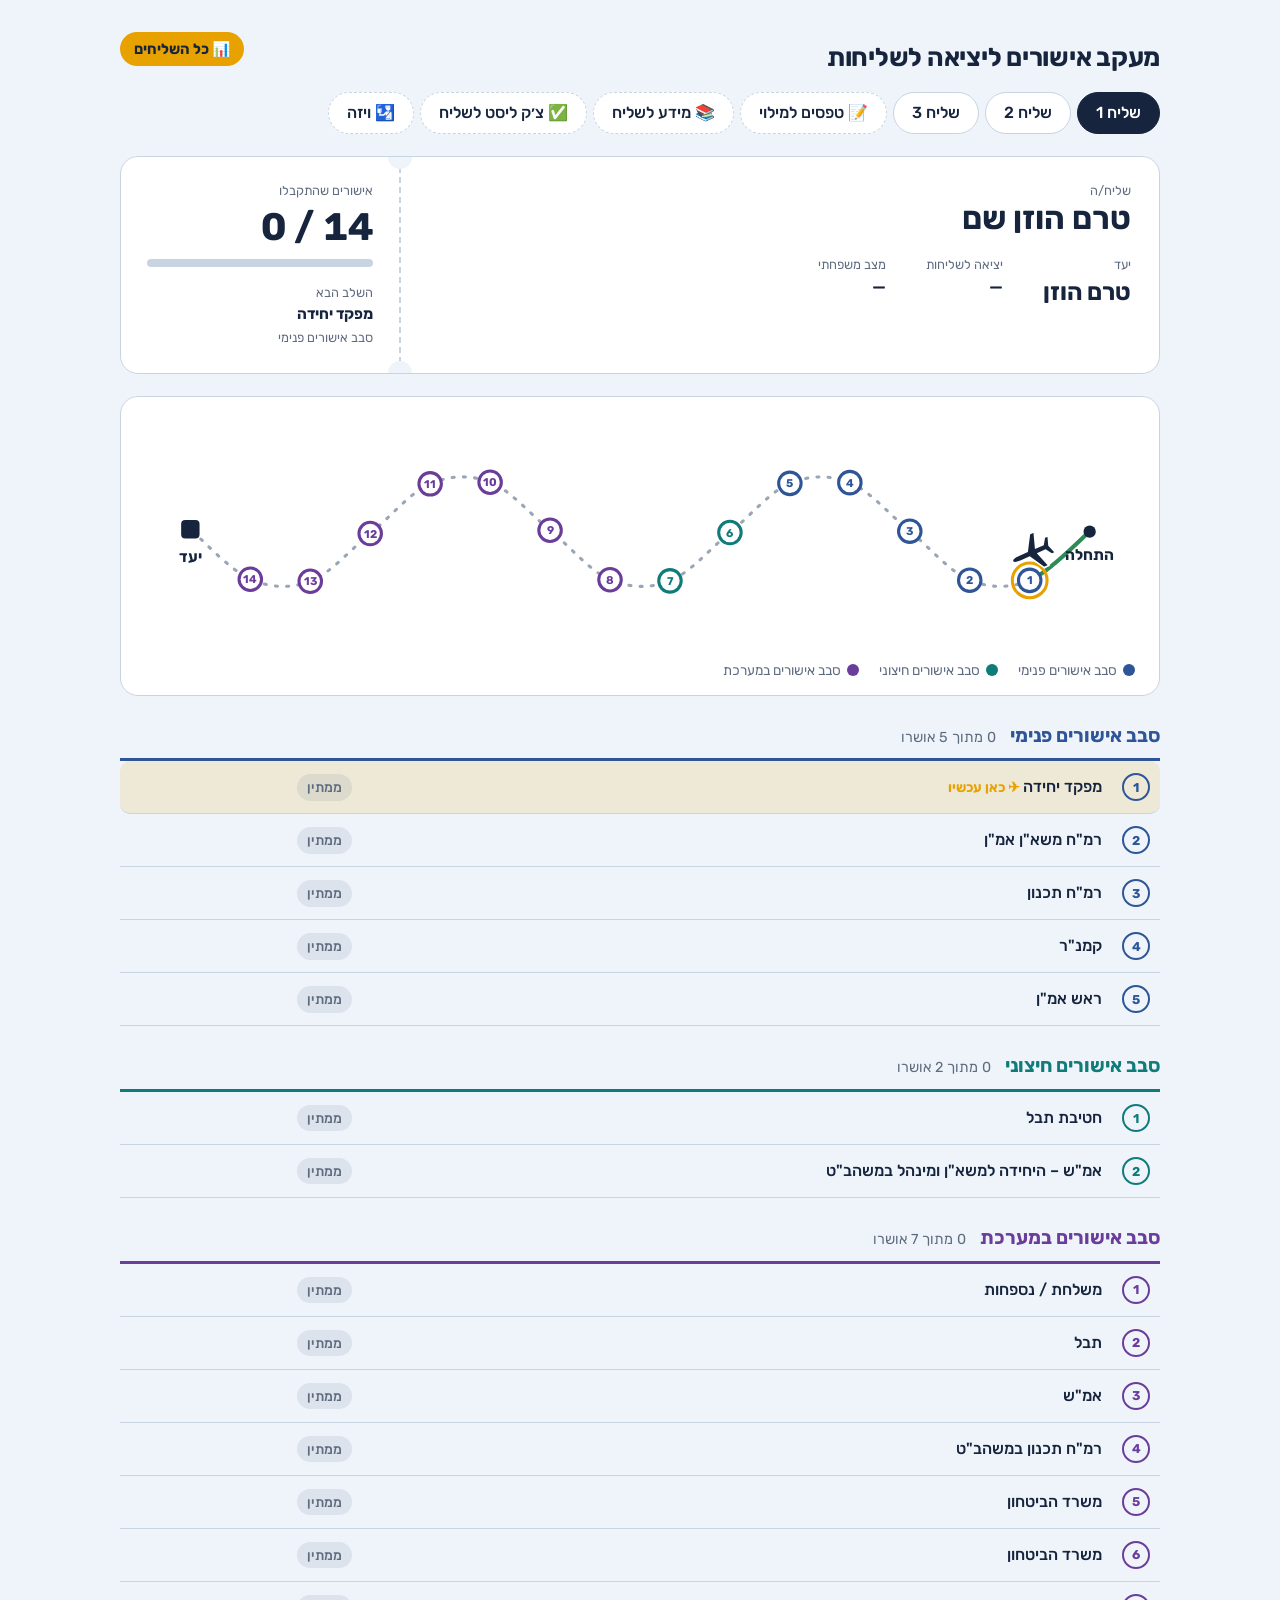
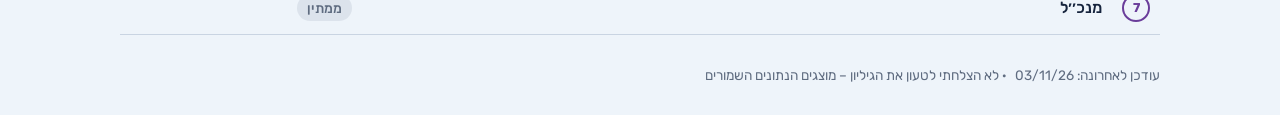
<file: index-2.html>
<!DOCTYPE html>
<html lang="he" dir="rtl">
<head>
  <meta charset="UTF-8">
  <meta name="viewport" content="width=device-width, initial-scale=1, viewport-fit=cover">
  <title>מעקב אישורים ליציאה לשליחות</title>
  <link rel="icon" href="data:image/svg+xml,<svg xmlns='http://www.w3.org/2000/svg' viewBox='0 0 100 100'><text y='.9em' font-size='90'>✈️</text></svg>">
  <link rel="preconnect" href="https://fonts.googleapis.com">
  <link rel="preconnect" href="https://fonts.gstatic.com" crossorigin>
  <link href="https://fonts.googleapis.com/css2?family=Rubik:wght@400;500;700&display=swap" rel="stylesheet">
  <link rel="stylesheet" href="style.css?v=20261119a">
  <link rel="manifest" href="manifest.webmanifest">
  <link rel="apple-touch-icon" href="icon-180.png">
  <meta name="apple-mobile-web-app-capable" content="yes">
  <meta name="apple-mobile-web-app-title" content="מעקב שליחות">
  <meta name="theme-color" content="#16243D">
</head>
<body>
  <header class="top">
    <h1 id="site-title">מעקב אישורים ליציאה לשליחות</h1>
    <nav class="tabs" id="tabs" aria-label="בחירת נסיעה"></nav>
  </header>

  <main>
    <!-- כרטיס עלייה למטוס -->
    <!-- דגשים בראש לשונית האוריינטציה -->
    <section class="orient-top" id="orient-top" hidden aria-label="דגשים לאוריינטציה">
      <p class="orient-note" id="orient-note"></p>
      <div class="calc" id="calc">
        <h2>🧮 מחשבון אש״ל ולינה</h2>
        <div class="calc-grid">
          <label class="cf wide"><span>מדינה / עיר יעד</span>
            <input id="c-dest" list="c-dest-list" placeholder="הקלידו מדינה או עיר, למשל: ארה״ב, פריז, Germany" autocomplete="off">
            <datalist id="c-dest-list"></datalist></label>
          <label class="cf"><span>תאריך יציאה</span><input id="c-from" type="date"></label>
          <label class="cf"><span>תאריך חזרה</span><input id="c-to" type="date"></label>
        </div>
        <div class="calc-out" id="c-out" aria-live="polite"></div>
        <p class="calc-sum" id="c-sum" aria-live="polite"></p>
        <p class="calc-note" id="c-note"></p>
      </div>
      <div class="notes-list" id="orient-notes"></div>
    </section>

    <section class="pass trip-only" aria-label="פרטי הנסיעה">
      <div class="pass-main">
        <div class="field">
          <span class="lbl">שליח/ה</span>
          <span class="val big" id="traveler"></span>
        </div>
        <div class="route">
          <div class="field">
            <span class="lbl">יעד</span>
            <span class="val dest" id="destination"></span>
          </div>
          <div class="field">
            <span class="lbl" id="departure-lbl">יציאה לשליחות</span>
            <span class="val" id="departure"></span>
          </div>
          <div class="field">
            <span class="lbl">מצב משפחתי</span>
            <span class="val" id="marital"></span>
          </div>
          <div class="field" id="f-spouse" hidden>
            <span class="lbl">בן/בת זוג</span>
            <span class="val" id="spouse"></span>
          </div>
          <div class="field" id="f-kids" hidden>
            <span class="lbl">כמות ילדים</span>
            <span class="val" id="kids"></span>
          </div>
        </div>
        <p class="countdown" id="countdown" hidden></p>
      </div>
      <div class="pass-stub">
        <span class="lbl">אישורים שהתקבלו</span>
        <span class="count" id="count"></span>
        <div class="bar" aria-hidden="true"><span id="bar-fill"></span></div>
        <p class="next" id="next"></p>
      </div>
    </section>

    <!-- מפת הטיסה -->
    <section class="map-wrap trip-only" aria-label="מסלול האישורים">
      <div class="map-scroll">
        <svg id="map" viewBox="0 0 1000 240" role="img" aria-labelledby="map-desc">
          <desc id="map-desc">מסלול טיסה שבו כל נקודה היא אישור, והמטוס עומד בשלב הנוכחי</desc>
        </svg>
      </div>
      <ul class="legend" id="legend"></ul>
    </section>

    <!-- טפסים למילוי -->
    <section class="forms" id="forms-section" aria-labelledby="forms-title" hidden>
      <h2 id="forms-title">📝 מסמכים וטפסים</h2>
      <p class="forms-hint">ממלאים באתר („מילוי מקוון”), לוחצים „הפקת הטופס” ושולחים בוואטסאפ. טופס שמולא מסומן ✓.</p>
      <p class="docs-summary" id="docs-summary" hidden></p>
      <div class="my-folder" id="my-folder" hidden></div>
      <ul class="forms-list" id="forms-list"></ul>
    </section>

    <!-- רשימת הסבבים -->
    <p id="empty-note" class="empty-note trip-only" hidden>עוד לא הוגדרו אישורים ללשונית הזו. כדי להוסיף – ממלאים סטטוס בעמודה שלה בגיליון.</p>
    <div id="rounds" class="trip-only"></div>

    <!-- לפני הנסיעה – מקדמה (אוריינטציה) -->
    <section class="after-trip" id="before-trip" hidden aria-labelledby="before-title">
      <h2 id="before-title">💳 לפני הנסיעה – מקדמה / הקצאה בכרטיס אשראי</h2>
      <ol class="after-list">
        <li><strong>טופס מקדמה מזומן / הקצאה בכרטיס אשראי</strong>
          <div class="form-acts"><a class="fbtn primary" id="adv-online" href="form.html?f=advance">✍️ מילוי מקוון</a><a class="fbtn" href="form-advance.pdf" download>⬇ הורדה</a></div></li>
        <li><strong>צילום כרטיס האשראי האישי</strong> משני צדדיו.</li>
        <li><strong>טופס ניהול חשבון.</strong></li>
      </ol>
    </section>

    <!-- אחרי הנסיעה (אוריינטציה) -->
    <section class="after-trip" id="after-trip" hidden aria-labelledby="after-title">
      <h2 id="after-title">📄 אחרי הנסיעה – התחשבנות</h2>
      <p>לאחר החזרה מהנסיעה יש לקבוע תור ב-<strong>MY VISIT</strong> ולהביא את המסמכים הבאים:</p>
      <ol class="after-list">
        <li><strong>טופס התחשבנות</strong>
          <div class="form-acts"><a class="fbtn primary" id="settle-online" href="form.html?f=settlement">✍️ מילוי מקוון</a><a class="fbtn" href="form-settlement.pdf" download>⬇ הורדה</a></div></li>
        <li><strong>קבלת מלון</strong> – במידה והמלון לא שולם מראש, יש לוודא שהמלון מביא קבלה עם: שם על הקבלה, ופירוט מחיר לכל לילה. עלות פר לילה לחדר חייבת לעמוד בקצובה שנקבעה (העלות לא חייבת להיות זהה בכל הלילות). במלון שהוזמן עצמאית – יש לוודא מול המלון את העלות פר לילה לחדר ושהיא לא חורגת מהקצובה.</li>
        <li><strong>קבלה על תחבורה בארץ</strong>
          <ul>
            <li>אין תקרה – יש למצות את האופציה הזולה ביותר בהתאם לזמינות (תחבורה ציבורית ← מונית).</li>
            <li>אפשר להחנות את הרכב בחנייה מקורה עד <strong>45 ₪ ליום</strong>, על ימי התפקיד בלבד. מי שבוחר חנייה יקרה יותר – משלים מכיסו את ההפרש לכל יום.</li>
            <li>נוסע שגר במרחק גדול משדה התעופה מתבקש לבחון הגעה בתחבורה ציבורית, באופן מלא או חלקי, משיקולי סבירות ומידתיות. יש לעדכן את קצין הנסיעות על עלויות גבוהות לטובת אישור משרד הביטחון על ההחזר.</li>
          </ul></li>
        <li><strong>קבלה על תחבורה בחו״ל</strong> – בנסיעות אוריינטציה יש הגבלה של עד <strong>200 דולר</strong>. גם השכרת רכב נכנסת בתקרה הזו, וכל הוצאה מעבר לתקרה היא על חשבון השליח.</li>
        <li><strong>אש״ל (ארוחות)</strong> – בטופס ההתחשבנות מצהירים מה קיבלתם ומה לא קיבלתם.</li>
        <li><strong>צילום כרטיס אשראי</strong> ברור משני הצדדים – <strong>לשלוח בוואטסאפ</strong>.</li>
        <li><strong>כרטיס הטיסה</strong> שנשלח אליכם בתחילת הנסיעה.</li>
      </ol>
    </section>

    <!-- מידע לשליח -->
    <section class="info mission-only" id="info-section" hidden aria-labelledby="info-title">
      <h2 id="info-title">📚 מידע לשליח</h2>
      <div class="search-box" role="search">
        <label for="q" class="search-lbl">🔍 יש לך שאלה? כתבו כאן</label>
        <div class="search-row">
          <input id="q" type="search" placeholder="למשל: כמה לילות מלון? חניה בשדה? ילדים בגיל גיוס" autocomplete="off" enterkeyhint="search">
          <button type="button" class="fbtn primary" id="q-go">חיפוש</button>
        </div>
        <p class="search-hint">החיפוש מציג קטעים מתוך המידע באתר ומתוך חוברת ההכנה לשליחות, עם המקור. הנוסח המחייב – הוראות התכ״ם.</p>
        <div id="q-results" aria-live="polite"></div>
      </div>
      <div class="faq" id="faq" hidden>
        <h3>❓ שאלות נפוצות</h3>
        <div id="faq-list"></div>
      </div>
      <div class="notes-list" id="notes-list"></div>
      <div class="info-grid" id="info-list"></div>
      <details class="a2hs"><summary>📲 איך שמים את האתר במסך הבית של הטלפון</summary>
        <p><strong>אייפון (Safari):</strong> לוחצים על כפתור השיתוף <span aria-hidden="true">⬆️</span> ← „הוספה למסך הבית” ← „הוסף”.</p>
        <p><strong>אנדרואיד (Chrome):</strong> לוחצים על ⋮ למעלה ← „הוספה למסך הבית” / „התקנת האפליקציה”.</p>
        <p>מעכשיו האתר נפתח מהאייקון ✈️ כמו אפליקציה.</p>
      </details>
      <p class="takam-note">⚖️ <strong>אין להסתמך על המידע שבכרטיסים בדף הזה</strong> – הוא סיכום כללי בלבד. לפני כל החלטה יש להיכנס <strong>להוראות התכ״ם</strong> ולבדוק את הנוסח העדכני. במקרה של סתירה בין החוברת או הדף הזה לבין הוראות התכ״ם – <strong>הוראות התכ״ם גוברות</strong>.</p>
    </section>

    <!-- זכויות השליח -->
    <section class="rights mission-only" id="rights-section" hidden aria-labelledby="rights-title">
      <h2 id="rights-title">🧭 הזכויות שלך כשליח/ה</h2>
      <p class="forms-hint">סיכום מתוך הצ׳ק ליסט לפני שליחות. הנוסח המחייב – הוראות התכ״ם.</p>
      <div class="rights-grid" id="rights-list"></div>
    </section>

    <!-- צ'ק ליסט -->
    <section class="checklist mission-only" id="checklist-section" hidden aria-labelledby="cl-title">
      <h2 id="cl-title">✅ צ׳ק ליסט לשליחות</h2>
      <p class="forms-hint">מסמנים ✓ על כל משימה שסיימת. הסימונים נשמרים במכשיר שלך. בסוף – חותמים על אישור שסיימת הכול.</p>
      <p class="cl-status" id="cl-status" hidden></p>
      <div class="cl-progress"><span id="cl-count"></span><div class="bar" aria-hidden="true"><span id="cl-bar"></span></div></div>
      <div id="cl-list"></div>
      <div class="cl-done"><a class="fbtn primary" id="cl-sign" href="form.html?f=checklist">✍️ סיימתי – חתימה על אישור סיום</a></div>
    </section>

    <!-- ויזה -->
    <section class="visa" id="visa-section" hidden aria-labelledby="visa-title">
      <h2 id="visa-title"></h2>
      <p class="forms-hint" id="visa-sub"></p>
      <div class="form-acts visa-links">
        <a class="fbtn primary" id="visa-site" target="_blank" rel="noopener">🌐 לאתר בקשת הוויזה</a>
        <a class="fbtn" id="visa-pdf" download>⬇ הורדת המדריך (PDF)</a>
      </div>
      <label class="visa-ch"><span>קפיצה לפרק</span><select id="visa-chapter"></select></label>
      <div class="viewer" id="visa-viewer">
        <figure class="slide"><img id="visa-img" alt=""></figure>
        <div class="viewer-bar">
          <button type="button" class="vbtn" id="visa-prev" aria-label="השקופית הקודמת">→</button>
          <span id="visa-count" aria-live="polite"></span>
          <button type="button" class="vbtn" id="visa-next" aria-label="השקופית הבאה">←</button>
          <a class="vzoom" id="visa-zoom" target="_blank" rel="noopener">🔍 הגדלה</a>
        </div>
      </div>
      <div class="thumbs" id="visa-thumbs"></div>
    </section>
  </main>

  <footer class="foot"><span id="updated-wrap">עודכן לאחרונה: <span id="updated"></span></span> <span id="sync-state"></span></footer>

  <script src="data.js?v=20261119a"></script>
  <script src="mission-info.js?v=20261119a"></script>
  <script src="allowances.js?v=20261119a"></script>
  <script src="app.js?v=20261119a"></script>
</body>
</html>
</file>
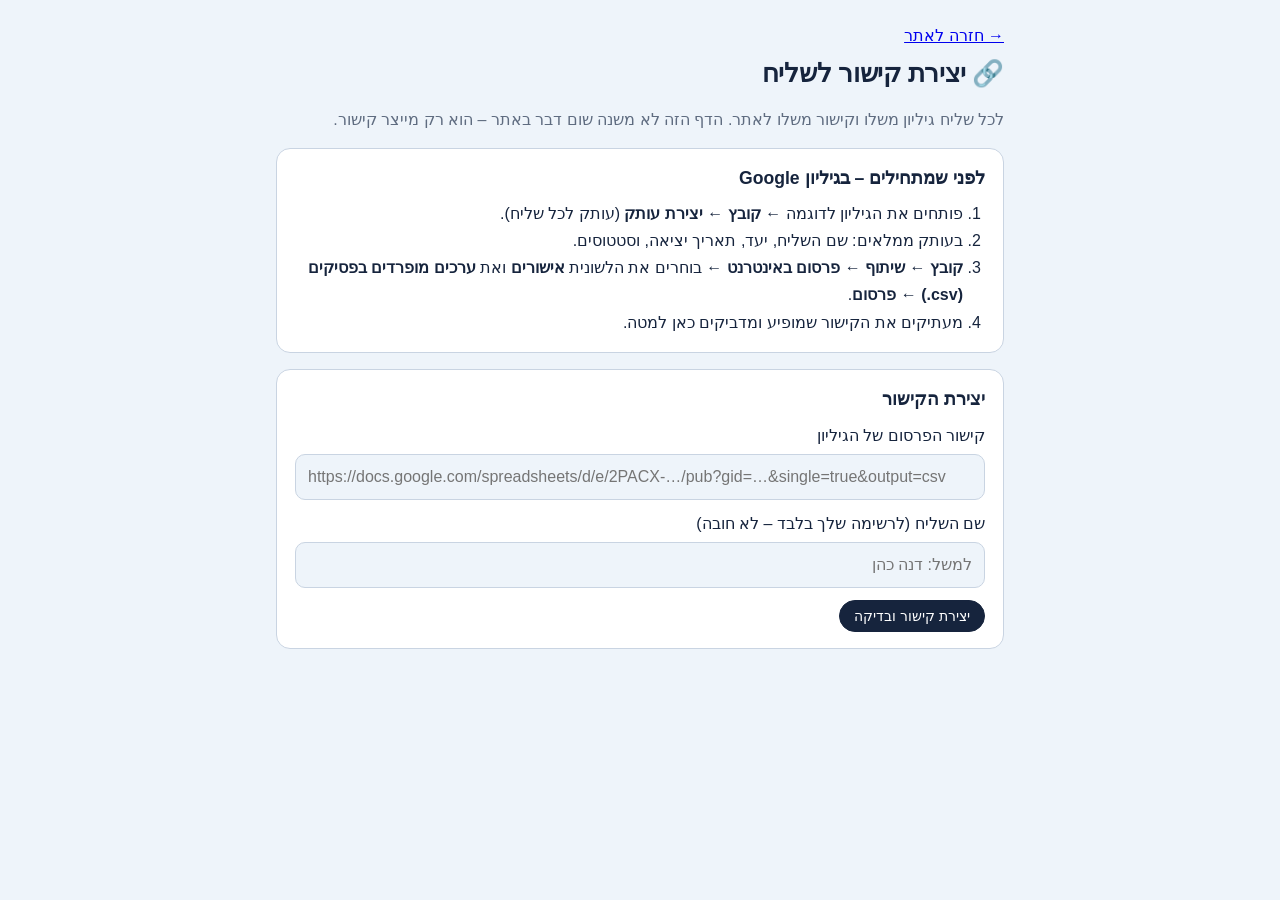
<file: link.html>
<!doctype html>
<html lang="he" dir="rtl">
<head>
<meta charset="utf-8">
<meta name="viewport" content="width=device-width, initial-scale=1">
<title>יצירת קישור לשליח</title>
<meta name="robots" content="noindex">
<link rel="stylesheet" href="style.css">
<style>
  .lk{max-width:760px;margin:0 auto;padding:24px 16px 60px}
  .lk h1{font-size:1.6rem;margin:6px 0 4px}
  .lk .muted{color:var(--muted)}
  .card{background:var(--paper);border:1px solid var(--line);border-radius:14px;padding:16px 18px;margin:16px 0}
  .card h2{font-size:1.1rem;margin:0 0 8px}
  .card ol{margin:0;padding-inline-start:22px;line-height:1.7}
  .fld{display:flex;flex-direction:column;gap:6px;margin:12px 0;font-weight:500}
  .fld input{font:inherit;font-weight:400;color:var(--ink);background:var(--sky);border:1.5px solid var(--line);border-radius:10px;padding:10px 12px;direction:ltr;text-align:left}
  .fld input.he{direction:rtl;text-align:right}
  .fld input:focus{outline:3px solid color-mix(in srgb,var(--amber) 60%,transparent);border-color:var(--amber)}
  .row{display:flex;gap:8px;flex-wrap:wrap;align-items:center;margin-top:10px}
  .msg{margin:10px 0 0;padding:10px 12px;border-radius:10px;font-weight:500}
  .msg.ok{background:color-mix(in srgb,var(--ok) 14%,transparent);color:var(--ok)}
  .msg.bad{background:color-mix(in srgb,var(--no) 12%,transparent);color:var(--no)}
  .out{direction:ltr;text-align:left;word-break:break-all;background:var(--sky);border:1px dashed var(--line);border-radius:10px;padding:10px 12px;font-size:.92rem;margin-top:10px}
  table{width:100%;border-collapse:collapse;font-size:.92rem}
  th,td{border-bottom:1px solid var(--line);padding:8px 6px;text-align:right;vertical-align:middle}
  td.u{direction:ltr;text-align:left;word-break:break-all;font-size:.8rem;color:var(--muted)}
  .fbtn.wa{background:#1fa855;border-color:#1fa855;color:#fff}
  .small{font-size:.85rem}
</style>
</head>
<body>
<main class="lk">
  <a class="back" href="index.html">→ חזרה לאתר</a>
  <h1>🔗 יצירת קישור לשליח</h1>
  <p class="muted">לכל שליח גיליון משלו וקישור משלו לאתר. הדף הזה לא משנה שום דבר באתר – הוא רק מייצר קישור.</p>

  <section class="card">
    <h2>לפני שמתחילים – בגיליון Google</h2>
    <ol>
      <li>פותחים את הגיליון לדוגמה ← <b>קובץ ← יצירת עותק</b> (עותק לכל שליח).</li>
      <li>בעותק ממלאים: שם השליח, יעד, תאריך יציאה, וסטטוסים.</li>
      <li><b>קובץ ← שיתוף ← פרסום באינטרנט</b> ← בוחרים את הלשונית <b>אישורים</b> ואת <b>ערכים מופרדים בפסיקים (csv.)</b> ← <b>פרסום</b>.</li>
      <li>מעתיקים את הקישור שמופיע ומדביקים כאן למטה.</li>
    </ol>
  </section>

  <section class="card">
    <h2>יצירת הקישור</h2>
    <label class="fld">קישור הפרסום של הגיליון
      <input id="pub" type="url" placeholder="https://docs.google.com/spreadsheets/d/e/2PACX-…/pub?gid=…&single=true&output=csv" autocomplete="off">
    </label>
    <label class="fld">שם השליח (לרשימה שלך בלבד – לא חובה)
      <input id="nm" class="he" type="text" placeholder="למשל: דנה כהן" autocomplete="off">
    </label>
    <div class="row"><button class="fbtn primary" id="go" type="button">יצירת קישור ובדיקה</button></div>
    <p class="msg" id="msg" hidden></p>
    <div id="res" hidden>
      <div class="out" id="out"></div>
      <div class="row">
        <button class="fbtn primary" id="copy" type="button">📋 העתקה</button>
        <a class="fbtn wa" id="wa" target="_blank" rel="noopener">📲 שליחה בוואטסאפ</a>
        <a class="fbtn" id="open" target="_blank" rel="noopener">👀 פתיחה</a>
      </div>
    </div>
  </section>

  <section class="card" id="saved-card" hidden>
    <h2>הקישורים שיצרת (נשמרים רק במכשיר הזה)</h2>
    <table><thead><tr><th>שליח</th><th>קישור</th><th></th></tr></thead><tbody id="saved"></tbody></table>
  </section>
</main>
<script>
const $ = id => document.getElementById(id);
const BASE = location.href.replace(/link\.html.*$/, "");
const KEY = "traveler-links";
function parsePub(u){
  u = (u || "").trim();
  const m = u.match(/docs\.google\.com\/spreadsheets\/d\/e\/(2PACX-[\w-]{20,})\//);
  if(!m) return null;
  const g = (u.match(/[?&]gid=(\d+)/) || [])[1] || "";
  return { s: m[1], g };
}
const makeLink = p => BASE + "?s=" + p.s + (p.g ? "&g=" + p.g : "");
const csvUrl = p => `https://docs.google.com/spreadsheets/d/e/${p.s}/pub?${p.g ? "gid=" + p.g + "&single=true&" : ""}output=csv`;
function show(t, ok){ const m = $("msg"); m.hidden = false; m.className = "msg " + (ok ? "ok" : "bad"); m.textContent = t; }
function load(){ try{ return JSON.parse(localStorage.getItem(KEY) || "[]"); }catch(e){ return []; } }
function save(v){ try{ localStorage.setItem(KEY, JSON.stringify(v)); }catch(e){} }
function renderSaved(){
  const v = load(), tb = $("saved"); tb.innerHTML = ""; $("saved-card").hidden = !v.length;
  v.forEach((r, i) => {
    const tr = document.createElement("tr");
    const a = document.createElement("td"); a.textContent = r.name || "—";
    const b = document.createElement("td"); b.className = "u"; b.textContent = r.link;
    const c = document.createElement("td");
    const cp = document.createElement("button"); cp.className = "fbtn small"; cp.type = "button"; cp.textContent = "📋";
    cp.onclick = () => navigator.clipboard && navigator.clipboard.writeText(r.link).then(() => { cp.textContent = "✓"; setTimeout(() => cp.textContent = "📋", 1500); });
    const rm = document.createElement("button"); rm.className = "fbtn small"; rm.type = "button"; rm.textContent = "✕"; rm.setAttribute("aria-label","מחיקה מהרשימה");
    rm.onclick = () => { const x = load(); x.splice(i, 1); save(x); renderSaved(); };
    c.append(cp, " ", rm); tr.append(a, b, c); tb.append(tr);
  });
}
function readName(txt){
  const line = txt.split(/\r?\n/).find(l => l.startsWith("שם השליח"));
  if(!line) return "";
  const cells = line.split(","); return (cells[3] || "").replace(/^"|"$/g, "").trim();
}
$("go").onclick = async () => {
  $("res").hidden = true;
  const p = parsePub($("pub").value);
  if(!p){ show("זה לא נראה כמו קישור פרסום של Google Sheets. הקישור צריך להתחיל ב-https://docs.google.com/spreadsheets/d/e/2PACX-", false); return; }
  const link = makeLink(p);
  $("out").textContent = link; $("open").href = link;
  const nm = $("nm").value.trim();
  $("wa").href = "https://wa.me/?text=" + encodeURIComponent((nm ? `היי ${nm}, ` : "") + "זה הקישור האישי שלך למעקב היציאה לשליחות:\n" + link);
  $("res").hidden = false;
  show("בודק את הגיליון…", true);
  try{
    const r = await fetch(csvUrl(p) + "&_=" + Date.now(), { cache: "no-store" });
    if(!r.ok) throw new Error(r.status);
    const t = await r.text();
    if(!t.includes("סבב")) throw new Error("format");
    const found = readName(t);
    show("✓ הגיליון נמצא" + (found ? ` – שם השליח: ${found}` : "") + ". הקישור מוכן.", true);
    if(!nm && found) $("nm").value = found;
  } catch(e){
    show(e.message === "format" ? "הגיליון נפתח, אבל לא נמצאה בו טבלת האישורים. ודאו שפרסמתם את הלשונית „אישורים” בפורמט CSV." : "לא הצלחתי לפתוח את הגיליון. ודאו שהוא מפורסם באינטרנט (קובץ ← שיתוף ← פרסום באינטרנט). הקישור נוצר בכל זאת.", false);
  }
  const v = load().filter(x => x.link !== link); v.unshift({ name: $("nm").value.trim(), link }); save(v.slice(0, 50)); renderSaved();
};
$("copy").onclick = () => { const t = $("out").textContent; (navigator.clipboard ? navigator.clipboard.writeText(t) : Promise.reject()).then(() => { $("copy").textContent = "✓ הועתק"; setTimeout(() => $("copy").textContent = "📋 העתקה", 1500); }).catch(() => {}); };
renderSaved();
</script>
</body>
</html>
</file>
<file: style.css>
:root{
  --sky:#EEF4FA;        /* רקע */
  --paper:#FFFFFF;      /* משטחים */
  --ink:#16243D;        /* טקסט ראשי */
  --muted:#5F6C80;      /* טקסט משני */
  --line:#C9D4E2;       /* קווים */
  --runway:#9AA6B6;     /* מסלול שעוד לא עבר */
  --amber:#E8A200;      /* השלב הנוכחי */
  --ok:#2E8B57;         /* אושר */
  --no:#C2410C;         /* נדחה */
  --wait:#B7791F;       /* בטיפול */
  color-scheme: light;
}
@media (prefers-color-scheme: dark){
  :root{
    --sky:#0F1A2B; --paper:#17253A; --ink:#E7EEF7; --muted:#9FB0C5;
    --line:#2C3D56; --runway:#4C5D75; --ok:#4CC28A; --no:#F07A4A; --wait:#E3B04B;
    color-scheme: dark;
  }
}
*{box-sizing:border-box}
html{scroll-padding-top:env(safe-area-inset-top,0px)}
body{
  margin:0; background:var(--sky); color:var(--ink);
  font-family:"Rubik","Segoe UI","Arial Hebrew",Arial,sans-serif;
  font-size:16px; line-height:1.5;
  padding:env(safe-area-inset-top,0px) 0 env(safe-area-inset-bottom,0px);
}
main,.top,.foot{max-width:1080px;margin-inline:auto;padding-inline:20px}

/* כותרת וטאבים */
.top{padding-top:28px;display:flex;flex-wrap:wrap;align-items:end;justify-content:space-between;gap:16px}
h1{font-size:1.6rem;font-weight:700;margin:0;letter-spacing:-.01em}
.tabs{display:flex;gap:6px}
.tabs button{
  font:inherit;font-weight:500;border:1.5px solid var(--line);background:var(--paper);color:var(--ink);
  padding:8px 18px;border-radius:999px;cursor:pointer
}
.tabs button[aria-selected="true"]{background:var(--ink);color:var(--paper);border-color:var(--ink)}
.tabs button:focus-visible,.step:focus-visible{outline:3px solid var(--amber);outline-offset:2px}

/* כרטיס עלייה למטוס */
.pass{
  margin-top:22px;display:grid;grid-template-columns:1fr 280px;
  background:var(--paper);border-radius:18px;overflow:hidden;
  border:1px solid var(--line)
}
.pass-main{padding:24px 28px;display:flex;flex-direction:column;gap:18px}
.pass-stub{
  padding:24px 26px;border-inline-start:2px dashed var(--line);position:relative;
  display:flex;flex-direction:column;gap:6px
}
.pass-stub::before,.pass-stub::after{
  content:"";position:absolute;inset-inline-start:-13px;width:24px;height:24px;border-radius:50%;background:var(--sky)
}
.pass-stub::before{top:-12px}.pass-stub::after{bottom:-12px}
.field{display:flex;flex-direction:column}
.lbl{font-size:.8rem;color:var(--muted)}
.val{font-size:1.15rem;font-weight:500}
.val.big{font-size:2rem;font-weight:700;line-height:1.15}
.val.dest{font-size:1.5rem;font-weight:700}
.route{display:flex;gap:40px;flex-wrap:wrap}
.count{font-size:2.4rem;font-weight:700;font-variant-numeric:tabular-nums;line-height:1.1}
.bar{height:8px;background:var(--line);border-radius:99px;overflow:hidden;margin-block:4px 8px}
.bar span{display:block;height:100%;background:var(--ok);border-radius:99px;width:0;transition:width .8s ease}
.next{margin:0;font-size:.95rem}
.next strong{display:block}

/* מפה */
.map-wrap{margin-top:22px;background:var(--paper);border:1px solid var(--line);border-radius:18px;padding:12px 8px 14px}
.map-scroll{overflow-x:auto}
#map{display:block;width:100%;min-width:640px;height:auto}
#map text{font-family:inherit;fill:var(--ink)}
.wp{cursor:default}
.legend{list-style:none;margin:6px 16px 0;padding:0;display:flex;flex-wrap:wrap;gap:6px 20px;font-size:.85rem;color:var(--muted)}
.legend i{display:inline-block;width:12px;height:12px;border-radius:50%;margin-inline-end:6px;vertical-align:-1px}

/* סבבים */
.round{margin-top:26px}
.round-head{display:flex;flex-wrap:wrap;align-items:baseline;gap:4px 14px;padding-bottom:8px;border-bottom:3px solid var(--rc)}
.round-head h2{margin:0;font-size:1.2rem;color:var(--rc)}
.round-head .sum{color:var(--muted);font-size:.9rem}
.round-head .done{color:var(--ok);font-weight:500;font-size:.9rem}
.steps{list-style:none;margin:0;padding:0}
.step{
  display:grid;grid-template-columns:36px 1fr 120px 90px;align-items:center;gap:12px;
  padding:12px 10px;border-bottom:1px solid var(--line)
}
.step .num{
  width:28px;height:28px;border-radius:50%;display:grid;place-items:center;font-size:.8rem;font-weight:700;
  border:2px solid var(--rc);color:var(--rc)
}
.step.ok .num{background:var(--rc);color:#fff}
.step .role{font-weight:500}
.step .who{color:var(--muted)}
.step .who.empty{opacity:.6}
.step .date{color:var(--muted);font-size:.85rem;font-variant-numeric:tabular-nums}
.chip{font-size:.85rem;font-weight:500;padding:3px 10px;border-radius:99px;justify-self:start;white-space:nowrap}
.chip.ok{color:var(--ok);background:color-mix(in srgb,var(--ok) 14%,transparent)}
.chip.wait{color:var(--wait);background:color-mix(in srgb,var(--wait) 16%,transparent)}
.chip.no{color:var(--no);background:color-mix(in srgb,var(--no) 14%,transparent)}
.chip.pending{color:var(--muted);background:color-mix(in srgb,var(--muted) 12%,transparent)}
.step.current{background:color-mix(in srgb,var(--amber) 14%,transparent);border-radius:10px}
.step.current .role::after{content:"  ✈ כאן עכשיו";color:var(--amber);font-weight:700;font-size:.85rem;white-space:nowrap}

.foot{padding-block:30px;color:var(--muted);font-size:.85rem}

@media (max-width:760px){
  .pass{grid-template-columns:1fr}
  .pass-stub{border-inline-start:0;border-top:2px dashed var(--line)}
  .pass-stub::before,.pass-stub::after{display:none}
  .step{grid-template-columns:32px 1fr auto;grid-template-areas:"n r c" "n r d";row-gap:2px}
  .step .num{grid-area:n}.step .role{grid-area:r}.step .chip{grid-area:c;justify-self:end}.step .date{grid-area:d;justify-self:end}
  .docs-grid{grid-template-columns:1fr}
  h1{font-size:1.3rem}
}
@media (prefers-reduced-motion:reduce){.bar span{transition:none}}
[hidden]{display:none !important}



/* טפסים למילוי */
.forms{margin-top:26px}
.forms h2{font-size:1.2rem;margin:0 0 4px}
.forms-hint{margin:0 0 12px;color:var(--muted);font-size:.9rem}
.forms-list{list-style:none;margin:0;padding:0;display:grid;grid-template-columns:repeat(auto-fill,minmax(300px,1fr));gap:12px;align-items:start}
.form-card{background:var(--paper);border:1px solid var(--line);border-radius:14px;padding:14px 16px}
.form-head{display:flex;gap:10px;align-items:center;margin-bottom:10px}
.form-num{flex:none;width:28px;height:28px;border-radius:50%;display:grid;place-items:center;font-size:.85rem;font-weight:700;border:2px solid var(--ink)}
.form-title{font-weight:500;line-height:1.3}
.form-acts{display:flex;flex-wrap:wrap;gap:8px}
.fbtn{display:inline-block;padding:7px 14px;border-radius:999px;border:1.5px solid var(--line);color:var(--ink);text-decoration:none;font-weight:500;font-size:.9rem}
.fbtn.primary{background:var(--ink);color:var(--paper);border-color:var(--ink)}
.fbtn:focus-visible{outline:3px solid var(--amber);outline-offset:2px}
.form-note{margin:10px 0 0;padding:8px 12px;border-radius:10px;font-size:.88rem;
  color:var(--ink);background:color-mix(in srgb,var(--amber) 16%,transparent);border-inline-start:3px solid var(--amber)}
#sync-state{margin-inline-start:6px}
.count{direction:ltr;text-align:right}
.my-folder{display:flex;flex-wrap:wrap;align-items:center;gap:8px 14px;margin:0 0 14px;padding:12px 14px;border-radius:14px;background:var(--paper);border:1px solid var(--line)}
.folder-hint{color:var(--muted);font-size:.88rem}

/* מידע לשליח */
.info,.rights,.checklist{margin-top:26px}
.info h2,.rights h2,.checklist h2{font-size:1.2rem;margin:0 0 8px}
.info-grid{display:grid;grid-template-columns:repeat(auto-fill,minmax(240px,1fr));gap:12px}
.info-card{display:grid;grid-template-columns:auto 1fr;grid-template-areas:"i t" "i s";column-gap:12px;align-items:center;
  padding:14px 16px;background:var(--paper);border:1px solid var(--line);border-radius:14px;color:var(--ink);text-decoration:none}
.info-card:hover{border-color:var(--ink)}
.info-card:focus-visible{outline:3px solid var(--amber);outline-offset:2px}
.info-icon{grid-area:i;font-size:1.7rem}
.info-title{grid-area:t;font-weight:500}
.info-sub{grid-area:s;color:var(--muted);font-size:.82rem}
.takam-note{margin:12px 0 0;padding:10px 14px;border-radius:10px;font-size:.92rem;background:color-mix(in srgb,var(--amber) 16%,transparent);border-inline-start:3px solid var(--amber)}
.rights-grid{display:grid;grid-template-columns:repeat(auto-fill,minmax(280px,1fr));gap:12px;align-items:start}
.right-card{background:var(--paper);border:1px solid var(--line);border-radius:14px;padding:12px 16px}
.right-card h3{margin:0 0 6px;font-size:1rem}
.right-card ul{margin:0;padding-inline-start:18px;font-size:.92rem}
.right-card li{margin:3px 0}
/* צ'ק ליסט */
.cl-progress{display:flex;align-items:center;gap:12px;margin:4px 0 12px;font-weight:500}
.cl-progress .bar{flex:1;max-width:320px;margin:0}
.cl-group{background:var(--paper);border:1px solid var(--line);border-radius:14px;padding:6px 16px 10px;margin-bottom:12px}
.cl-group h3{font-size:1rem;margin:10px 0 4px}
.cl-item{display:flex;gap:12px;align-items:flex-start;padding:10px 0;border-bottom:1px solid var(--line);cursor:pointer}
.cl-item:last-child{border-bottom:0}
.cl-item input{width:22px;height:22px;margin-top:2px;flex:none;accent-color:var(--ok)}
.cl-text{display:flex;flex-direction:column;gap:2px}
.cl-detail{color:var(--muted);font-size:.9rem}
.cl-contact{font-size:.85rem}
.cl-item.on strong{text-decoration:line-through;color:var(--muted)}
.cl-done{margin-top:8px}
.tabs{flex-wrap:wrap}
.tabs button.info-tab{border-style:dashed}
.tabs button.info-tab[aria-selected="true"]{border-style:solid}
.empty-note{margin:22px 0;padding:14px 16px;background:var(--paper);border:1px dashed var(--line);border-radius:14px;color:var(--muted)}

/* ספירה לאחור ועיכובים */
.countdown{margin:6px 0 0;font-weight:700;font-size:1.05rem;color:var(--ok)}
.countdown.soon{color:var(--amber)}
.wait-days{display:block;margin-top:4px;font-size:.85rem;color:var(--muted)}
.wait-days.late{color:var(--no);font-weight:700}
.step.late{background:color-mix(in srgb,var(--no) 8%,transparent)}
.late-tag{color:var(--no);font-weight:700;font-size:.85rem;white-space:nowrap}
/* מעקב מסמכים */
.docs-summary{margin:0 0 12px;padding:10px 14px;background:var(--paper);border:1px solid var(--line);border-radius:12px}
.doc-badge{margin-inline-start:auto;font-size:.8rem;font-weight:700;padding:2px 10px;border-radius:999px;white-space:nowrap}
.doc-badge.ok{color:var(--ok);background:color-mix(in srgb,var(--ok) 14%,transparent)}
.doc-badge.wait{color:var(--wait);background:color-mix(in srgb,var(--wait) 16%,transparent)}
.doc-badge.missing{color:var(--no);background:color-mix(in srgb,var(--no) 12%,transparent)}
.form-card.ds-ok{border-color:color-mix(in srgb,var(--ok) 50%,var(--line))}
.cl-status{margin:0 0 12px;padding:10px 14px;border-radius:12px;font-weight:700;background:var(--paper);border:1px solid var(--line)}
.cl-status.ok{color:var(--ok)} .cl-status.wait{color:var(--wait)} .cl-status.missing{color:var(--muted)}
/* מסך הבית */
.a2hs{margin:12px 0 0;background:var(--paper);border:1px solid var(--line);border-radius:12px;padding:10px 14px}
.a2hs summary{cursor:pointer;font-weight:500}
.a2hs p{margin:6px 0;font-size:.92rem}

/* דגשים במידע לשליח */
.notes-list{display:grid;gap:12px;margin-bottom:14px}
.note-card{background:var(--paper);border:1px solid var(--line);border-inline-start:4px solid var(--amber);border-radius:14px;padding:12px 16px}
.note-card h3{margin:0 0 6px;font-size:1.02rem}
.note-card p{margin:6px 0;font-size:.93rem}
.note-card ol{margin:6px 0;padding-inline-start:22px;font-size:.93rem}
.note-card li{margin:3px 0}
/* אחרי הנסיעה */
.after-trip{margin-top:26px;background:var(--paper);border:1px solid var(--line);border-radius:14px;padding:14px 18px}
.after-trip h2{font-size:1.2rem;margin:0 0 6px}
.after-list{padding-inline-start:22px;margin:8px 0 0}
.after-list>li{margin:10px 0;line-height:1.55}
.after-list ul{margin:4px 0;padding-inline-start:18px}
.after-list .form-acts{margin-top:8px}

/* לשונית אוריינטציה – דגשים למעלה */
.orient-top{margin-top:18px}
.orient-note{margin:0 0 12px;padding:12px 16px;border-radius:12px;font-weight:700;font-size:1.05rem;
  background:color-mix(in srgb,var(--amber) 20%,transparent);border-inline-start:4px solid var(--amber)}

/* חיפוש */
.search-box{background:var(--paper);border:1px solid var(--line);border-radius:14px;padding:14px 16px;margin:0 0 16px}
.search-lbl{display:block;font-weight:700;font-size:1.05rem;margin-bottom:8px}
.search-row{display:flex;gap:8px}
.search-row input{flex:1;font:inherit;color:var(--ink);background:var(--sky);border:1.5px solid var(--line);border-radius:999px;padding:10px 16px;min-width:0}
.search-row input:focus{outline:3px solid color-mix(in srgb,var(--amber) 60%,transparent);border-color:var(--amber)}
.search-hint{color:var(--muted);font-size:.82rem;margin:8px 0 0}
#q-results{margin-top:10px;display:grid;gap:10px}
.res{border:1px solid var(--line);border-radius:12px;padding:10px 14px}
.res-src{font-size:.8rem;color:var(--muted);font-weight:500;margin-bottom:4px}
.res p{margin:0;font-size:.94rem;line-height:1.6}
.res mark{background:color-mix(in srgb,var(--amber) 45%,transparent);color:inherit;border-radius:3px;padding:0 2px}
.res-link{display:inline-block;margin-top:6px;font-size:.85rem;color:var(--ink);font-weight:500}
.no-res{color:var(--muted);margin:0}

/* מחשבון אש"ל ולינה */
.calc{background:var(--paper);border:1px solid var(--line);border-radius:14px;padding:14px 16px;margin:0 0 14px}
.calc h2{font-size:1.15rem;margin:0 0 10px}
.calc-grid{display:grid;grid-template-columns:2fr 1fr 1fr;gap:10px}
.cf{display:flex;flex-direction:column;gap:4px;font-size:.88rem;font-weight:500}
.cf input{font:inherit;font-weight:400;color:var(--ink);background:var(--sky);border:1.5px solid var(--line);border-radius:10px;padding:9px 12px;min-width:0}
.cf input:focus{outline:3px solid color-mix(in srgb,var(--amber) 60%,transparent);border-color:var(--amber)}
@media (max-width:640px){.calc-grid{grid-template-columns:1fr 1fr}.cf.wide{grid-column:1/-1}}
.calc-out{display:grid;grid-template-columns:repeat(4,1fr);gap:8px;margin-top:12px}
@media (max-width:640px){.calc-out{grid-template-columns:1fr 1fr}}
.cbox{border:1px solid var(--line);border-radius:10px;padding:8px 10px;text-align:center}
.cbox span{display:block;font-size:.78rem;color:var(--muted)}
.cbox strong{font-size:1.05rem}
.calc-sum{margin:12px 0 0;padding:10px 14px;border-radius:10px;background:color-mix(in srgb,var(--ok) 12%,transparent);font-size:1rem;line-height:1.7}
.calc-sum.muted,.calc-sum .muted{color:var(--muted);font-size:.88rem}
.calc-sum.muted{background:transparent;padding:0}
.calc-note{margin:10px 0 0;color:var(--muted);font-size:.8rem}
.calc-note .warn{color:var(--no)}
.fbtn.wa{background:#1fa855;border-color:#1fa855;color:#fff}

/* לשונית ויזה */
.visa{margin-top:18px}
.visa h2{font-size:1.25rem;margin:0 0 4px}
.visa-links{margin:10px 0 14px}
.visa-ch{display:flex;flex-direction:column;gap:4px;font-size:.88rem;font-weight:500;margin-bottom:12px;max-width:420px}
.visa-ch select{font:inherit;font-weight:400;color:var(--ink);background:var(--paper);border:1.5px solid var(--line);border-radius:10px;padding:9px 12px}
.viewer{background:var(--paper);border:1px solid var(--line);border-radius:14px;padding:10px;scroll-margin-top:10px}
.slide{margin:0;background:#fff;border-radius:8px;overflow:hidden;aspect-ratio:1601/901;touch-action:pan-y}
.slide img{width:100%;height:100%;object-fit:contain;display:block}
.viewer-bar{display:flex;align-items:center;justify-content:center;gap:14px;margin-top:10px;flex-wrap:wrap}
.vbtn{font:inherit;font-size:1.3rem;width:48px;height:44px;border-radius:12px;border:1.5px solid var(--line);background:var(--sky);color:var(--ink);cursor:pointer}
.vbtn:disabled{opacity:.35;cursor:default}
.vbtn:focus-visible,.thumb:focus-visible{outline:3px solid var(--amber);outline-offset:2px}
#visa-count{font-weight:700;min-width:64px;text-align:center}
.vzoom{font-size:.88rem;color:var(--ink)}
.thumbs{display:flex;gap:8px;overflow-x:auto;padding:12px 2px 6px;scroll-snap-type:x proximity}
.thumb{flex:none;width:120px;padding:0;border:2px solid var(--line);border-radius:8px;background:#fff;cursor:pointer;position:relative;scroll-snap-align:center}
.thumb img{width:100%;display:block;border-radius:6px;aspect-ratio:16/9;object-fit:cover}
.thumb span{position:absolute;bottom:3px;inset-inline-start:3px;background:var(--ink);color:var(--paper);font-size:.72rem;border-radius:6px;padding:0 5px}
.thumb.on{border-color:var(--amber)}

.admin-btn{display:inline-block;margin:4px 0 10px;padding:6px 14px;border-radius:999px;background:var(--amber);color:#16243D;font-weight:700;text-decoration:none;font-size:.92rem}
.admin-btn:focus-visible{outline:3px solid var(--ink);outline-offset:2px}

/* התקדמות בטפסים */
.fp{margin:10px 0 0;padding-top:8px;border-top:1px dashed var(--line);font-size:.9rem;color:var(--muted)}
.fp.fp-on{color:var(--ok);font-weight:700}
.fp input{width:20px;height:20px;accent-color:var(--ok);flex:none}
.fp-pending{color:var(--amber);font-weight:700}
.form-card.fp-sent{border-color:color-mix(in srgb,var(--ok) 55%,var(--line))}
.form-card.fp-sent .fp{color:var(--ok);font-weight:700}
.fp-bar{max-width:360px;margin:8px 0 4px}
.fp-off{display:block;font-size:.85rem;color:var(--muted)}

/* ===== עיצוב דף הטפסים (גרסה 2) ===== */
.forms h2{font-size:1.45rem}
.forms-hint{display:none}
.docs-summary{display:flex;align-items:center;gap:16px;padding:14px 18px;border-radius:16px;flex-wrap:wrap}
.docs-summary .ring{flex:none;width:58px;height:58px;border-radius:50%;display:grid;place-items:center;font-weight:800;font-size:1.05rem;
  background:conic-gradient(var(--ok) var(--p),color-mix(in srgb,var(--line) 70%,transparent) 0);position:relative}
.docs-summary .ring::before{content:"";position:absolute;inset:6px;border-radius:50%;background:var(--paper)}
.docs-summary .ring b{position:relative}
.docs-summary .sum-t{font-size:1.1rem;display:block}
.docs-summary .sum-s{display:block;color:var(--muted);font-size:.9rem}
.grp-h{grid-column:1/-1;margin:14px 0 2px;font-size:1rem;font-weight:700;color:var(--muted);display:flex;align-items:center;gap:8px}
.grp-h::after{content:"";flex:1;height:1px;background:var(--line)}
.forms-list{grid-template-columns:repeat(auto-fill,minmax(min(340px,100%),1fr));gap:10px}
.form-card{padding:12px 14px;border-radius:14px;border-inline-start:5px solid var(--line);box-shadow:0 1px 2px rgb(22 36 61/.05);display:flex;flex-direction:column;gap:8px}
.form-card.fp-sent{border-color:var(--line);border-inline-start-color:var(--ok)}
.form-head{margin:0;align-items:flex-start}
.form-num{background:var(--sky);border:none;width:30px;height:30px;color:var(--ink)}
.form-card.fp-sent .form-num{background:var(--ok);color:#fff}
.form-title{font-weight:700;flex:1;padding-top:4px}
.form-head .doc-badge{margin-inline-start:0;margin-top:3px}
.st{flex:none;font-size:.78rem;font-weight:700;padding:3px 10px;border-radius:999px;background:var(--sky);color:var(--muted);margin-top:3px;white-space:nowrap}
.fp-sent .st{background:color-mix(in srgb,var(--ok) 14%,transparent);color:var(--ok)}
.form-card .fp{margin:0;margin-inline-start:40px;padding:0;border:none;font-size:.84rem;color:var(--amber)}
.form-acts{gap:6px;margin-inline-start:40px}
.forms-list .fbtn{padding:6px 14px;font-size:.88rem}
.forms-list .form-note{margin:0;margin-inline-start:40px;background:none;border:none;padding:0;color:var(--muted);font-size:.84rem;line-height:1.45}
.send-card ul{list-style:none;padding:0;margin:4px 0 0;display:grid;gap:6px}
.send-card ul li{background:var(--paper);border:1px solid var(--line);border-radius:10px;padding:7px 12px;line-height:1.4}
.send-card ul li::before{content:"";display:inline-block;width:8px;height:8px;border-radius:50%;background:currentColor;opacity:.35;margin-inline-end:10px;vertical-align:middle}
.forms-list .form-card.fp-sent .fp{color:color-mix(in srgb,var(--amber) 70%,var(--ink));font-weight:700}

/* ===== הודעה אישית, ספירת בני משפחה, אזהרת טפסים חסרים ===== */
.trav-note{display:flex;gap:12px;align-items:flex-start;margin:0 0 14px;padding:12px 16px;border-radius:14px;
  background:color-mix(in srgb,var(--amber) 14%,var(--paper));border:1px solid color-mix(in srgb,var(--amber) 45%,var(--line));border-inline-start:5px solid var(--amber)}
.trav-note[hidden]{display:none}
.trav-note .tn-ic{font-size:1.3rem;line-height:1.3}
.trav-note .tn-tx{display:flex;flex-direction:column;gap:2px;white-space:pre-line}
.trav-note .tn-tx b{font-size:.85rem;color:var(--muted)}
.trav-note .tn-tx span{font-size:1.05rem;font-weight:600}
.cd-warn{color:var(--no);font-weight:700}
.forms-list .fam-note{color:var(--ink);font-weight:600}
.fam-cnt{font-weight:700}

/* ===== מה חדש, דרכון, יומן, שאלות נפוצות ===== */
.news-pop{position:fixed;inset:0;z-index:50;display:grid;place-items:center;padding:16px;background:rgb(10 20 40/.45);animation:npf .2s ease}
.news-box{background:var(--paper);color:var(--ink);border-radius:18px;padding:22px 22px 18px;max-width:420px;width:100%;box-shadow:0 20px 60px rgb(0 0 0/.25);animation:npu .25s ease}
.news-box h2{margin:0 0 4px;font-size:1.4rem}
.news-sub{margin:0 0 10px;color:var(--muted)}
.news-box ul{list-style:none;margin:0 0 16px;padding:0;display:grid;gap:8px}
.news-box li{padding:10px 12px;border-radius:12px;font-weight:600;background:var(--sky)}
.news-box li.ok{background:color-mix(in srgb,var(--ok) 14%,transparent);color:var(--ok)}
.news-box li.no{background:color-mix(in srgb,var(--no) 12%,transparent);color:var(--no)}
.news-box .fbtn{width:100%}
@keyframes npf{from{opacity:0}}
@keyframes npu{from{transform:translateY(12px);opacity:0}}
@media (prefers-reduced-motion:reduce){.news-pop,.news-box{animation:none}}
.step.is-new{box-shadow:0 0 0 2px color-mix(in srgb,var(--ok) 55%,transparent)}
.new-tag{display:inline-block;margin-inline-start:8px;font-size:.72rem;font-weight:800;color:#fff;background:var(--ok);border-radius:999px;padding:1px 8px;vertical-align:middle}
.pass-warn{margin:6px 0 0;font-weight:700;font-size:.92rem}
.pass-warn[hidden]{display:none}
.pass-warn.bad{color:var(--no)}
.pass-warn.warn{color:color-mix(in srgb,var(--amber) 75%,var(--ink))}
.cal-btn{align-self:flex-start;width:auto;display:inline-block;margin-top:8px;font:inherit;font-size:.85rem;font-weight:600;color:var(--ink);background:var(--sky);border:1px solid var(--line);border-radius:999px;padding:4px 12px;cursor:pointer}
.cal-btn[hidden]{display:none}
.faq{margin:14px 0}
.faq h3{margin:0 0 8px;font-size:1.1rem}
.faq-item{background:var(--paper);border:1px solid var(--line);border-radius:12px;padding:0 14px;margin-bottom:8px}
.faq-item summary{cursor:pointer;font-weight:700;padding:12px 0}
.faq-item p{margin:0 0 12px;color:var(--ink);white-space:pre-line}

/* ===== ברכת יום הטיסה ===== */
.fly-wish{margin:0 0 14px;padding:16px 18px;border-radius:16px;text-align:center;font-size:1.2rem;font-weight:800;color:#fff;
  background:linear-gradient(135deg,#2E5597,#3d7bd9);box-shadow:0 6px 18px rgb(46 85 151/.25)}
.fly-wish[hidden]{display:none}
.right-card.warn{background:color-mix(in srgb,var(--no) 8%,var(--paper));border:2px solid color-mix(in srgb,var(--no) 55%,var(--line))}
.right-card.warn strong{color:var(--no);font-size:1.05em}

/* ===== מצגת בעמוד המידע ===== */
.prep{margin:14px 0 18px}
.prep h3{margin:0 0 8px;font-size:1.15rem}
.prep[hidden]{display:none}
.prep-top{display:flex;flex-wrap:wrap;gap:10px;align-items:flex-end;margin-bottom:10px}
.prep-top .visa-ch{margin:0;flex:1;min-width:220px}

/* ===== קישור „מידע לשליח” בלבד (?info) ===== */
body.info-only #tabs,body.info-only #admin-btn,body.info-only .admin-btn,body.info-only #sync-state{display:none !important}
body.info-only #info-title{display:none}
</file>
